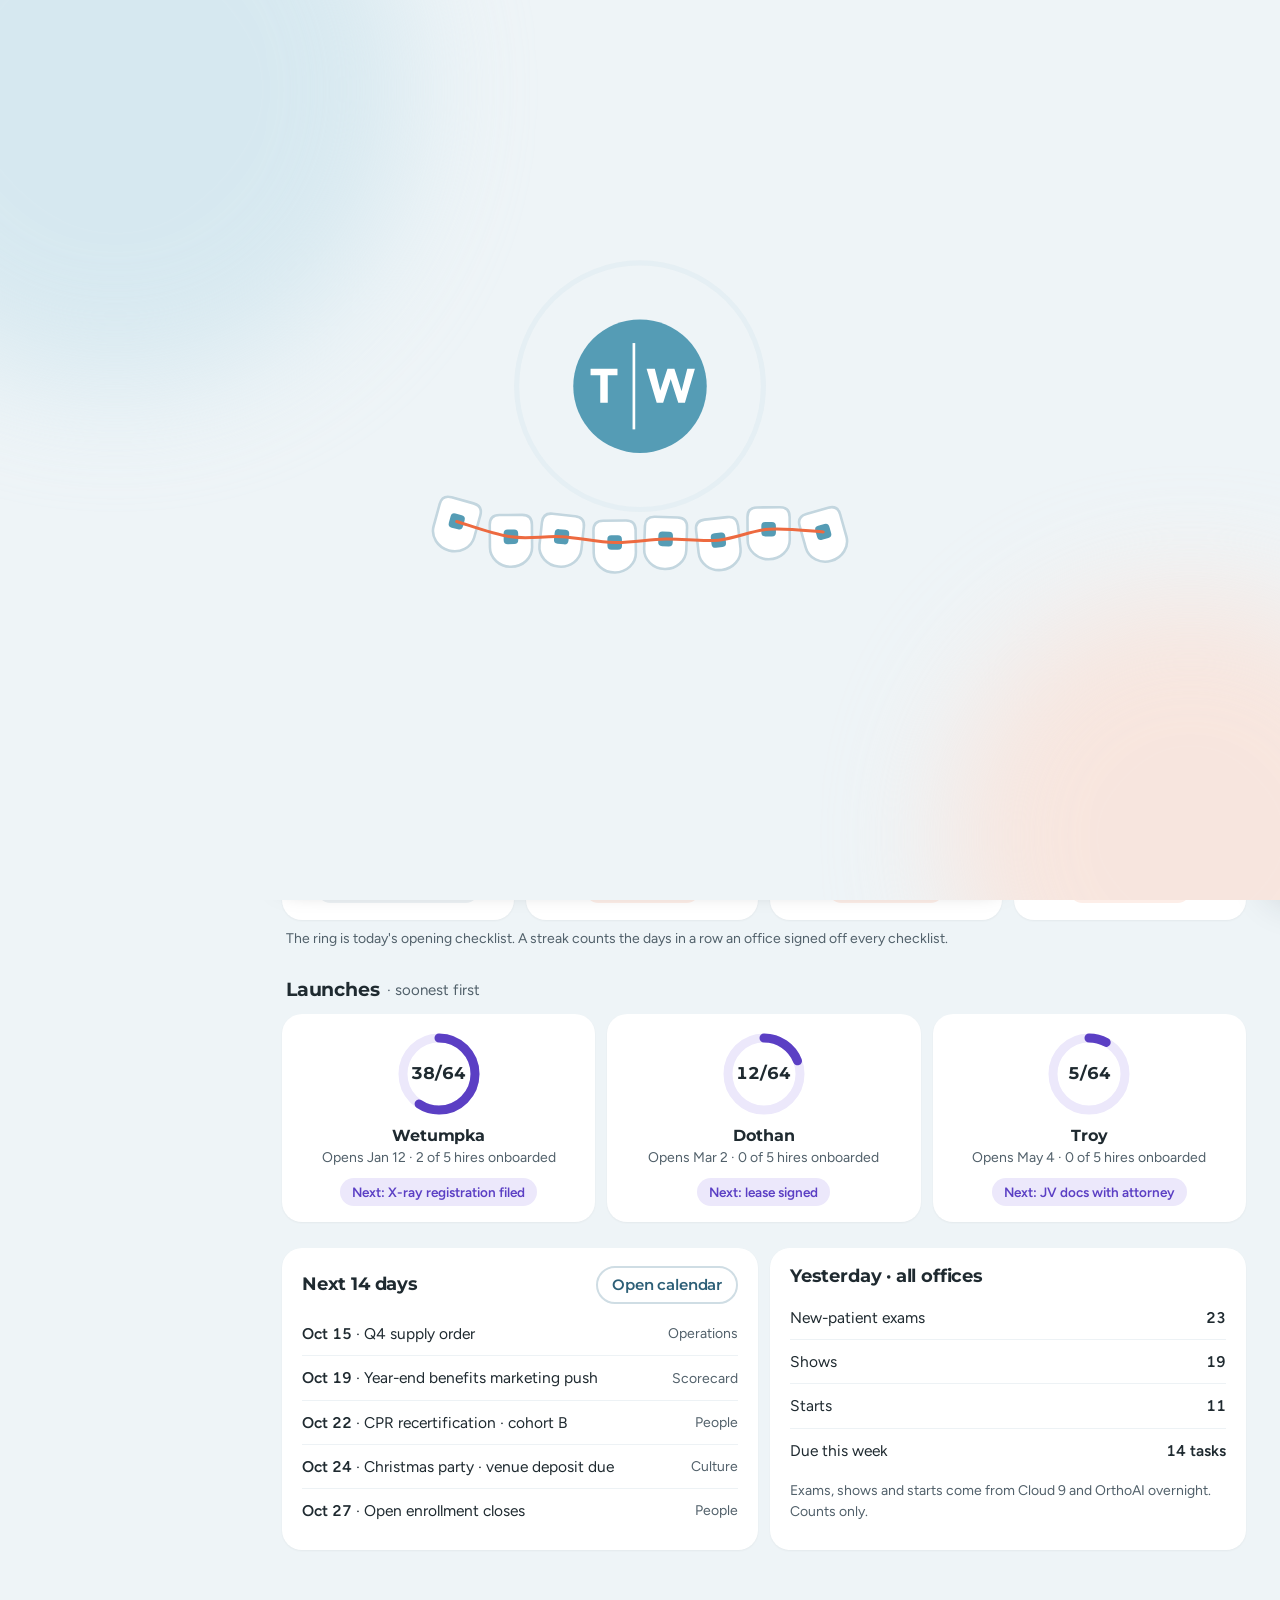
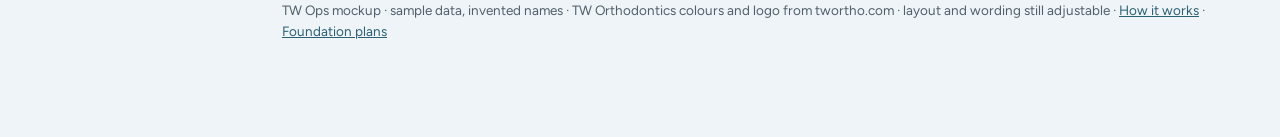
<file: index.html>
<!DOCTYPE html>
<html lang="en">
<head>
<title>TW Ops · Command Center (mockup)</title>
<meta charset="UTF-8">
<meta name="viewport" content="width=device-width, initial-scale=1">
<link href="https://fonts.googleapis.com/css2?family=Montserrat:wght@600;700&family=Figtree:wght@400;500;600&display=swap" rel="stylesheet">
<link rel="icon" type="image/svg+xml" href="assets/tw-mark.svg">
<link rel="stylesheet" href="assets/styles.css?v=18">
<script src="assets/splash.js?v=18"></script>
<script src="assets/theme.js?v=18"></script>
</head>
<body>
<script>
window.PAGE = { id: 'command', title: 'Command Center', hood: [
  { what: 'Needs you today', how: 'The same "Needs you today" section the 6:30 AM brief opens with, live on screen. It is built from rows already in the database: a missed closing checklist, an overdue task that has escalated, an approval waiting, a card about to expire. When an item is handled it leaves the list, so the screen and the email never disagree.', svc: ['job','db','mail'] },
  { what: 'Nudge', how: 'One click sends a Slack direct message (email if the person has no Slack) to the task owner. The message is generated from the task name and office only, so it can never contain patient information. The nudge is logged in the audit trail.', svc: ['mail','db'] },
  { what: 'Offices, the one that needs you first', how: 'One office record per location. Adding Wetumpka is one row; every hub, report and permission follows from it. The list is sorted so the office that needs help is always first. Each card is a query filtered by the signed-in role: Savannah sees every office, an office lead sees their own. Change "View as" in the mockup bar to see it.', svc: ['db','auth'] },
  { what: '41 of 56 checklists done', how: 'Every tick on an office screen writes one sign-off row (who, when, which station, which office) to the database, through the role check. This number is a live count of today\'s rows across the offices this account may see. Nothing is emailed around.', svc: ['db','auth'] },
  { what: '6 overdue tasks', how: 'A scheduled job runs every 15 minutes, compares due dates to the clock, marks items overdue and escalates them: office lead first, then Savannah, then the owners, after the delays you decide. The escalation itself is a row in the database and a message from the mailroom.', svc: ['job','db','mail'] },
  { what: '3 certifications expiring in 60 days', how: 'The People hub stores each card\'s expiry date. A nightly job pulls everyone expiring within 90 days, adds them to the Practice Calendar reminders and to the next morning brief.', svc: ['job','db','mail'] },
  { what: 'Exams, shows and starts', how: 'A nightly job loads yesterday\'s counts per office from Cloud 9 and OrthoAI: through the vendor\'s connection where one is offered, through a scheduled export where it is not. Counts only. No patient name ever enters TW Ops.', svc: ['job','ext','db'] },
  { what: 'Next 14 days', how: 'Practice Calendar events with reminders set at 60, 30 and 7 days. The same rows produce the "reminders firing" section of the 6:30 AM brief.', svc: ['db','job'] }
]};
</script>
<div class="wrap">
  <div class="pagehead hero">
    <div>
      <div class="lbl">Wednesday, October 14</div>
      <h1>Good morning, Savannah</h1>
      <p class="lede" id="lede" aria-live="polite"><b>4 things need you today.</b> Everything else is on track.</p>
    </div>
    <div class="chips">
      <div class="chip"><b>41/56</b><span>checklists done <button class="uth" data-h="3"></button></span></div>
      <div class="chip"><b>6</b><span>overdue tasks <button class="uth" data-h="4"></button></span></div>
      <div class="chip"><b>23</b><span>exams yesterday <button class="uth" data-h="6"></button></span></div>
    </div>
  </div>

  <h2 class="sec" data-for="owners ops lead">Needs you today <button class="uth" data-h="0"></button> <a class="btn sm" href="#" style="margin-left:auto">+ New task</a></h2>
  <ul class="todo" id="todo" data-for="owners ops lead">
    <li class="s-bad" data-for="owners ops"><span class="ic" aria-hidden="true"><svg viewBox="0 0 24 24"><circle cx="12" cy="12" r="9"/><path d="M12 7.5v5.5M12 16.4v.1"/></svg></span>
      <div class="t"><b>Enterprise missed last night's closing checklist</b><span>Behind: 4 overdue tasks, the oldest is 4 days old</span></div>
      <div class="act"><a class="more" href="huddle.html?office=Enterprise">Open office</a><button class="btn pri" type="button" data-nudge="Marcus Pell">Nudge Marcus</button><button class="uth" data-h="1"></button></div></li>
    <li class="s-warn" data-for="owners ops"><span class="ic" aria-hidden="true"><svg viewBox="0 0 24 24"><circle cx="12" cy="12" r="9"/><path d="M12 7v5l3 2"/></svg></span>
      <div class="t"><b>Montgomery's sterilizer spore test is 2 days late</b><span>Late: weekly compliance item, held by Devon Ashby</span></div>
      <div class="act"><a class="more" href="compliance.html">See compliance</a><button class="btn pri" type="button" data-nudge="Devon Ashby">Nudge Devon</button></div></li>
    <li class="s-you" data-for="lead"><span class="ic" aria-hidden="true"><svg viewBox="0 0 24 24"><path d="M4 13l3-8h10l3 8v6H4z"/><path d="M4 13h5l1 2h4l1-2h5"/></svg></span>
      <div class="t"><b>Chloe Dunn asked for PTO</b><span>Nov 5 to Nov 6 · waiting on your approval</span></div>
      <div class="act"><a class="btn" href="people.html">Review</a></div></li>
    <li class="s-soon" data-for="lead"><span class="ic" aria-hidden="true"><svg viewBox="0 0 24 24"><rect x="3" y="5" width="18" height="16" rx="2"/><path d="M3 10h18M8 3v4M16 3v4"/></svg></span>
      <div class="t"><b>Amber Nix's CPR card expires Dec 9</b><span>Selma · inside the 60-day window</span></div>
      <div class="act"><a class="btn" href="people.html">See file</a></div></li>
    <li class="s-you" data-for="owners ops"><span class="ic" aria-hidden="true"><svg viewBox="0 0 24 24"><path d="M4 13l3-8h10l3 8v6H4z"/><path d="M4 13h5l1 2h4l1-2h5"/></svg></span>
      <div class="t"><b>2 PTO requests are waiting on your approval</b><span>From the People hub</span></div>
      <div class="act"><a class="btn" href="people.html">Review</a></div></li>
    <li class="s-soon" data-for="owners ops"><span class="ic" aria-hidden="true"><svg viewBox="0 0 24 24"><rect x="3" y="5" width="18" height="16" rx="2"/><path d="M3 10h18M8 3v4M16 3v4"/></svg></span>
      <div class="t"><b>3 certifications expire in the next 60 days</b><span>First is Tyler Boone's CPR card, Dec 2, Andalusia <button class="uth" data-h="5"></button></span></div>
      <div class="act"><a class="btn" href="people.html">See who</a></div></li>
  </ul>
  <p class="clear" id="clear" hidden>You are caught up. Nothing else needs you today.</p>

  <h2 class="sec"><span data-for="owners ops">Your offices</span><span data-for="lead inv team">All offices today</span> <span class="hint" data-for="owners ops">· the one that needs you comes first · tap to open its day</span> <button class="uth" data-h="2"></button></h2>
  <div class="offs">
    <a class="off" href="huddle.html?office=Enterprise" data-oc="Enterprise"><div class="ring r-bad"><svg viewBox="0 0 84 84" aria-hidden="true"><circle class="trk" cx="42" cy="42" r="36"/><circle class="val" cx="42" cy="42" r="36" stroke-dasharray="113 227"/></svg><b>6/12</b></div><h3>Enterprise</h3><small>Marcus Pell · Office manager</small><span class="pill bad">Behind · 4 overdue</span><div class="sk"><span class="streak none">Streak ended yesterday</span></div></a>
    <a class="off" href="huddle.html?office=Montgomery" data-oc="Montgomery"><div class="ring r-warn"><svg viewBox="0 0 84 84" aria-hidden="true"><circle class="trk" cx="42" cy="42" r="36"/><circle class="val" cx="42" cy="42" r="36" stroke-dasharray="170 227"/></svg><b>9/12</b></div><h3>Montgomery</h3><small>Devon Ashby · Lead</small><span class="pill warn">Needs attention · 2 overdue</span><div class="sk"><span class="streak"><svg viewBox="0 0 24 24" aria-hidden="true"><path d="M12 3c1 3.500 5 5.500 5 10a5 5 0 0 1-10 0c0-1.800.800-3 1.800-4 .200 1.600 1 2.500 2 2.800C10 9 10.500 5.500 12 3z"/></svg><span>3-day streak</span></span></div></a>
    <a class="off" href="huddle.html?office=Andalusia" data-oc="Andalusia"><div class="ring"><svg viewBox="0 0 84 84" aria-hidden="true"><circle class="trk" cx="42" cy="42" r="36"/><circle class="val" cx="42" cy="42" r="36" stroke-dasharray="207 227"/></svg><b>11/12</b></div><h3>Andalusia</h3><small>Renee Calloway · Lead</small><span class="pill ok">On track</span><div class="sk"><span class="streak"><svg viewBox="0 0 24 24" aria-hidden="true"><path d="M12 3c1 3.500 5 5.500 5 10a5 5 0 0 1-10 0c0-1.800.800-3 1.800-4 .200 1.600 1 2.500 2 2.800C10 9 10.500 5.500 12 3z"/></svg><span>6-day streak</span></span></div></a>
    <a class="off" href="huddle.html?office=Selma" data-oc="Selma"><div class="ring"><svg viewBox="0 0 84 84" aria-hidden="true"><circle class="trk" cx="42" cy="42" r="36"/><circle class="val" id="selRing" cx="42" cy="42" r="36" stroke-dasharray="170 227"/></svg><b id="selNum">9/12</b></div><h3>Selma</h3><small>Kara Whitfield · Lead</small><span class="pill ok">On track</span><div class="sk"><span class="streak"><svg viewBox="0 0 24 24" aria-hidden="true"><path d="M12 3c1 3.500 5 5.500 5 10a5 5 0 0 1-10 0c0-1.800.800-3 1.800-4 .200 1.600 1 2.500 2 2.800C10 9 10.500 5.500 12 3z"/></svg><span id="selStreak">14-day streak</span></span></div></a>
  </div>
  <p class="small muted" style="margin:8px 4px 0">The ring is today's opening checklist. A streak counts the days in a row an office signed off every checklist.</p>

  <h2 class="sec" data-for="owners ops">Launches <span class="hint">· soonest first</span></h2>
  <div class="offs three" data-for="owners ops">
    <a class="off" href="owners.html"><div class="ring r-launch"><svg viewBox="0 0 84 84" aria-hidden="true"><circle class="trk" cx="42" cy="42" r="36"/><circle class="val" cx="42" cy="42" r="36" stroke-dasharray="134 227"/></svg><b>38/64</b></div><h3>Wetumpka</h3><small>Opens Jan 12 · 2 of 5 hires onboarded</small><span class="pill launch">Next: X-ray registration filed</span></a>
    <a class="off" href="owners.html"><div class="ring r-launch"><svg viewBox="0 0 84 84" aria-hidden="true"><circle class="trk" cx="42" cy="42" r="36"/><circle class="val" cx="42" cy="42" r="36" stroke-dasharray="43 227"/></svg><b>12/64</b></div><h3>Dothan</h3><small>Opens Mar 2 · 0 of 5 hires onboarded</small><span class="pill launch">Next: lease signed</span></a>
    <a class="off" href="owners.html"><div class="ring r-launch"><svg viewBox="0 0 84 84" aria-hidden="true"><circle class="trk" cx="42" cy="42" r="36"/><circle class="val" cx="42" cy="42" r="36" stroke-dasharray="18 227"/></svg><b>5/64</b></div><h3>Troy</h3><small>Opens May 4 · 0 of 5 hires onboarded</small><span class="pill launch">Next: JV docs with attorney</span></a>
  </div>

  <div class="grid g2" style="margin-top:26px">
    <div class="card"><h2>Next 14 days <button class="uth" data-h="7"></button> <a class="btn sm" href="calendar.html" style="margin-left:auto">Open calendar</a></h2>
      <div class="row"><span><b>Oct 15</b> · Q4 supply order</span><span class="muted small">Operations</span></div>
      <div class="row"><span><b>Oct 19</b> · Year-end benefits marketing push</span><span class="muted small">Scorecard</span></div>
      <div class="row"><span><b>Oct 22</b> · CPR recertification · cohort B</span><span class="muted small">People</span></div>
      <div class="row"><span><b>Oct 24</b> · Christmas party · venue deposit due</span><span class="muted small">Culture</span></div>
      <div class="row"><span><b>Oct 27</b> · Open enrollment closes</span><span class="muted small">People</span></div></div>
    <div class="card"><h2>Yesterday · all offices</h2>
      <div class="row"><span>New-patient exams</span><b>23</b></div>
      <div class="row"><span>Shows</span><b>19</b></div>
      <div class="row"><span>Starts</span><b>11</b></div>
      <div class="row"><span>Due this week</span><b>14 tasks</b></div>
      <p class="small muted">Exams, shows and starts come from Cloud 9 and OrthoAI overnight. Counts only.</p></div>
  </div>
</div>
<script src="assets/app.js?v=18"></script>
<script>
(function () {
  var list = document.getElementById('todo'), lede = document.getElementById('lede'), clear = document.getElementById('clear'), role = window.TW.role;
  // One database: what the Selma lead signs on Office day shows up here.
  // One database: what an office signs on Office day shows up here. Cards open that office's day,
  // or stay plain for a role that cannot open it (an office lead runs their own office only).
  var can = window.TW.officesFor(role).map(function (o) { return o.name; }), extra = 0;
  Array.prototype.forEach.call(document.querySelectorAll('[data-oc]'), function (card) {
    var name = card.getAttribute('data-oc'), o = window.TW.offices.filter(function (x) { return x.name === name; })[0], ck = window.TW.officeDone(name);
    extra += ck - o.done;
    card.querySelector('.val').setAttribute('stroke-dasharray', Math.round(226.2 * ck / 12) + ' 227'); card.querySelector('.ring b').textContent = ck + '/12';
    var sk = card.querySelector('.streak span'); if (sk && ck === 12 && o.streak) sk.textContent = (o.streak + 1) + '-day streak';
    if (can.indexOf(name) < 0) { card.removeAttribute('href'); card.classList.add('static'); }
  });
  var chip = document.querySelector('.chips .chip b'); if (chip) chip.textContent = (41 + extra) + '/56';
  var hi = document.querySelector('.pagehead.hero h1'), nm = window.TW.me.name;
  if (hi) hi.textContent = 'Good morning, ' + (nm.indexOf('Dr.') === 0 ? nm : nm.split(' ')[0]);
  function count() {
    if (!list) { lede.innerHTML = role === 'inv' ? '<b>Here is how every office is doing today.</b> Supply budgets are in Operations.' : '<b>Here is how every office is doing today.</b> Your own day is on Office day.'; return; }
    var n = list.querySelectorAll('li:not(.done)').length;
    lede.innerHTML = n ? '<b>' + n + (n === 1 ? ' thing needs' : ' things need') + ' you today.</b> Everything else is on track.' : '<b>You are caught up.</b> Every office is covered.';
    clear.hidden = n !== 0;
  }
  count();
  if (list) Array.prototype.forEach.call(list.querySelectorAll('[data-nudge]'), function (b) {
    b.addEventListener('click', function () {
      var li = b.closest('li'); if (li.classList.contains('done')) return;
      li.classList.add('done'); b.classList.remove('pri'); b.textContent = 'Nudged'; b.disabled = true; window.TW.celebrate(b);
      window.TW.say('Nudge sent to ' + b.getAttribute('data-nudge') + '. In the real build it goes out on Slack and is logged.');
      count();
    });
  });
})();
</script>
</body>
</html>
</file>
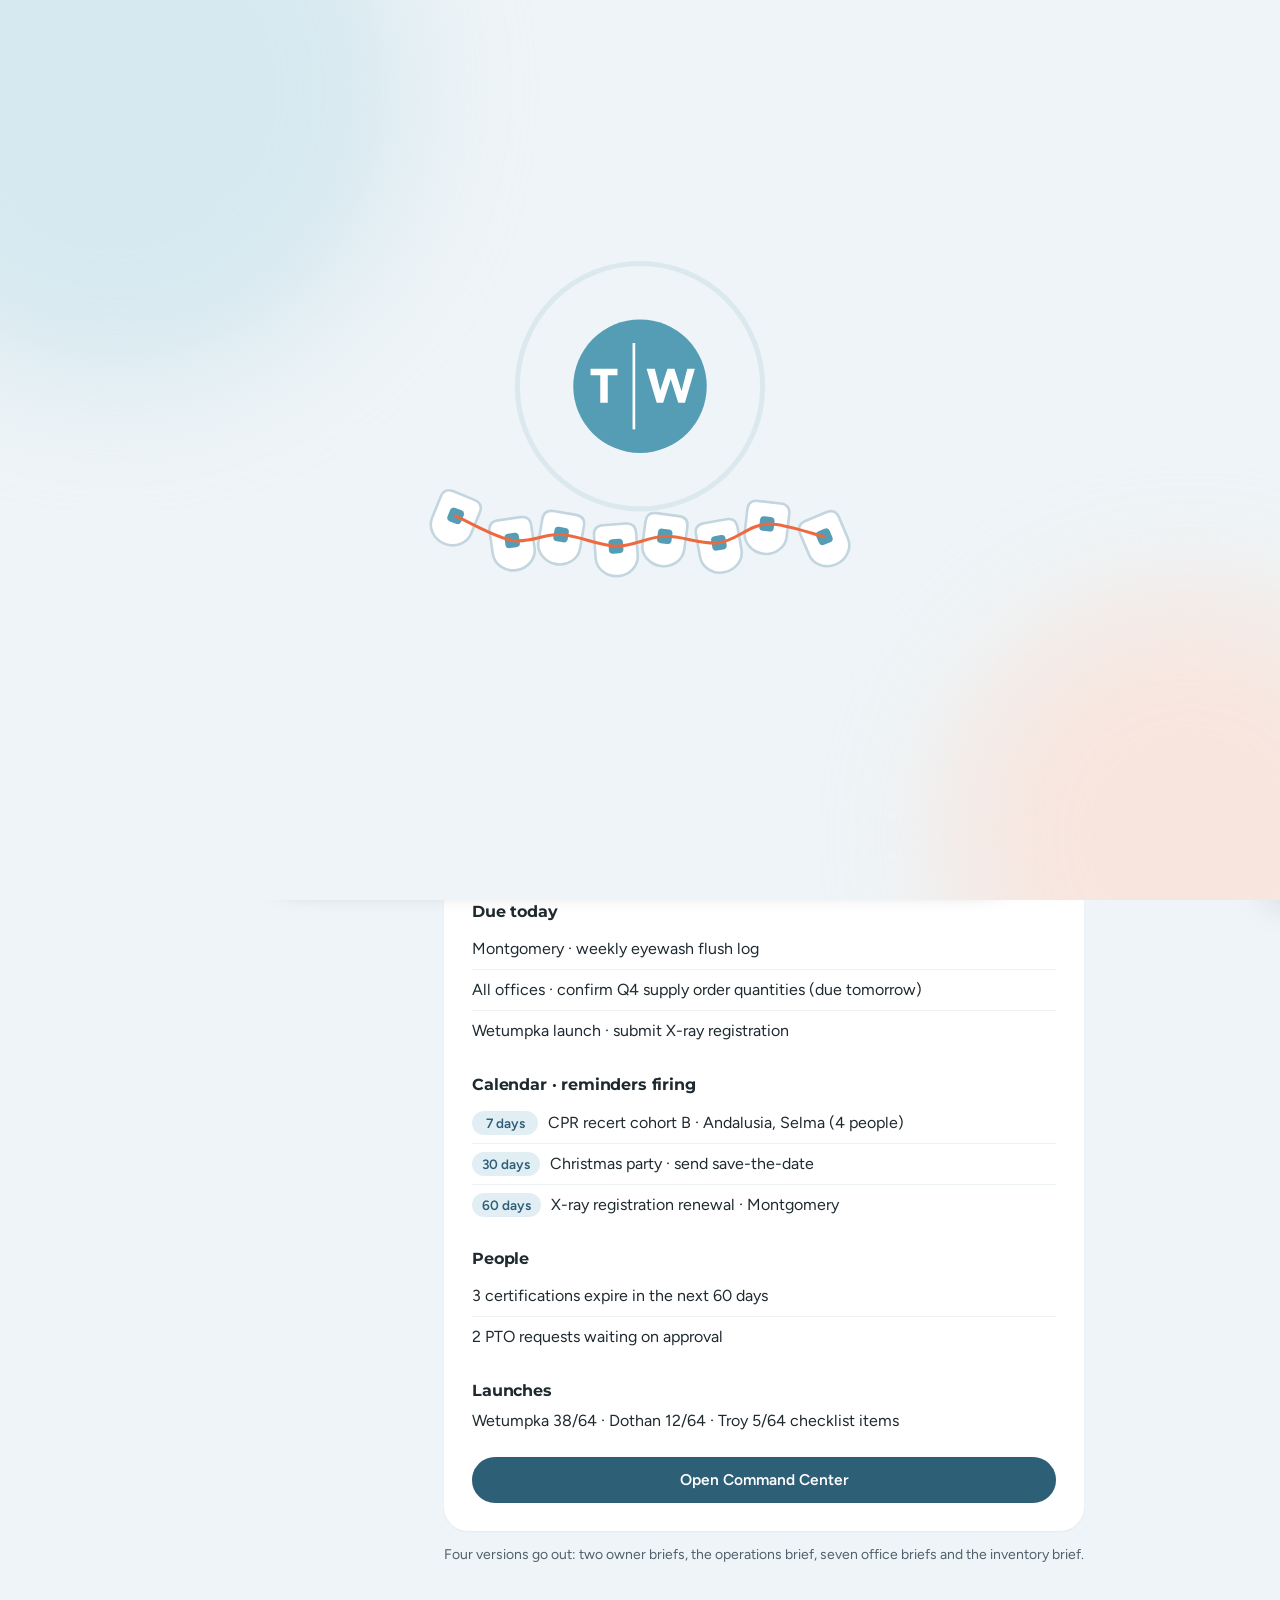
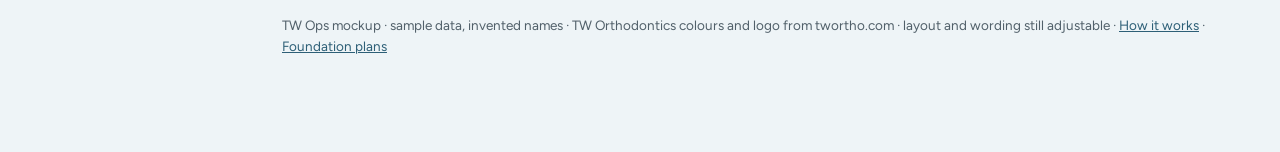
<file: brief.html>
<!DOCTYPE html>
<html lang="en">
<head>
<meta charset="UTF-8">
<meta name="viewport" content="width=device-width, initial-scale=1">
<title>TW Ops · 6:30 AM brief (mockup)</title>
<link href="https://fonts.googleapis.com/css2?family=Montserrat:wght@600;700&family=Figtree:wght@400;500;600&display=swap" rel="stylesheet">
<link rel="icon" type="image/svg+xml" href="assets/tw-mark.svg">
<link rel="stylesheet" href="assets/styles.css?v=18">
<script src="assets/splash.js?v=18"></script>
<script src="assets/theme.js?v=18"></script>
<style>
.inbox{display:grid;grid-template-columns:auto minmax(0,1fr) auto;align-items:center;gap:12px;background:#fff;border-radius:18px;box-shadow:var(--shadow);padding:12px 16px;max-width:640px;margin:0 auto 12px}
.inbox img{width:36px;height:36px;border-radius:50%}
.inbox b{display:block}
.inbox span.pv{display:block;color:var(--muted);font-size:14.5px;white-space:nowrap;overflow:hidden;text-overflow:ellipsis}
.inbox time{color:var(--muted);font-size:14px;white-space:nowrap}
.mail{max-width:640px;margin:0 auto;background:#fff;border-radius:24px;box-shadow:var(--shadow);padding:26px 28px 28px}
@media (max-width:560px){.mail{padding:20px 18px 22px}}
.mail .logo{height:36px;width:auto;display:block;margin-bottom:16px}
.mail h2{font-size:24px;margin:0 0 4px}
.mail .st{font-size:17px;margin:0 0 4px}
.mail h3{font-size:16px;margin:24px 0 8px;display:flex;align-items:center;gap:8px}
.mail .need{display:flex;flex-wrap:wrap;align-items:center;gap:8px 12px;border-radius:16px;padding:12px 14px;margin-top:8px}
.mail .need.r{background:var(--red-soft)} .mail .need.a{background:var(--amber-soft)}
.mail .need p{margin:0;flex:1 1 280px}
.mail .need a{font-weight:600;white-space:nowrap}
.mail .need.r a{color:var(--red)} .mail .need.a a{color:var(--amber)}
.mail table{font-size:15px}
.mail th,.mail td{padding:9px 8px}
.mail td.n,.mail th.n{text-align:right;font-variant-numeric:tabular-nums}
.mail{container-type:inline-size}
@container (max-width:520px){
  .ot,.ot tbody{display:block}
  .ot tr:first-child{display:none}
  .ot tr{display:grid;grid-template-columns:repeat(3,minmax(0,1fr));gap:2px 10px;padding:10px 0;border-bottom:1px solid var(--line2)}
  .ot tr:last-child{border-bottom:0}
  .ot td{display:block;border:0;padding:0}
  .ot td:nth-child(1){grid-column:1 / span 2}
  .ot td:nth-child(2){justify-self:end}
  .ot td.n{text-align:left;font-size:14.5px}
  .ot td.n::before{content:attr(data-l) " ";color:var(--muted)}
  .ot.lt td:nth-child(1){grid-column:1 / -1}
  .ot.lt td:nth-child(2){justify-self:start}
  .mail .streak{white-space:normal}
}
.mail ul{list-style:none;margin:0;padding:0}
.mail li{padding:8px 0;border-top:1px solid var(--line2);display:flex;gap:10px;align-items:baseline}
.mail li:first-child{border-top:0}
.mail li .d{flex:none;min-width:66px;font-size:13.5px;font-weight:600;color:var(--brand);background:var(--brand-soft);border-radius:999px;padding:2px 10px;text-align:center}
.mail .cta{margin-top:24px}
.mail .cta .btn{width:100%}
.versions{max-width:640px;margin:14px auto 0;text-align:center}
</style>
</head>
<body>
<script>
window.PAGE = { id: 'brief', title: '6:30 AM brief', hood: [
  { what: 'Sent at 6:30 AM, every day', how: 'A scheduled job runs at 6:30 AM Central. It reads yesterday\'s rows (checklists, overdue items, calendar reminders, People expirations, launch checklists) and builds one brief per recipient. Nobody writes this email.', svc: ['job','db'] },
  { what: 'Exams, shows, starts', how: 'Pulled from Cloud 9 and OrthoAI by the overnight job before the brief runs. Counts per office. No patient names, ever.', svc: ['job','ext'] },
  { what: 'From ops@twortho.com via Gmail', how: 'The mailroom sends through your Google Workspace Gmail, so it lands in the normal inbox, is covered by Google\'s agreement, and is searchable like any other email. Calendar reminders and escalation alerts also go out as they come due, rather than waiting for 6:30.', svc: ['mail','auth'] },
  { what: '"Needs you today" sentences', how: 'The AI desk turns the numbers into two plain sentences. It is a server-side call to the Claude API with only green data (counts, task names, office names). In Plan B it never sees patient information; in Plan A patient-level summaries are possible under Anthropic\'s agreement.', svc: ['ai'] },
  { what: 'Three versions of the brief', how: 'The same job builds the owner brief (adds P&amp;L and supply-budget flags), the ops brief, seven office briefs (one office plus today\'s huddle) and the inventory brief. Which version a person gets comes from their role in the directory. Change "View as" in the mockup bar to see each one.', svc: ['auth','db'] }
]};
</script>
<div class="wrap">
  <div class="pagehead"><div><div class="lbl">Morning email · 6:30 AM <button class="uth" data-h="0"></button></div><h1>Your morning brief</h1><div class="sub">This is the email each person gets. Change "View as" to see the other versions. <button class="uth" data-h="4"></button></div></div></div>

  <div class="inbox" aria-label="How it looks in the inbox"><img src="assets/tw-mark.svg" alt=""><span><b>TW Ops <button class="uth" data-h="2"></button></b>
    <span class="pv" data-for="ops">Ops brief · Wed Oct 14 · 1 office behind, 6 overdue</span>
    <span class="pv" data-for="owners">Owner brief · Wed Oct 14 · 1 office behind, 2 behind budget</span>
    <span class="pv" data-for="lead">Selma brief · Wed Oct 14 · on track, 1 thing due</span>
    <span class="pv" data-for="inv">Inventory brief · Wed Oct 14 · Q4 order due tomorrow</span></span><time>6:30 AM</time></div>

  <article class="mail">
    <img class="logo" src="assets/tw-logo.svg" alt="TW Orthodontics">

    <div data-for="ops owners">
      <h2 data-for="ops">Good morning, Savannah</h2><h2 data-for="owners">Good morning, Dr. Wood</h2>
      <p class="st"><b>2 things need you today.</b></p>
      <p class="muted" style="margin:0">3 offices on track · 1 needs attention · 1 behind · 3 launching</p>

      <h3>Needs you today <button class="uth" data-h="3"></button></h3>
      <div class="need r"><p><b>Enterprise is behind.</b> Yesterday's closing checklist was missed, and 4 tasks are overdue. The oldest is the equipment service follow-up, 4 days.</p><a href="huddle.html?office=Enterprise">Open Enterprise</a></div>
      <div class="need a"><p><b>Montgomery:</b> sterilizer spore test 2 days late.</p><a href="compliance.html">See compliance</a></div>

      <div data-for="owners"><h3>Owner flags</h3>
        <ul><li><span class="d">P&amp;L</span><span>September vs. budget: Enterprise −5%, Andalusia −2%. Selma and Montgomery are ahead.</span></li>
        <li><span class="d">Supplies</span><span>Enterprise has used 89% of its Q4 supply budget.</span></li></ul></div>

      <h3>Offices · yesterday <button class="uth" data-h="1"></button></h3>
      <div class="scroll"><table class="ot">
        <tr><th>Office</th><th>Status</th><th class="n">Checklists</th><th class="n">Exams</th><th class="n">Starts</th></tr>
        <tr><td><b>Enterprise</b></td><td><span class="cs late"><svg viewBox="0 0 24 24" aria-hidden="true"><circle cx="12" cy="12" r="9"/><path d="M12 7.5V13M12 16.4v.1"/></svg>Behind</span></td><td class="n" data-l="Checklists">6/12</td><td class="n" data-l="Exams">4</td><td class="n" data-l="Starts">1</td></tr>
        <tr><td><b>Montgomery</b></td><td><span class="cs due"><svg viewBox="0 0 24 24" aria-hidden="true"><circle cx="12" cy="12" r="9"/><path d="M12 7.5V12l3 2"/></svg>Attention</span></td><td class="n" data-l="Checklists">9/12</td><td class="n" data-l="Exams">5</td><td class="n" data-l="Starts">2</td></tr>
        <tr><td><b>Andalusia</b></td><td><span class="cs done"><svg viewBox="0 0 24 24" aria-hidden="true"><circle cx="12" cy="12" r="9"/><path d="M8.5 12.2l2.4 2.4 4.6-5"/></svg>On track</span></td><td class="n" data-l="Checklists">11/12</td><td class="n" data-l="Exams">6</td><td class="n" data-l="Starts">3</td></tr>
        <tr><td><b>Selma</b></td><td><span class="cs done"><svg viewBox="0 0 24 24" aria-hidden="true"><circle cx="12" cy="12" r="9"/><path d="M8.5 12.2l2.4 2.4 4.6-5"/></svg>On track</span></td><td class="n" data-l="Checklists">12/12</td><td class="n" data-l="Exams">7</td><td class="n" data-l="Starts">3</td></tr>
      </table></div>
      <p class="small muted" style="margin:6px 0 0">Exams and starts come from OrthoAI / Cloud 9 overnight.</p>

      <h3>Due today</h3>
      <ul><li><span>Montgomery · weekly eyewash flush log</span></li><li><span>All offices · confirm Q4 supply order quantities (due tomorrow)</span></li><li><span>Wetumpka launch · submit X-ray registration</span></li></ul>

      <h3>Calendar · reminders firing</h3>
      <ul><li><span class="d">7 days</span><span>CPR recert cohort B · Andalusia, Selma (4 people)</span></li><li><span class="d">30 days</span><span>Christmas party · send save-the-date</span></li><li><span class="d">60 days</span><span>X-ray registration renewal · Montgomery</span></li></ul>

      <h3>People</h3>
      <ul><li><span>3 certifications expire in the next 60 days</span></li><li><span>2 PTO requests waiting on approval</span></li></ul>

      <h3>Launches</h3>
      <p style="margin:0">Wetumpka 38/64 · Dothan 12/64 · Troy 5/64 checklist items</p>

      <div class="cta"><a class="btn pri" href="index.html" data-for="ops">Open Command Center</a><a class="btn pri" href="owners.html" data-for="owners">Open Owner's Desk</a></div>
    </div>

    <div data-for="lead">
      <h2>Good morning, Kara</h2>
      <p class="st"><b>Selma is on track.</b> One thing is due today.</p>
      <p style="margin:6px 0 0"><span class="streak"><svg viewBox="0 0 24 24" aria-hidden="true"><path d="M12 3c1 3.500 5 5.500 5 10a5 5 0 0 1-10 0c0-1.800.800-3 1.800-4 .200 1.600 1 2.500 2 2.800C10 9 10.500 5.500 12 3z"/></svg><span>14 days in a row of complete checklists</span></span></p>
      <h3>Today's huddle · 7:45 AM</h3>
      <ul><li><span class="d">Value</span><span>Own it</span></li><li><span class="d">PSA</span><span>Q4 supply counts due tomorrow</span></li><li><span class="d">Icebreaker</span><span>Best concert you have been to?</span></li><li><span class="d">Celebrate</span><span>Birthdays &amp; work anniversaries this week</span></li></ul>
      <h3>Selma · yesterday <button class="uth" data-h="1"></button></h3>
      <div class="scroll"><table class="ot lt"><tr><th>Status</th><th class="n">Checklists</th><th class="n">Exams</th><th class="n">Starts</th></tr><tr><td><span class="cs done"><svg viewBox="0 0 24 24" aria-hidden="true"><circle cx="12" cy="12" r="9"/><path d="M8.5 12.2l2.4 2.4 4.6-5"/></svg>On track</span></td><td class="n" data-l="Checklists">12/12</td><td class="n" data-l="Exams">7</td><td class="n" data-l="Starts">3</td></tr></table></div>
      <h3>Due today</h3>
      <ul><li><span>Confirm Q4 supply order quantities (due tomorrow)</span></li></ul>
      <h3>Calendar · reminders firing</h3>
      <ul><li><span class="d">7 days</span><span>CPR recert cohort B · Andalusia, Selma</span></li></ul>
      <div class="cta"><a class="btn pri" href="huddle.html">Open my office day</a></div>
    </div>

    <div data-for="inv">
      <h2>Good morning, Tasha</h2>
      <p class="st"><b>The Q4 supply order is due tomorrow.</b></p>
      <h3>Supply spend vs. budget · Q4</h3>
      <ul><li><span class="d">89%</span><span>Enterprise · $7,420 · close to budget</span></li><li><span class="d">74%</span><span>Montgomery · $5,960</span></li><li><span class="d">61%</span><span>Selma · $4,180</span></li><li><span class="d">58%</span><span>Andalusia · $3,870</span></li></ul>
      <p class="small muted" style="margin:6px 0 0">From Dentira overnight.</p>
      <h3>Due today</h3>
      <ul><li><span>All offices · confirm Q4 supply order quantities (due tomorrow)</span></li></ul>
      <div class="cta"><a class="btn pri" href="operations.html">Open Operations</a></div>
    </div>
  </article>
  <p class="small muted versions">Four versions go out: two owner briefs, the operations brief, seven office briefs and the inventory brief.</p>
</div>
<script src="assets/app.js?v=18"></script>
</body>
</html>
</file>
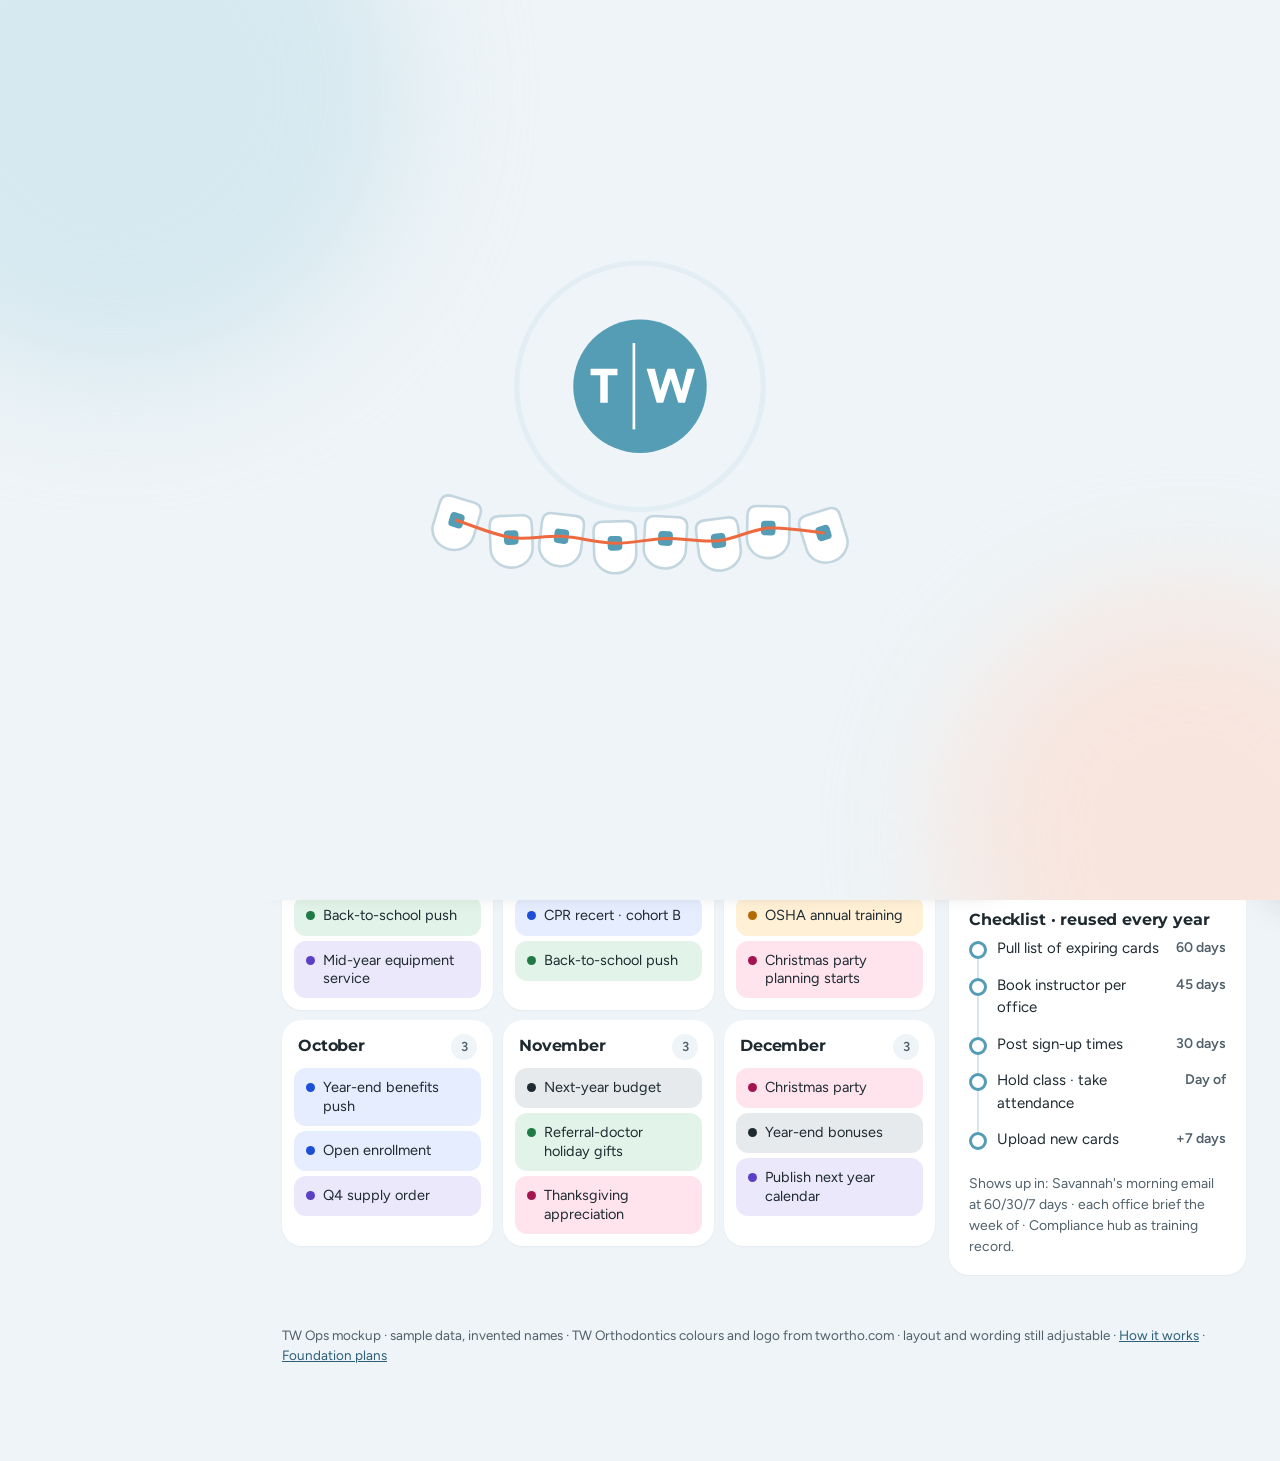
<file: calendar.html>
<!DOCTYPE html>
<html lang="en">
<head>
<meta charset="UTF-8">
<meta name="viewport" content="width=device-width, initial-scale=1">
<title>TW Ops · Practice Calendar (mockup)</title>
<link href="https://fonts.googleapis.com/css2?family=Montserrat:wght@600;700&family=Figtree:wght@400;500;600&display=swap" rel="stylesheet">
<link rel="icon" type="image/svg+xml" href="assets/tw-mark.svg">
<link rel="stylesheet" href="assets/styles.css?v=18">
<script src="assets/splash.js?v=18"></script>
<script src="assets/theme.js?v=18"></script>
<style>
.cu{display:grid;grid-template-columns:repeat(auto-fit,minmax(230px,1fr));gap:10px}
.cu-i{display:flex;align-items:center;gap:12px;background:#fff;border-radius:18px;padding:12px 14px;box-shadow:var(--shadow)}
.cu-d{flex:none;font-family:var(--title);font-weight:700;font-size:14.5px;color:var(--brand);background:var(--brand-soft);border-radius:14px;padding:10px 12px;min-width:74px;text-align:center}
.cu-i b{display:block}.cu-i small{color:var(--muted);font-size:14px}
.cal-bar{display:flex;flex-wrap:wrap;align-items:center;gap:10px 14px;margin:0 0 14px}
.seg{display:inline-flex;background:#fff;border-radius:999px;padding:4px;box-shadow:var(--shadow)}
.seg button{font:inherit;font-weight:600;font-size:15px;border:0;background:transparent;color:var(--muted);border-radius:999px;padding:0 18px;min-height:40px}
.seg button[aria-pressed="true"]{background:var(--brand);color:#fff}
.flt{display:flex;flex-wrap:wrap;align-items:center;gap:8px}
.flt .lab{font-size:14.5px;font-weight:600;color:var(--muted);margin-right:2px}
.fchip{font:inherit;font-size:14.5px;font-weight:600;display:inline-flex;align-items:center;gap:8px;border-radius:999px;min-height:38px;padding:0 14px 0 12px;border:2px solid transparent;background:#fff;color:var(--ink);box-shadow:var(--shadow)}
.fchip i{width:10px;height:10px;border-radius:50%;flex:none}
.fchip[aria-pressed="false"]{background:transparent;box-shadow:none;border-color:var(--line);color:var(--muted)}
.fchip[aria-pressed="false"] i{opacity:.35}
.cal{display:grid;grid-template-columns:minmax(0,2.2fr) minmax(290px,1fr);gap:14px;align-items:start}
@media (max-width:1080px){.cal{grid-template-columns:1fr}}
.months{display:grid;grid-template-columns:repeat(3,1fr);gap:10px}
.cal.wide{grid-template-columns:1fr}
@media (max-width:980px){.months{grid-template-columns:repeat(2,1fr)}}
@media (max-width:520px){.months{grid-template-columns:1fr}}
.mo{background:#fff;border-radius:20px;padding:14px 12px 12px;min-width:0;box-shadow:var(--shadow)}
.mo header{display:flex;align-items:baseline;justify-content:space-between;gap:8px;margin:0 4px 8px}
.mo header span{font-size:13px;font-weight:600;color:var(--muted);background:var(--bg);border-radius:999px;min-width:26px;height:26px;display:inline-grid;place-items:center;padding:0 8px;white-space:nowrap}
.mo.empty{box-shadow:none;background:transparent;outline:2px dashed var(--line);outline-offset:-2px}
.evt{font:inherit;font-size:14.5px;line-height:1.3;text-align:left;display:flex;align-items:flex-start;gap:8px;width:100%;border:2px solid transparent;border-radius:12px;padding:8px 10px;margin:5px 0 0;min-height:40px;color:var(--ink);cursor:pointer}
.evt i{width:9px;height:9px;border-radius:50%;flex:none;margin-top:5px}
.evt:hover{filter:brightness(.97)}
.evt[aria-pressed="true"]{border-color:var(--brand);box-shadow:0 0 0 3px var(--brand-soft)}
.c-p{background:#e6edff}.c-p i,.d-p{background:#1d4ed8}
.c-c{background:var(--amber-soft)}.c-c i,.d-c{background:#b46a00}
.c-mk{background:var(--green-soft)}.c-mk i,.d-mk{background:var(--green)}
.c-o{background:var(--violet-soft)}.c-o i,.d-o{background:var(--violet)}
.c-f{background:#e6eaed}.c-f i,.d-f{background:#1f2a30}
.c-k{background:#ffe4ee}.c-k i,.d-k{background:#a3154f}
/* month view */
.mgrid{background:#fff;border-radius:20px;box-shadow:var(--shadow);padding:14px;overflow-x:auto}
.mgrid h2{margin:2px 6px 12px}
.mtable{display:grid;grid-template-columns:repeat(7,minmax(0,1fr));gap:6px;min-width:720px}
.mtable .dow{font-size:13.5px;font-weight:600;color:var(--muted);padding:0 8px 2px}
.day{background:var(--bg);border-radius:14px;min-height:96px;padding:8px}
.day.out{background:transparent}
.day .n{font-weight:600;font-size:14.5px;display:inline-grid;place-items:center;min-width:28px;height:28px;border-radius:50%}
.day.today .n{background:var(--brand);color:#fff}
.day .evt{font-size:13.5px;padding:6px 8px;min-height:0;background-clip:padding-box}
/* list view */
.agenda{background:#fff;border-radius:20px;box-shadow:var(--shadow);padding:6px 18px 12px}
.agenda h3{margin:16px 0 4px;color:var(--brand)}
.agenda .evt{background:transparent;border-radius:12px;padding:10px 8px;margin:0;border-top:1px solid var(--line2);border-radius:0}
.agenda .evt:first-of-type{border-top:0}
.agenda .evt[aria-pressed="true"]{background:var(--brand-soft);border-radius:12px;box-shadow:none;border-color:transparent}
.agenda .evt span.cat{margin-left:auto;color:var(--muted);font-size:13.5px;white-space:nowrap}
/* detail */
.det{position:sticky;top:16px}
.det .cat{display:inline-flex;align-items:center;gap:8px;font-size:13.5px;font-weight:600;border-radius:999px;padding:4px 12px}
.det .cat i{width:9px;height:9px;border-radius:50%}
.det h2{font-size:20px;margin:10px 0 2px}
.rem{display:inline-flex;gap:6px}
.rem span{background:var(--brand-soft);color:var(--brand);font-weight:600;font-size:13.5px;border-radius:999px;padding:3px 10px}
.tl{list-style:none;margin:8px 0 0;padding:0}
.tl li{display:grid;grid-template-columns:18px 1fr auto;gap:10px;align-items:start;padding:0 0 14px;position:relative;font-size:15px}
.tl li::before{content:"";width:12px;height:12px;border-radius:50%;background:#fff;border:3px solid var(--brand-bright);margin-top:4px;z-index:1}
.tl li::after{content:"";position:absolute;left:8px;top:16px;bottom:-4px;width:2px;background:var(--line)}
.tl li:last-child::after{display:none}
.tl li b{font-weight:600;color:var(--muted);font-size:14px;white-space:nowrap}
.none{color:var(--muted);padding:18px 6px}
@media (max-width:1080px){.det{position:static}}
</style>
</head>
<body>
<script>
window.PAGE = { id: 'calendar', title: 'Practice Calendar', hood: [
  { what: 'Set once, repeats yearly', how: 'A yearly event is one row with a recurrence rule, an owner, the offices it applies to and a checklist template. The calendar you see is generated from those rows; nobody re-enters Christmas every year.', svc: ['db'] },
  { what: 'Reminders 60 · 30 · 7 days before', how: 'The night shift job checks every event each night and fires the reminders that are due: into the owner\'s morning brief, into each office brief the week of, and as a Slack nudge for the checklist step owner.', svc: ['job','mail'] },
  { what: 'Who\'s due, pulled from People', how: 'For CPR recertification the event does not hold names. It asks the People hub for anyone whose card expires within 90 days, so the list is always current and the event never goes stale.', svc: ['db','auth'] },
  { what: 'Proof of completion', how: 'Uploading the new CPR card saves the file to the person\'s employee file in the file vault (private storage, role-restricted), marks the step done and creates the training record in Compliance. One upload, three hubs updated.', svc: ['vault','db'] },
  { what: 'Who can edit', how: 'Owners and Savannah edit everything. An office lead edits their own office\'s events and sees all-office events. Team members see their own. The database enforces it.', svc: ['auth','db'] }
]};
</script>
<div class="wrap">
  <div class="pagehead"><div><div class="lbl" id="calLbl">Shared · 2027 plan</div><h1>Practice Calendar <button class="uth" data-h="0"></button></h1><div class="sub" data-for="owners ops lead">Every yearly event, set once. It repeats with reminders. Starter events shown: confirm dates.</div><div class="sub" data-for="inv team">The events that involve you.</div></div>
    <div data-for="owners ops lead"><a class="btn pri" href="#">+ Yearly event</a> <button class="uth" data-h="4"></button></div></div>

  <h2 class="sec">Coming up <span class="hint">· reminders going out now</span></h2>
  <div class="cu">
    <div class="cu-i"><span class="cu-d">7 days</span><span><b>CPR recert · cohort B</b><small>Andalusia, Selma · 4 people</small></span></div>
    <div class="cu-i"><span class="cu-d">30 days</span><span><b>Christmas party</b><small>Send the save-the-date</small></span></div>
    <div class="cu-i" data-for="owners ops"><span class="cu-d">60 days</span><span><b>X-ray registration renewal</b><small>Montgomery</small></span></div>
  </div>
  <h2 class="sec">The year</h2>

  <div class="cal-bar">
    <div class="seg" role="group" aria-label="Calendar view"><button type="button" data-view="year" aria-pressed="true">Year</button><button type="button" data-view="month" aria-pressed="false">Month</button><button type="button" data-view="list" aria-pressed="false">List</button></div>
    <div class="flt" role="group" aria-label="Show"><span class="lab">Show</span><span id="flt"></span></div>
  </div>

  <div class="cal">
    <div id="view" aria-live="polite"></div>
    <aside class="card det" id="det" aria-label="Event details"></aside>
  </div>
</div>
<script src="assets/app.js?v=18"></script>
<script>
(function () {
  var CATS = { p: 'People', c: 'Compliance', mk: 'Marketing', o: 'Operations', f: 'Owner / finance', k: 'Culture' };
  var MONTHS = ['January','February','March','April','May','June','July','August','September','October','November','December'];
  // The starter events from the Hub Map: [month, category, title]
  var EV = [
    [1,'f','Budget lock'],[1,'f','W-2 / 1099 filing'],[1,'k','Team kickoff & annual goals'],
    [2,'p','CPR recert · cohort A'],[2,'mk','Valentine referral-doctor touch'],
    [3,'c','HIPAA risk assessment · each office'],[3,'o','Spring break schedule plan'],
    [4,'p','Performance reviews'],[4,'p','Benefits renewal review'],
    [5,'o','AAO annual session'],[5,'p','Summer staffing plan'],
    [6,'f','Mid-year budget variance'],[6,'mk','Back-to-school campaign build'],
    [7,'mk','Back-to-school push'],[7,'o','Mid-year equipment service'],
    [8,'p','CPR recert · cohort B'],[8,'mk','Back-to-school push'],
    [9,'c','OSHA annual training'],[9,'k','Christmas party planning starts'],
    [10,'p','Year-end benefits push'],[10,'p','Open enrollment'],[10,'o','Q4 supply order'],
    [11,'f','Next-year budget'],[11,'mk','Referral-doctor holiday gifts'],[11,'k','Thanksgiving appreciation'],
    [12,'k','Christmas party'],[12,'f','Year-end bonuses'],[12,'o','Publish next year calendar']
  ].map(function (e, i) { return { id: 'y' + i, m: e[0], cat: e[1], t: e[2] }; });
  // "Own events" for team members and the inventory coordinator: the all-staff events, plus the supply and equipment ones for inventory
  var role = window.TW.role, selfRole = role === 'team' || role === 'inv';
  var ALLSTAFF = ['Team kickoff & annual goals', 'CPR recert · cohort A', 'CPR recert · cohort B', 'Performance reviews', 'OSHA annual training', 'Open enrollment', 'Thanksgiving appreciation', 'Christmas party'];
  var INV = ['Q4 supply order', 'Mid-year equipment service'];
  if (selfRole) EV = EV.filter(function (e) { return ALLSTAFF.indexOf(e.t) !== -1 || (role === 'inv' && INV.indexOf(e.t) !== -1); });
  // This month's dated items, the same five the Command Center lists under "Next 14 days"
  var OCT_ALL = [ { id: 'd15', d: 15, cat: 'o', t: 'Q4 supply order', where: 'Operations · All offices' }, { id: 'd19', d: 19, cat: 'mk', t: 'Year-end benefits marketing push', where: 'Scorecard · All offices' },
    { id: 'd22', d: 22, cat: 'p', t: 'CPR recertification · cohort B', where: 'People · Andalusia, Selma' }, { id: 'd24', d: 24, cat: 'k', t: 'Christmas party · venue deposit due', where: 'Culture · All offices' },
    { id: 'd27', d: 27, cat: 'p', t: 'Open enrollment closes', where: 'People · All offices' } ];
  var OCT = !selfRole ? OCT_ALL : OCT_ALL.filter(function (e) { return e.cat === 'p' || e.cat === 'k' || (role === 'inv' && e.cat === 'o'); });
  var view = 'year', sel = 'y3', firstDraw = true, on = { p: true, c: true, mk: true, o: true, f: true, k: true };
  var $view = document.getElementById('view'), $det = document.getElementById('det'), $flt = document.getElementById('flt'), $lbl = document.getElementById('calLbl');
  function esc(s) { return s.replace(/&/g, '&amp;'); }
  function btn(e, extra) { return '<button type="button" class="evt c-' + e.cat + '" data-id="' + e.id + '" aria-pressed="' + (e.id === sel) + '"><i></i><span>' + esc(e.t) + '</span>' + (extra || '') + '</button>'; }
  function drawFilters() {
    $flt.innerHTML = Object.keys(CATS).map(function (k) { return '<button type="button" class="fchip" data-cat="' + k + '" aria-pressed="' + on[k] + '"><i class="d-' + k + '"></i>' + CATS[k] + '</button>'; }).join(' ');
  }
  function drawYear() {
    $lbl.textContent = 'Shared · 2027 plan';
    $view.innerHTML = '<div class="months">' + MONTHS.map(function (name, i) {
      var list = EV.filter(function (e) { return e.m === i + 1 && on[e.cat]; });
      return '<section class="mo' + (list.length ? '' : ' empty') + '"><header><h3>' + name + '</h3><span title="' + list.length + (list.length === 1 ? ' event' : ' events') + ' shown">' + list.length + '</span></header>' + list.map(function (e) { return btn(e); }).join('') + '</section>';
    }).join('') + '</div>';
  }
  function drawMonth() {
    $lbl.textContent = 'Shared · this month';
    var first = 4, days = 31, cells = '', d;          // October 1, 2026 is a Thursday
    ['Sun','Mon','Tue','Wed','Thu','Fri','Sat'].forEach(function (x) { cells += '<div class="dow">' + x + '</div>'; });
    for (d = 0; d < first; d++) cells += '<div class="day out"></div>';
    for (d = 1; d <= days; d++) {
      var list = OCT.filter(function (e) { return e.d === d && on[e.cat]; });
      cells += '<div class="day' + (d === 14 ? ' today' : '') + '"><span class="n"' + (d === 14 ? ' title="Today"' : '') + '>' + d + '</span>' + list.map(function (e) { return btn(e); }).join('') + '</div>';
    }
    $view.innerHTML = '<div class="mgrid"><h2>October 2026</h2><div class="mtable">' + cells + '</div></div>';
  }
  function drawList() {
    $lbl.textContent = 'Shared · 2027 plan';
    var out = '';
    MONTHS.forEach(function (name, i) {
      var list = EV.filter(function (e) { return e.m === i + 1 && on[e.cat]; });
      if (list.length) out += '<h3>' + name + '</h3>' + list.map(function (e) { return btn(e, '<span class="cat">' + CATS[e.cat] + '</span>'); }).join('');
    });
    $view.innerHTML = '<div class="agenda">' + (out || '<p class="none">Nothing to show. Turn a group back on above.</p>') + '</div>';
  }
  function find(id) { var all = EV.concat(OCT), i; for (i = 0; i < all.length; i++) if (all[i].id === id) return all[i]; return null; }
  function drawDetail() {
    var e = find(sel), h;
    if (!e) { $det.innerHTML = '<p class="none">Pick an event to see its details.</p>'; return; }
    h = '<span class="cat c-' + e.cat + '"><i class="d-' + e.cat + '"></i>' + CATS[e.cat] + '</span>';
    if (e.id === 'y3') {
      h += '<h2>CPR recertification · cohort A</h2><div class="small muted">Every February · repeats yearly</div>' +
        '<div class="row" style="margin-top:10px"><span>Owner</span><b>Savannah</b></div>' +
        '<div class="row"><span>Offices</span><b>All 7 · each office lead books its own session</b></div>' +
        '<div class="row"><span>Reminders <button class="uth" data-h="1"></button></span><span class="rem"><span>60</span><span>30</span><span>7</span></span></div>' +
        '<div class="row"><span>Who\'s due <button class="uth" data-h="2"></button></span><b>Pulled from People: anyone whose card expires within 90 days</b></div>' +
        '<div class="row"><span>Proof <button class="uth" data-h="3"></button></span><b>Upload card, saved to employee file</b></div>' +
        '<h3 style="margin:16px 0 0">Checklist · reused every year</h3>' +
        '<ol class="tl"><li><span>Pull list of expiring cards</span><b>60 days</b></li><li><span>Book instructor per office</span><b>45 days</b></li><li><span>Post sign-up times</span><b>30 days</b></li><li><span>Hold class · take attendance</span><b>Day of</b></li><li><span>Upload new cards</span><b>+7 days</b></li></ol>' +
        '<p class="small muted" style="margin-bottom:0">Shows up in: Savannah\'s morning email at 60/30/7 days · each office brief the week of · Compliance hub as training record.</p>';
    } else if (e.d) {
      h += '<h2>' + esc(e.t) + '</h2><div class="small muted">October ' + e.d + '</div><div class="row" style="margin-top:10px"><span>Where</span><b>' + esc(e.where) + '</b></div>' +
        '<p class="small muted" style="margin-bottom:0">Also listed under "Next 14 days" on the Command Center.</p>';
    } else {
      h += '<h2>' + esc(e.t) + '</h2><div class="small muted">Every ' + MONTHS[e.m - 1] + ' · repeats yearly</div>' +
        '<p class="small muted" style="margin:12px 0 0">Starter event. Owner, offices, reminders, proof and checklist are set when you confirm it. Open CPR recert · cohort A in February to see a finished one.</p>';
    }
    $det.innerHTML = h;
    Array.prototype.forEach.call($det.querySelectorAll('.uth'), function (b) {
      var i = parseInt(b.getAttribute('data-h'), 10); b.textContent = String(i + 1); b.type = 'button'; b.title = 'How this works in the real build';
      b.addEventListener('click', function (ev) { ev.preventDefault(); window.TW.open(i); });
    });
  }
  function draw() { document.querySelector('.cal').classList.toggle('wide', view === 'month'); (view === 'year' ? drawYear : view === 'month' ? drawMonth : drawList)(); drawDetail(); }
  document.querySelector('.seg').addEventListener('click', function (ev) {
    var b = ev.target.closest('button'); if (!b) return;
    view = b.getAttribute('data-view');
    Array.prototype.forEach.call(this.querySelectorAll('button'), function (x) { x.setAttribute('aria-pressed', String(x === b)); });
    if (view === 'month' && !(find(sel) || {}).d) sel = (OCT[0] || {}).id;
    if (view !== 'month' && (!find(sel) || find(sel).d)) sel = find('y3') ? 'y3' : (EV[0] || {}).id;
    draw();
  });
  $flt.addEventListener('click', function (ev) {
    var b = ev.target.closest('.fchip'); if (!b) return;
    var k = b.getAttribute('data-cat'); on[k] = !on[k]; drawFilters(); draw();
    var again = $flt.querySelector('[data-cat="' + k + '"]'); if (again) again.focus();
  });
  $view.addEventListener('click', function (ev) {
    var b = ev.target.closest('.evt'); if (!b) return;
    sel = b.getAttribute('data-id'); draw();
    var again = $view.querySelector('[data-id="' + sel + '"]'); if (again) again.focus();
    if (window.matchMedia('(max-width:1080px)').matches) $det.scrollIntoView({ block: 'start', behavior: window.matchMedia('(prefers-reduced-motion:reduce)').matches ? 'auto' : 'smooth' });
  });
  drawFilters(); draw();
})();
</script>
</body>
</html>
</file>
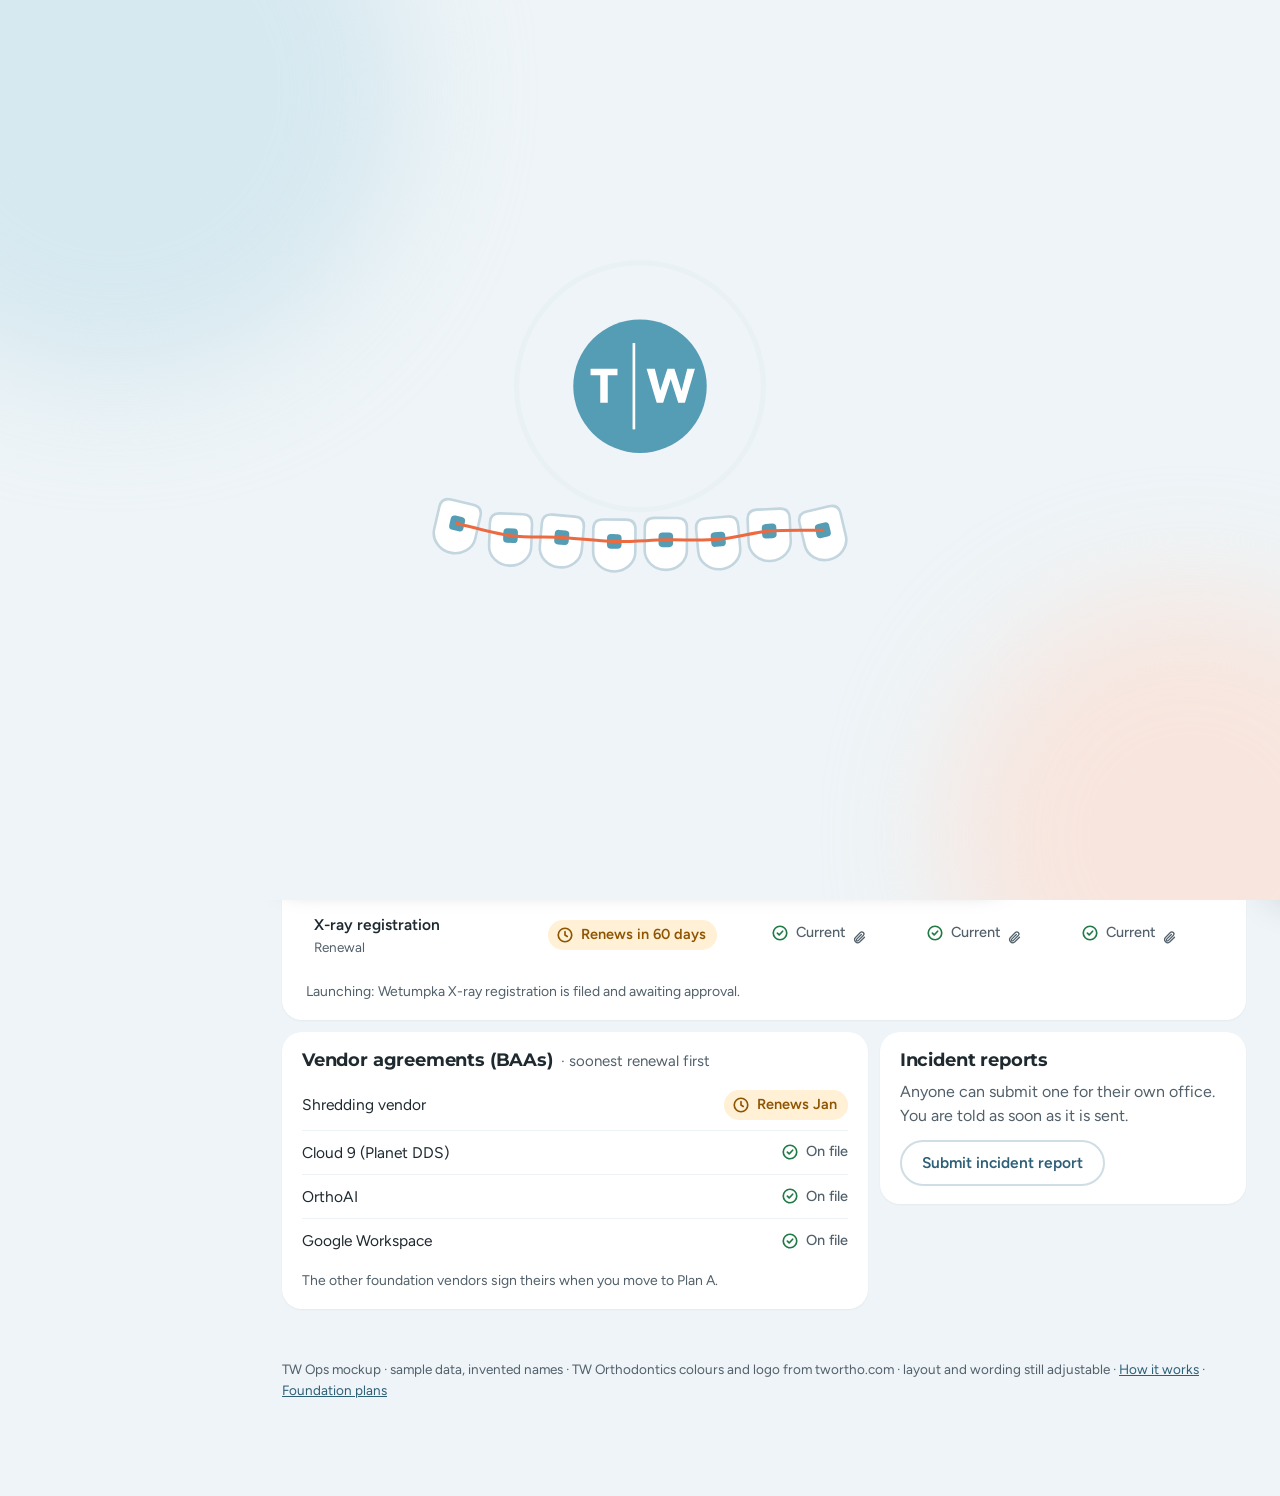
<file: compliance.html>
<!DOCTYPE html>
<html lang="en">
<head>
<meta charset="UTF-8">
<meta name="viewport" content="width=device-width, initial-scale=1">
<link href="https://fonts.googleapis.com/css2?family=Montserrat:wght@600;700&family=Figtree:wght@400;500;600&display=swap" rel="stylesheet">
<link rel="icon" type="image/svg+xml" href="assets/tw-mark.svg">
<link rel="stylesheet" href="assets/styles.css?v=18">
<script src="assets/splash.js?v=18"></script>
<script src="assets/theme.js?v=18"></script>
<title>TW Ops · Compliance (mockup)</title>
<style>
.stats{display:flex;flex-wrap:wrap;gap:8px}
.stat{background:#fff;border-radius:16px;padding:8px 14px;box-shadow:var(--shadow);font-size:14px;color:var(--muted)}
.stat b{font-family:var(--title);font-size:18px;color:var(--ink);margin-right:6px;font-variant-numeric:tabular-nums}
.stat.late b{color:var(--red)} .stat.soon b{color:var(--amber)}
.key{display:flex;flex-wrap:wrap;align-items:center;gap:6px 16px;font-size:14px;color:var(--muted);margin:0 4px 10px}
.key span{display:inline-flex;align-items:center;gap:6px}
.cm{width:100%;border-collapse:separate;border-spacing:0}
.cm th{font-size:14px;font-weight:600;color:var(--muted);text-align:left;padding:4px 12px 10px;border-bottom:1px solid var(--line2);vertical-align:bottom}
.cm th[scope="row"]{font-size:15.5px;color:var(--ink);padding:14px 12px;border-bottom:1px solid var(--line2);vertical-align:middle}
.cm th[scope="row"] small{display:block;font-weight:400;color:var(--muted);font-size:13.5px}
.cm td{padding:12px;border-bottom:1px solid var(--line2);vertical-align:middle}
.cm tr:last-child td,.cm tr:last-child th{border-bottom:0}
.cs{display:inline-flex;align-items:center;gap:7px;font-size:14.5px;font-weight:600;white-space:nowrap}
.cs svg{width:18px;height:18px;flex:none;fill:none;stroke:currentColor;stroke-width:2.200;stroke-linecap:round;stroke-linejoin:round}
.cs.done{color:var(--muted);font-weight:500} .cs.done svg{color:var(--green)}
.cs.due{color:var(--amber)} .cs.late{color:var(--red)}
.cs.late,.cs.due{border-radius:999px;padding:4px 11px 4px 8px}
.cs.late{background:var(--red-soft)} .cs.due{background:var(--amber-soft)}
.proof{display:inline-flex;vertical-align:middle;margin-left:6px;color:var(--muted)}
.proof svg{width:15px;height:15px;fill:none;stroke:currentColor;stroke-width:2;stroke-linecap:round;stroke-linejoin:round}
.cgrid{display:grid;grid-template-columns:minmax(0,1.6fr) minmax(0,1fr);gap:12px;align-items:start;margin-top:12px}
@media (max-width:980px){.cgrid{grid-template-columns:1fr}}
/* The grid follows the width of its card. Narrow card: one block per item, with the office named on each line. */
.cmc{container-type:inline-size}
@container (max-width:719px){
  .cm thead{position:absolute;left:-9999px}
  .cm,.cm tbody,.cm tr,.cm td,.cm th[scope="row"]{display:block;width:100%}
  .cm tr{border-bottom:1px solid var(--line2);padding:8px 0 10px}.cm tr:last-child{border-bottom:0}
  .cm td,.cm th[scope="row"]{border:0;padding:5px 6px}
  .cm td{display:flex;justify-content:space-between;align-items:center;gap:10px}
  .cm td[data-l]::before{content:attr(data-l);font-size:14.5px;color:var(--muted)}
}
</style>
</head>
<body>
<script>
window.PAGE = { id: 'compliance', title: 'Compliance', hood: [
  { what: 'Logs signed from the station', how: 'The sterilizer cycle log and spore test are checklist items on the Sterilization station. Whoever holds the station signs them on the office day screen; the row lands here with their name and the time. No separate logbook.', svc: ['db','auth'] },
  { what: 'Yearly items with proof', how: 'OSHA training, the HIPAA risk assessment per office, X-ray registrations and vendor agreement renewals are Practice Calendar events. Proof (a certificate, a signed form) is uploaded once to the file vault and linked here.', svc: ['vault','db','job'] },
  { what: 'Incident reports', how: 'Anyone can submit one for their own office. Savannah and owners see all. Savannah is notified as soon as one is submitted, not at 6:30.', svc: ['db','mail','auth'] },
  { what: 'Vendor BAAs and renewals', how: 'Every vendor that touches patient information is listed with its agreement date and renewal date, including the foundation vendors themselves. The calendar reminds 60 days out.', svc: ['db','job'] }
]};
</script>
<div class="wrap" id="cp"></div>
<script src="assets/app.js?v=18"></script>
<script>
(function () {
  var root = document.getElementById('cp');
  if (!root || root.querySelector('.locked-page')) return;
  var role = window.TW.role, me = window.TW.me, say = window.TW.say;
  var lead = role === 'lead', self = role === 'team' || role === 'inv';
  var ICON = { done: '<svg viewBox="0 0 24 24" aria-hidden="true"><circle cx="12" cy="12" r="9"/><path d="M8.500 12.200l2.400 2.400 4.600-5"/></svg>',
    due: '<svg viewBox="0 0 24 24" aria-hidden="true"><circle cx="12" cy="12" r="9"/><path d="M12 7.500V12l3 2"/></svg>',
    late: '<svg viewBox="0 0 24 24" aria-hidden="true"><circle cx="12" cy="12" r="9"/><path d="M12 7.500v5.500M12 16.400v.100"/></svg>',
    clip: '<svg viewBox="0 0 24 24" aria-hidden="true"><path d="M20 11.500l-7.800 7.800a5 5 0 0 1-7-7l8.200-8.200a3.300 3.300 0 0 1 4.700 4.700l-8.200 8.200a1.700 1.700 0 0 1-2.400-2.400l7.500-7.500"/></svg>' };
  // Offices in the order of who needs attention first. Sample data.
  var OFFICES = ['Montgomery', 'Selma', 'Andalusia', 'Enterprise'];
  var ROWS = [
    { t: 'Sterilizer spore test', f: 'Weekly · infection-control log', h: 0, c: { Montgomery: ['late', 'Late · 2 days'], Selma: ['due', 'Due Fri'], Andalusia: ['done', 'Done Tue'], Enterprise: ['done', 'Done Mon'] } },
    { t: 'OSHA annual training', f: 'Yearly', h: 1, c: { Montgomery: ['done', 'Done Sep'], Selma: ['done', 'Done Sep'], Andalusia: ['done', 'Done Sep'], Enterprise: ['done', 'Done Sep'] } },
    { t: 'HIPAA risk assessment', f: 'Yearly · per office', c: { Montgomery: ['done', 'Done Mar'], Selma: ['done', 'Done Mar'], Andalusia: ['done', 'Done Mar'], Enterprise: ['done', 'Done Mar'] } },
    { t: 'X-ray registration', f: 'Renewal', c: { Montgomery: ['due', 'Renews in 60 days'], Selma: ['done', 'Current'], Andalusia: ['done', 'Current'], Enterprise: ['done', 'Current'] } }
  ];
  function cell(c) { return '<span class="cs ' + c[0] + '">' + ICON[c[0]] + c[1] + '</span>' + (c[0] === 'done' ? '<span class="proof" title="Proof on file">' + ICON.clip + '</span>' : ''); }
  function wire(scope) {
    Array.prototype.forEach.call(scope.querySelectorAll('.uth'), function (b) {
      var i = parseInt(b.getAttribute('data-h'), 10); b.textContent = String(i + 1); b.type = 'button'; b.title = 'How this works in the real build';
      b.addEventListener('click', function (ev) { ev.preventDefault(); window.TW.open(i); });
    });
    Array.prototype.forEach.call(scope.querySelectorAll('a[href="#"]'), function (a) {
      a.addEventListener('click', function (e) { e.preventDefault(); say('Mockup: “' + a.textContent.trim() + '” works in the real build, not here.'); });
    });
  }
  var incident = '<a class="btn pri" href="#">Submit incident report</a> <button class="uth" data-h="2"></button>';

  // ---- Team members and the inventory coordinator ----
  if (self) {
    root.innerHTML = '<div class="pagehead"><div><div class="lbl">Compliance</div><h1>Compliance</h1><div class="sub">' + (role === 'team' ? 'Your assigned logs, and incident reports' : 'Incident reports') + '</div></div><div>' + incident + '</div></div>' +
      (role === 'team' ? '<div class="card"><h2>My assigned logs <button class="uth" data-h="0"></button></h2><p class="muted" style="margin:0">No logs are assigned to you this week. When you hold the Sterilization station, its cycle log and spore test show up here and on the office day screen.</p></div>' : '') +
      '<div class="card" style="margin-top:12px"><h2>Incident reports</h2><p class="muted" style="margin:0">Anyone can submit a report for their own office. It goes straight to Savannah.</p></div>';
    wire(root); return;
  }

  // ---- Owners, Savannah, office leads ----
  var offices = lead ? [me.office] : OFFICES;
  var late = [], soon = [], done = 0, total = 0;
  ROWS.forEach(function (r) { offices.forEach(function (o) { var c = r.c[o]; total++; if (c[0] === 'late') late.push([r, o, c]); else if (c[0] === 'due') soon.push([r, o, c]); else done++; }); });
  var needs = late.map(function (x) {
      return '<li class="s-bad"><span class="ic" aria-hidden="true">' + ICON.late + '</span><div class="t"><b>' + x[1] + '\'s ' + x[0].t.charAt(0).toLowerCase() + x[0].t.slice(1) + ' is 2 days late</b><span>' + x[0].f + ' · held by Devon Ashby this week</span></div><div class="act"><a class="btn pri" href="#">Nudge Devon</a></div></li>';
    }).join('') +
    soon.map(function (x) {
      return '<li class="s-warn"><span class="ic" aria-hidden="true">' + ICON.due + '</span><div class="t"><b>' + x[1] + ': ' + x[0].t + '</b><span>' + x[2][1] + ' · ' + x[0].f + '</span></div></li>';
    }).join('') +
    (lead ? '' : '<li class="s-warn"><span class="ic" aria-hidden="true">' + ICON.due + '</span><div class="t"><b>Shredding vendor agreement renews in January</b><span>Vendor BAA · the calendar reminds 60 days out</span></div></li>');
  root.innerHTML =
    '<div class="pagehead"><div><div class="lbl">Compliance · monthly / yearly</div><h1>Compliance</h1><div class="sub">' + (lead ? me.office + ' office' : 'Compliance lead · Savannah · all offices') + '</div></div>' +
    '<div><div class="stats"><span class="stat"><b>' + done + ' of ' + total + '</b>current</span>' + (late.length ? '<span class="stat late"><b>' + late.length + '</b>late</span>' : '') + '<span class="stat soon"><b>' + (soon.length + (lead ? 0 : 1)) + '</b>coming up</span></div> ' + incident + '</div></div>' +
    '<h2 class="sec">' + (late.length ? 'Needs you' : 'Coming up') + (late.length ? ' <span class="hint">· late first, then what is coming up</span>' : '') + '</h2>' +
    '<ul class="todo">' + needs + '</ul>' +
    '<h2 class="sec">' + (lead ? me.office + ', item by item' : 'Every office, item by item') + '</h2>' +
    '<div class="card cmc"><div class="key" aria-label="How to read this"><span class="cs done">' + ICON.done + 'Done or current</span><span class="cs due">' + ICON.due + 'Due or renewing</span><span class="cs late">' + ICON.late + 'Late</span><span><span class="proof" style="margin:0">' + ICON.clip + '</span>Proof on file</span></div>' +
    '<table class="cm"><thead><tr><th scope="col">Item</th>' + offices.map(function (o) { return '<th scope="col">' + o + '</th>'; }).join('') + '</tr></thead><tbody>' +
    ROWS.map(function (r) {
      return '<tr><th scope="row">' + r.t + (r.h !== undefined ? ' <button class="uth" data-h="' + r.h + '"></button>' : '') + '<small>' + r.f + '</small></th>' + offices.map(function (o) { return '<td data-l="' + o + '">' + cell(r.c[o]) + '</td>'; }).join('') + '</tr>';
    }).join('') + '</tbody></table>' +
    (lead ? '' : '<p class="small muted" style="margin:10px 4px 0">Launching: Wetumpka X-ray registration is filed and awaiting approval.</p>') + '</div>' +
    (lead ? '' : '<div class="cgrid"><div class="card"><h2>Vendor agreements (BAAs) <button class="uth" data-h="3"></button> <span class="hint">· soonest renewal first</span></h2>' +
      '<div class="row"><span>Shredding vendor</span><span class="cs due">' + ICON.due + 'Renews Jan</span></div>' +
      '<div class="row"><span>Cloud 9 (Planet DDS)</span><span class="cs done">' + ICON.done + 'On file</span></div>' +
      '<div class="row"><span>OrthoAI</span><span class="cs done">' + ICON.done + 'On file</span></div>' +
      '<div class="row"><span>Google Workspace</span><span class="cs done">' + ICON.done + 'On file</span></div>' +
      '<p class="small muted" style="margin-bottom:0">The other foundation vendors sign theirs when you move to Plan A.</p></div>' +
      '<div class="card"><h2>Incident reports</h2><p class="muted" style="margin:0 0 12px">Anyone can submit one for their own office. You are told as soon as it is sent.</p><a class="btn" href="#">Submit incident report</a></div></div>');
  wire(root);
})();
</script>
</body>
</html>
</file>
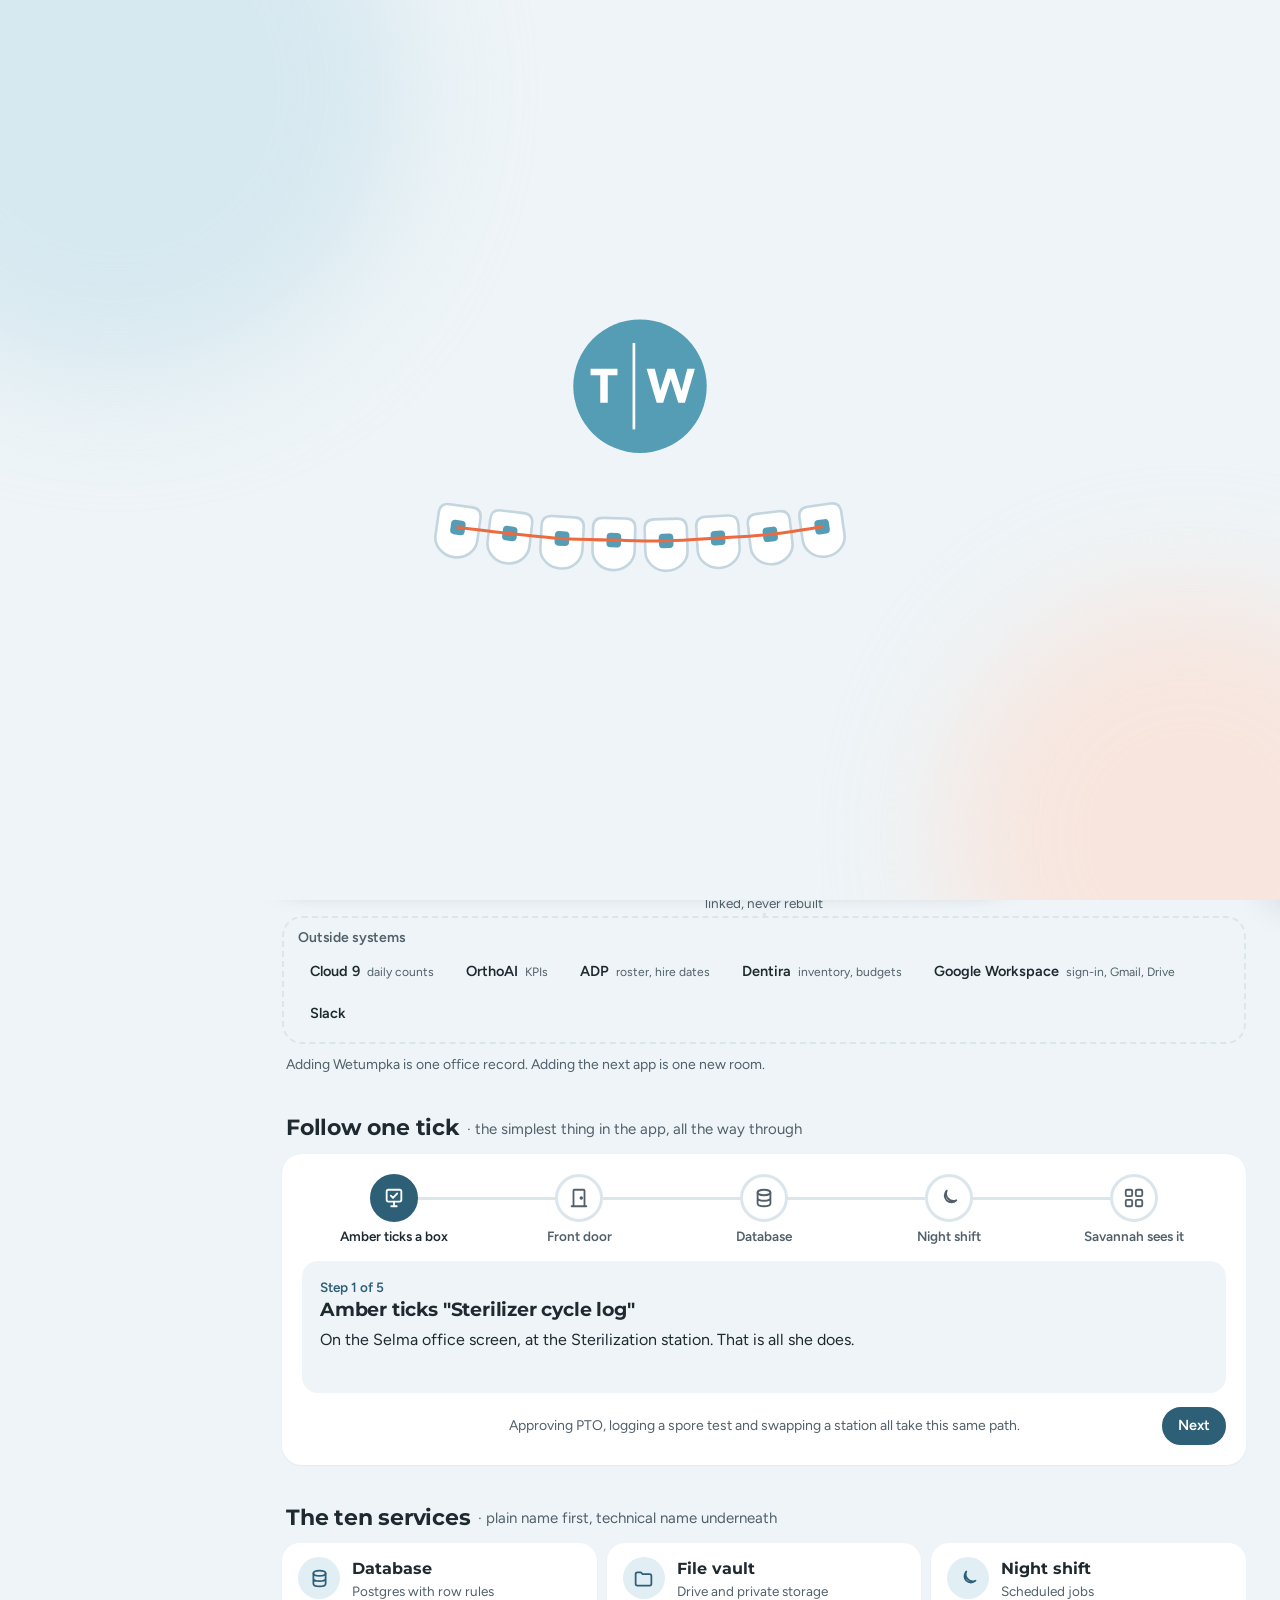
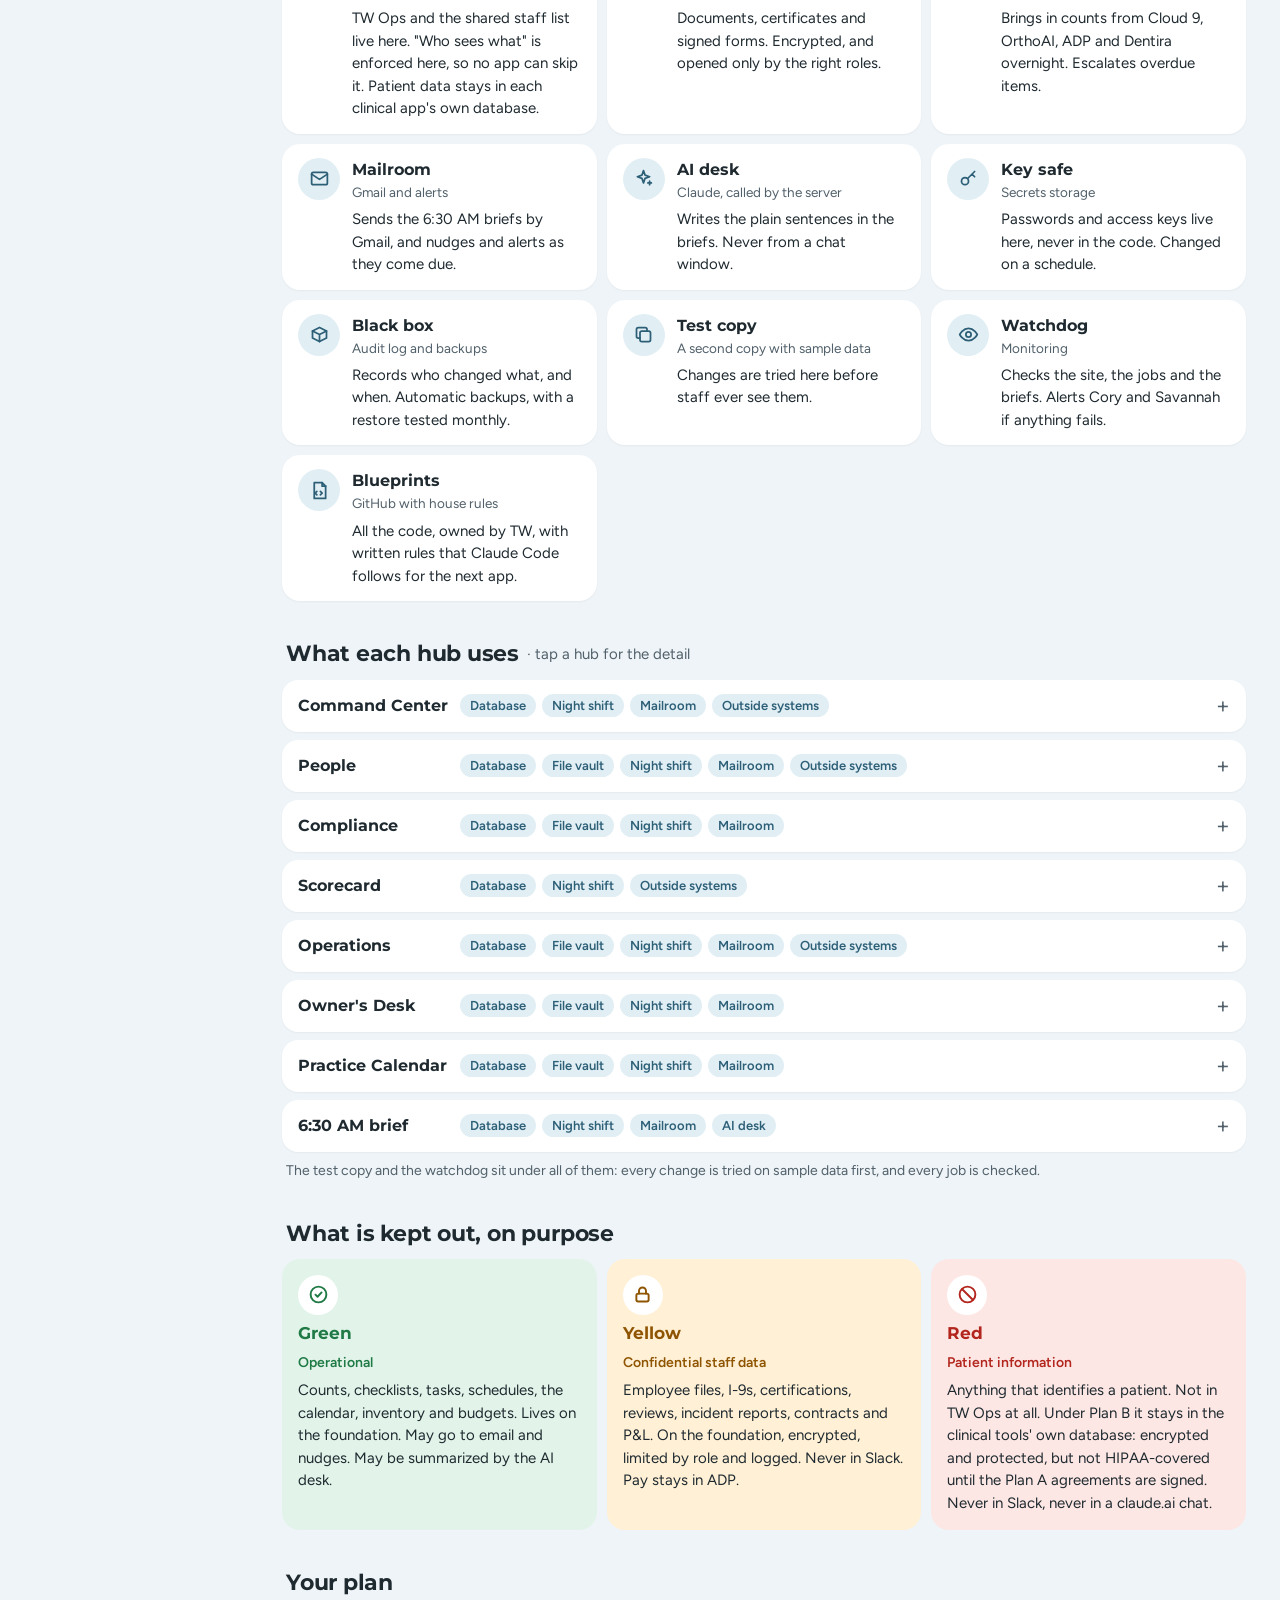
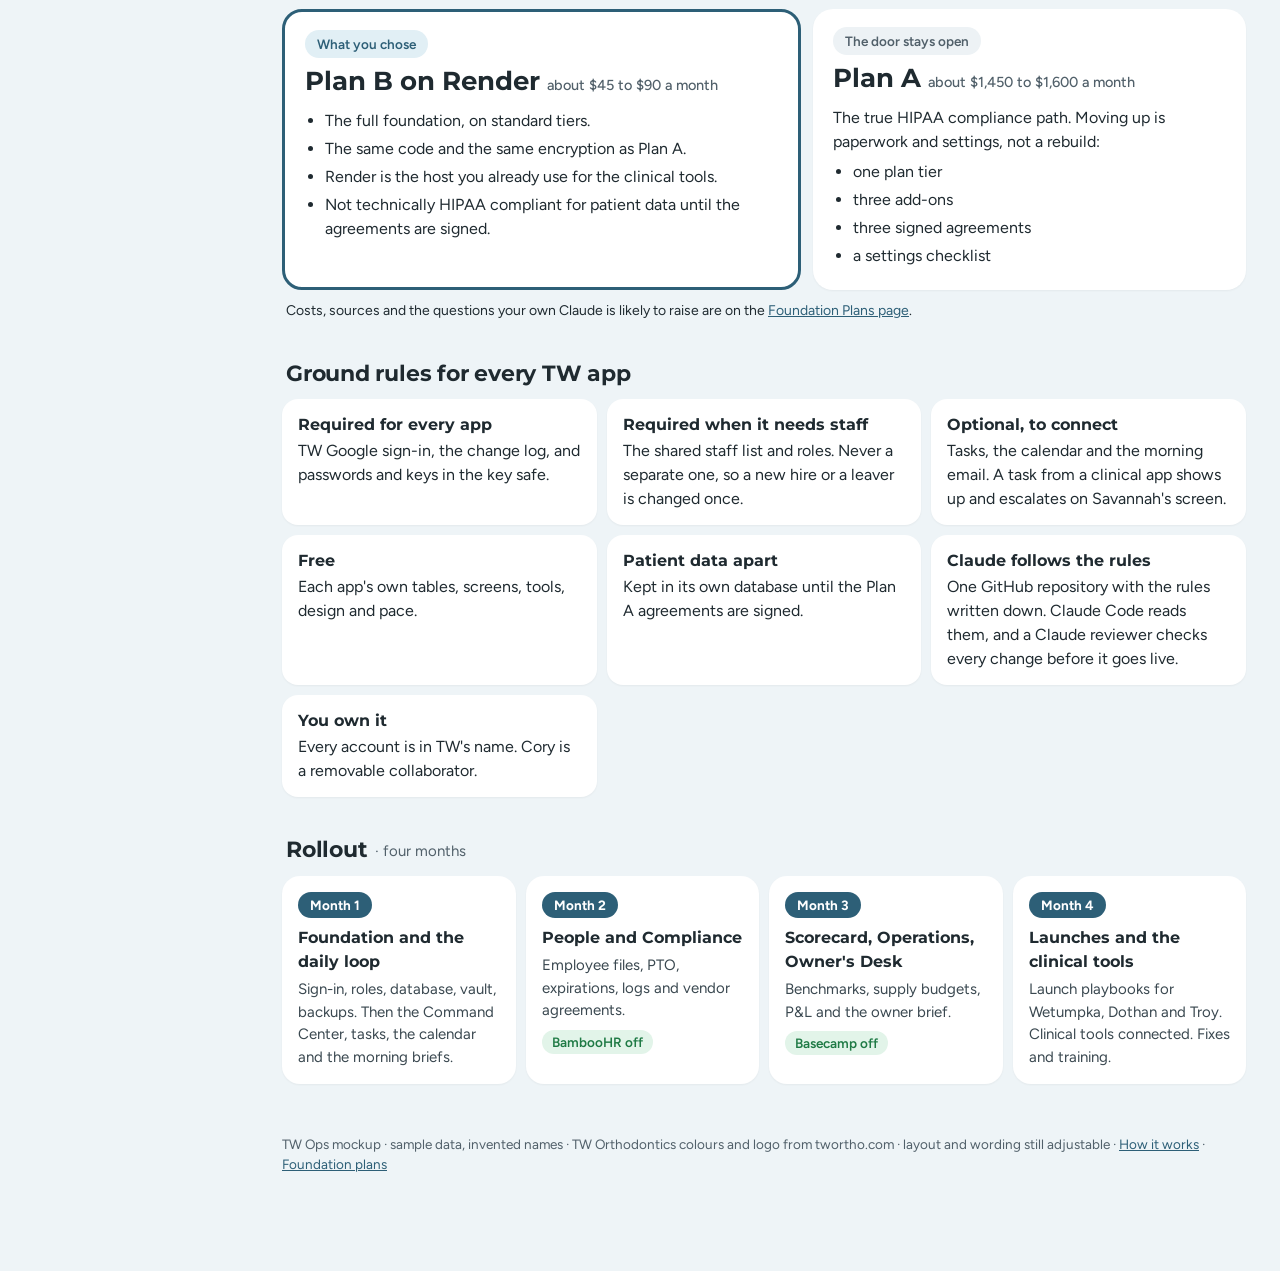
<file: how-it-works.html>
<!DOCTYPE html>
<html lang="en">
<head>
<meta charset="UTF-8">
<meta name="viewport" content="width=device-width, initial-scale=1">
<title>TW Ops · How it works underneath (mockup)</title>
<link href="https://fonts.googleapis.com/css2?family=Montserrat:wght@600;700&family=Figtree:wght@400;500;600&display=swap" rel="stylesheet">
<link rel="icon" type="image/svg+xml" href="assets/tw-mark.svg">
<link rel="stylesheet" href="assets/styles.css?v=18">
<script src="assets/splash.js?v=18"></script>
<script src="assets/theme.js?v=18"></script>
<style>
html{scroll-behavior:smooth}
@media (prefers-reduced-motion:reduce){html{scroll-behavior:auto}}
.hw h2.sec{margin-top:40px;font-size:22px;scroll-margin-top:16px}
.hw .intro{font-size:18px;max-width:62ch;margin:6px 0 0}
.jump{display:flex;flex-wrap:wrap;gap:8px;margin:16px 0 0}
.jump a{font-weight:600;font-size:14.5px;text-decoration:none;background:#fff;border-radius:999px;padding:0 14px;min-height:40px;display:inline-flex;align-items:center;box-shadow:var(--shadow);color:var(--brand)}
.jump a:hover{background:var(--brand-soft)}
.lay{display:grid;gap:0}
.band{background:#fff;border-radius:20px;padding:14px 16px;box-shadow:var(--shadow)}
.band h3{font-size:14px;font-family:var(--font);font-weight:600;color:var(--muted);margin:0 0 8px}
.band.found{border:3px solid var(--brand);box-shadow:none}
.band.found h3{color:var(--brand)}
.band.out{background:transparent;box-shadow:none;outline:2px dashed var(--line);outline-offset:-2px}
.join{height:26px;display:grid;place-items:center;color:var(--muted);font-size:13.5px;position:relative}
.join::before{content:"";position:absolute;left:50%;top:0;bottom:0;width:3px;margin-left:-1.5px;background:var(--line);z-index:0}
.join span{background:var(--bg);padding:0 10px;position:relative;z-index:1}
.lrow{display:flex;flex-wrap:wrap;gap:8px}
.lchip{display:inline-flex;align-items:center;gap:7px;background:var(--bg);border-radius:999px;padding:6px 12px;font-size:14.5px;font-weight:600}
.lchip small{font-weight:400;color:var(--muted)}
.lchip svg{width:16px;height:16px;fill:none;stroke:var(--brand);stroke-width:2;stroke-linecap:round;stroke-linejoin:round}
.apps{display:grid;grid-template-columns:repeat(3,1fr);gap:10px}
@media (max-width:760px){.apps{grid-template-columns:1fr}}
.app{background:var(--bg);border-radius:14px;padding:12px 14px}
.app b{display:block;font-family:var(--title)}.app small{color:var(--muted);font-size:14px}
.app.next{background:transparent;outline:2px dashed var(--line);outline-offset:-2px}
.walk{background:#fff;border-radius:20px;box-shadow:var(--shadow);padding:20px}
.wsteps{display:grid;grid-template-columns:repeat(5,1fr);position:relative;margin-bottom:16px}
.wsteps::before{content:"";position:absolute;left:10%;right:10%;top:23px;height:3px;background:var(--line)}
.wbtn{font:inherit;background:transparent;border:0;display:grid;justify-items:center;gap:6px;padding:0 2px;cursor:pointer;position:relative;color:var(--muted);font-size:13.5px;font-weight:600;text-align:center;line-height:1.25}
.wbtn .dot{width:48px;height:48px;border-radius:50%;background:#fff;border:3px solid var(--line);display:grid;place-items:center}
.wbtn svg{width:22px;height:22px;fill:none;stroke:currentColor;stroke-width:2;stroke-linecap:round;stroke-linejoin:round}
.wbtn.past .dot{border-color:var(--brand-bright);color:var(--brand)}
.wbtn[aria-current="step"]{color:var(--ink)}
.wbtn[aria-current="step"] .dot{background:var(--brand);border-color:var(--brand);color:#fff}
@media (max-width:640px){.wbtn span.t{display:none}.wbtn .dot{width:42px;height:42px}.wsteps::before{top:20px}}
.wpanel{background:var(--bg);border-radius:16px;padding:16px 18px;min-height:132px}
.wpanel .n{font-size:13.5px;font-weight:600;color:var(--brand)}
.wpanel h3{font-size:19px;margin:2px 0 6px}
.wpanel p{margin:0;max-width:64ch}
.wnav{display:flex;justify-content:space-between;align-items:center;gap:10px;margin-top:14px}
.svs{display:grid;grid-template-columns:repeat(auto-fill,minmax(min(280px,100%),1fr));gap:10px}
.svs>*,.why>*,.roll>*,.apps>*,.tl3>*,.plan2>*{min-width:0}
.sv{background:#fff;border-radius:18px;box-shadow:var(--shadow);padding:14px 16px;display:grid;grid-template-columns:auto 1fr;gap:12px;align-items:start}
.sv-ic{width:42px;height:42px;border-radius:50%;background:var(--brand-soft);color:var(--brand);display:grid;place-items:center}
.sv-ic svg{width:21px;height:21px;fill:none;stroke:currentColor;stroke-width:2;stroke-linecap:round;stroke-linejoin:round}
.sv b{display:block;font-family:var(--title);font-size:16px}
.sv small{display:block;color:var(--muted);font-size:13.5px}
.sv p{margin:6px 0 0;font-size:15px}
.hub{background:#fff;border-radius:16px;box-shadow:var(--shadow);margin-bottom:8px}
.hub summary{display:flex;flex-wrap:wrap;align-items:center;gap:8px 12px;padding:12px 16px;min-height:52px;cursor:pointer;list-style:none}
.hub summary::-webkit-details-marker{display:none}
.hub summary::after{content:"+";margin-left:auto;font-size:22px;color:var(--muted);line-height:1}
.hub[open] summary::after{content:"–"}
.hub summary b{font-family:var(--title);min-width:150px}
.hchips{display:flex;flex-wrap:wrap;gap:6px}
.hchips span{font-size:13px;font-weight:600;background:var(--brand-soft);color:var(--brand);border-radius:999px;padding:2px 10px}
.hub p{margin:0;padding:0 16px 14px;color:#3a4850}
.tl3{display:grid;grid-template-columns:repeat(3,1fr);gap:10px}
@media (max-width:820px){.tl3{grid-template-columns:1fr}}
.tl{border-radius:18px;padding:16px;display:grid;gap:6px;align-content:start}
.tl .hd-i{width:40px;height:40px;border-radius:50%;background:#fff;display:grid;place-items:center}
.tl svg{width:21px;height:21px;fill:none;stroke:currentColor;stroke-width:2.200;stroke-linecap:round;stroke-linejoin:round}
.tl b{font-family:var(--title);font-size:17px}
.tl small{font-weight:600;font-size:14px}
.tl p{margin:0;font-size:15px;color:var(--ink)}
.tl.g{background:var(--green-soft);color:var(--green)} .tl.y{background:var(--amber-soft);color:var(--amber)} .tl.r{background:var(--red-soft);color:var(--red)}
.plan2{display:grid;grid-template-columns:minmax(0,1.2fr) minmax(0,1fr);gap:12px}
@media (max-width:820px){.plan2{grid-template-columns:1fr}}
.pl{background:#fff;border-radius:20px;box-shadow:var(--shadow);padding:18px 20px}
.pl.mine{border:3px solid var(--brand);box-shadow:none}
.pl .price{font-family:var(--title);font-size:26px;font-weight:700;margin:4px 0 8px}
.pl .price small{font-family:var(--font);font-size:14.5px;font-weight:500;color:var(--muted)}
.pl ul{margin:0;padding-left:20px}.pl li{margin:4px 0}
.why{display:grid;grid-template-columns:repeat(auto-fill,minmax(min(300px,100%),1fr));gap:10px}
.why div{background:#fff;border-radius:16px;box-shadow:var(--shadow);padding:14px 16px}
.why b{display:block;font-family:var(--title);margin-bottom:2px}
.roll{display:grid;grid-template-columns:repeat(4,1fr);gap:10px;counter-reset:m}
@media (max-width:900px){.roll{grid-template-columns:1fr 1fr}}
@media (max-width:520px){.roll{grid-template-columns:1fr}}
.mo4{background:#fff;border-radius:18px;box-shadow:var(--shadow);padding:16px}
.mo4 .mn{display:inline-block;font-size:13.5px;font-weight:700;color:#fff;background:var(--brand);border-radius:999px;padding:3px 12px;margin-bottom:8px}
.mo4 b{display:block;font-family:var(--title);margin-bottom:4px}
.mo4 p{margin:0;font-size:15px;color:#3a4850}
.mo4 .gone{display:inline-block;margin-top:8px;font-size:13.5px;font-weight:600;color:var(--green);background:var(--green-soft);border-radius:999px;padding:2px 10px}
</style>
</head>
<body>
<script>
window.PAGE = { id: 'how', title: 'How it works', hood: [
  { what: 'This page', how: 'TW chose Plan B on Render. Everything on this page works the same way under Plan A; the plans differ only in vendor tiers, signed agreements and whether patient information is formally covered. The screens in this mockup show what the foundation will feed; their layout and wording are still adjustable.', svc: ['auth','db','vault','job','mail','ai'] }
]};
</script>
<div class="wrap hw">
  <div class="pagehead"><div><div class="lbl">How it works <button class="uth" data-h="0"></button></div><h1>One foundation under every TW app</h1>
    <p class="intro">TW Ops is the first app on it. Dr. Turner's apps come next. Every app follows a few ground rules: TW Google sign-in, the shared staff list when it needs staff, and the change log. Everything else is up to the app.</p>
    <nav class="jump" aria-label="On this page"><a href="#picture">The picture</a><a href="#tick">Follow one tick</a><a href="#services">The ten services</a><a href="#hubs">What each hub uses</a><a href="#out">What is kept out</a><a href="#plan">Your plan</a><a href="#rollout">Rollout</a></nav></div></div>
  <p class="small muted" style="margin:0 4px">The screens in this site are a mockup with sample data. What this page describes is the real plan underneath them.</p>

  <h2 class="sec" id="picture">The picture</h2>
  <div class="lay">
    <div class="band"><h3>People · 5 roles</h3><div class="lrow"><span class="lchip">Owners <small>Dr. Wood · Dr. Turner</small></span><span class="lchip">Director of Ops <small>Savannah</small></span><span class="lchip">Office leads <small>one per office</small></span><span class="lchip">Inventory coordinator</span><span class="lchip">Team members</span></div></div>
    <div class="join"><span>TW Google account · 2-step verification</span></div>
    <div class="band"><h3>Front door</h3><b>Sign in with Google Workspace.</b> TW accounts only. The home screen changes by role.</div>
    <div class="join"><span>the role check runs every time</span></div>
    <div class="band"><h3>Apps · rooms on the foundation</h3><div class="apps">
      <div class="app"><b>TW Ops · app 1</b><small>Six hubs, the calendar and the briefs. Counts only, no patient names. Replaces BambooHR and Basecamp.</small></div>
      <div class="app"><b>Clinical Tools · app 2</b><small>Dr. Turner's build, on Render today. Keeps patient information in its own database.</small></div>
      <div class="app next"><b>The next app</b><small>Whatever Dr. Turner builds next. Same front door, its own rooms.</small></div></div></div>
    <div class="join"><span>every app follows the ground rules</span></div>
    <div class="band found"><h3>The foundation · built once · each app uses what it needs</h3><div class="lrow"><span class="lchip"><svg viewBox="0 0 24 24" aria-hidden="true"><ellipse cx="12" cy="6" rx="7" ry="3"/><path d="M5 6v6c0 1.700 3.100 3 7 3s7-1.300 7-3V6M5 12v6c0 1.700 3.100 3 7 3s7-1.300 7-3v-6"/></svg>Database</span><span class="lchip"><svg viewBox="0 0 24 24" aria-hidden="true"><path d="M3 7a2 2 0 0 1 2-2h4l2 2h8a2 2 0 0 1 2 2v9a2 2 0 0 1-2 2H5a2 2 0 0 1-2-2z"/></svg>File vault</span><span class="lchip"><svg viewBox="0 0 24 24" aria-hidden="true"><path d="M20 14.500A8 8 0 0 1 9.500 4a7 7 0 1 0 10.500 10.500z"/></svg>Night shift</span><span class="lchip"><svg viewBox="0 0 24 24" aria-hidden="true"><rect x="3" y="5" width="18" height="14" rx="2"/><path d="M3 7l9 6 9-6"/></svg>Mailroom</span><span class="lchip"><svg viewBox="0 0 24 24" aria-hidden="true"><path d="M12 3l1.800 5.200L19 10l-5.200 1.800L12 17l-1.800-5.200L5 10l5.200-1.800z"/><path d="M19 15v4M17 17h4"/></svg>AI desk</span><span class="lchip"><svg viewBox="0 0 24 24" aria-hidden="true"><circle cx="8" cy="15" r="4"/><path d="M11 12l8-8M16 7l3 3"/></svg>Key safe</span><span class="lchip"><svg viewBox="0 0 24 24" aria-hidden="true"><path d="M4 8l8-4 8 4v8l-8 4-8-4z"/><path d="M4 8l8 4 8-4M12 12v8"/></svg>Black box</span><span class="lchip"><svg viewBox="0 0 24 24" aria-hidden="true"><rect x="8" y="8" width="12" height="12" rx="2"/><path d="M16 8V6a2 2 0 0 0-2-2H6a2 2 0 0 0-2 2v8a2 2 0 0 0 2 2h2"/></svg>Test copy</span><span class="lchip"><svg viewBox="0 0 24 24" aria-hidden="true"><path d="M2 12s3.600-7 10-7 10 7 10 7-3.600 7-10 7S2 12 2 12z"/><circle cx="12" cy="12" r="3"/></svg>Watchdog</span><span class="lchip"><svg viewBox="0 0 24 24" aria-hidden="true"><path d="M6 3h9l4 4v14H6z"/><path d="M15 3v4h4M9 13l-2 2 2 2M13 13l2 2-2 2"/></svg>Blueprints</span></div></div>
    <div class="join"><span>linked, never rebuilt</span></div>
    <div class="band out"><h3>Outside systems</h3><div class="lrow"><span class="lchip">Cloud 9 <small>daily counts</small></span><span class="lchip">OrthoAI <small>KPIs</small></span><span class="lchip">ADP <small>roster, hire dates</small></span><span class="lchip">Dentira <small>inventory, budgets</small></span><span class="lchip">Google Workspace <small>sign-in, Gmail, Drive</small></span><span class="lchip">Slack</span></div></div>
  </div>
  <p class="small muted" style="margin:10px 4px 0">Adding Wetumpka is one office record. Adding the next app is one new room.</p>

  <h2 class="sec" id="tick">Follow one tick <span class="hint">· the simplest thing in the app, all the way through</span></h2>
  <div class="walk">
    <div class="wsteps" id="wsteps" role="group" aria-label="Steps"></div>
    <div class="wpanel" id="wpanel" aria-live="polite"></div>
    <div class="wnav"><button class="btn sm" type="button" id="wprev">Back</button><span class="small muted">Approving PTO, logging a spore test and swapping a station all take this same path.</span><button class="btn sm pri" type="button" id="wnext">Next</button></div>
  </div>

  <h2 class="sec" id="services">The ten services <span class="hint">· plain name first, technical name underneath</span></h2>
  <div class="svs"><div class="sv"><span class="sv-ic"><svg viewBox="0 0 24 24" aria-hidden="true"><ellipse cx="12" cy="6" rx="7" ry="3"/><path d="M5 6v6c0 1.700 3.100 3 7 3s7-1.300 7-3V6M5 12v6c0 1.700 3.100 3 7 3s7-1.300 7-3v-6"/></svg></span><div><b>Database</b><small>Postgres with row rules</small><p>TW Ops and the shared staff list live here. "Who sees what" is enforced here, so no app can skip it. Patient data stays in each clinical app's own database.</p></div></div><div class="sv"><span class="sv-ic"><svg viewBox="0 0 24 24" aria-hidden="true"><path d="M3 7a2 2 0 0 1 2-2h4l2 2h8a2 2 0 0 1 2 2v9a2 2 0 0 1-2 2H5a2 2 0 0 1-2-2z"/></svg></span><div><b>File vault</b><small>Drive and private storage</small><p>Documents, certificates and signed forms. Encrypted, and opened only by the right roles.</p></div></div><div class="sv"><span class="sv-ic"><svg viewBox="0 0 24 24" aria-hidden="true"><path d="M20 14.500A8 8 0 0 1 9.500 4a7 7 0 1 0 10.500 10.500z"/></svg></span><div><b>Night shift</b><small>Scheduled jobs</small><p>Brings in counts from Cloud 9, OrthoAI, ADP and Dentira overnight. Escalates overdue items.</p></div></div><div class="sv"><span class="sv-ic"><svg viewBox="0 0 24 24" aria-hidden="true"><rect x="3" y="5" width="18" height="14" rx="2"/><path d="M3 7l9 6 9-6"/></svg></span><div><b>Mailroom</b><small>Gmail and alerts</small><p>Sends the 6:30 AM briefs by Gmail, and nudges and alerts as they come due.</p></div></div><div class="sv"><span class="sv-ic"><svg viewBox="0 0 24 24" aria-hidden="true"><path d="M12 3l1.800 5.200L19 10l-5.200 1.800L12 17l-1.800-5.200L5 10l5.200-1.800z"/><path d="M19 15v4M17 17h4"/></svg></span><div><b>AI desk</b><small>Claude, called by the server</small><p>Writes the plain sentences in the briefs. Never from a chat window.</p></div></div><div class="sv"><span class="sv-ic"><svg viewBox="0 0 24 24" aria-hidden="true"><circle cx="8" cy="15" r="4"/><path d="M11 12l8-8M16 7l3 3"/></svg></span><div><b>Key safe</b><small>Secrets storage</small><p>Passwords and access keys live here, never in the code. Changed on a schedule.</p></div></div><div class="sv"><span class="sv-ic"><svg viewBox="0 0 24 24" aria-hidden="true"><path d="M4 8l8-4 8 4v8l-8 4-8-4z"/><path d="M4 8l8 4 8-4M12 12v8"/></svg></span><div><b>Black box</b><small>Audit log and backups</small><p>Records who changed what, and when. Automatic backups, with a restore tested monthly.</p></div></div><div class="sv"><span class="sv-ic"><svg viewBox="0 0 24 24" aria-hidden="true"><rect x="8" y="8" width="12" height="12" rx="2"/><path d="M16 8V6a2 2 0 0 0-2-2H6a2 2 0 0 0-2 2v8a2 2 0 0 0 2 2h2"/></svg></span><div><b>Test copy</b><small>A second copy with sample data</small><p>Changes are tried here before staff ever see them.</p></div></div><div class="sv"><span class="sv-ic"><svg viewBox="0 0 24 24" aria-hidden="true"><path d="M2 12s3.600-7 10-7 10 7 10 7-3.600 7-10 7S2 12 2 12z"/><circle cx="12" cy="12" r="3"/></svg></span><div><b>Watchdog</b><small>Monitoring</small><p>Checks the site, the jobs and the briefs. Alerts Cory and Savannah if anything fails.</p></div></div><div class="sv"><span class="sv-ic"><svg viewBox="0 0 24 24" aria-hidden="true"><path d="M6 3h9l4 4v14H6z"/><path d="M15 3v4h4M9 13l-2 2 2 2M13 13l2 2-2 2"/></svg></span><div><b>Blueprints</b><small>GitHub with house rules</small><p>All the code, owned by TW, with written rules that Claude Code follows for the next app.</p></div></div></div>

  <h2 class="sec" id="hubs">What each hub uses <span class="hint">· tap a hub for the detail</span></h2>
  <details class="hub"><summary><b>Command Center</b><span class="hchips"><span>Database</span><span>Night shift</span><span>Mailroom</span><span>Outside systems</span></span></summary><p>Checklists, tasks and offices in the database. Overdue checks and escalation every 15 minutes. Nudges. Counts from Cloud 9 and OrthoAI.</p></details><details class="hub"><summary><b>People</b><span class="hchips"><span>Database</span><span>File vault</span><span>Night shift</span><span>Mailroom</span><span>Outside systems</span></span></summary><p>Records, PTO and training. Employee documents in the vault. Roster from ADP and card expirations. Approvals. Pay stays in ADP.</p></details><details class="hub"><summary><b>Compliance</b><span class="hchips"><span>Database</span><span>File vault</span><span>Night shift</span><span>Mailroom</span></span></summary><p>Logs, incidents and vendor agreements. Certificates and proof in the vault. Renewal reminders. An alert when an incident is reported.</p></details><details class="hub"><summary><b>Scorecard</b><span class="hchips"><span>Database</span><span>Night shift</span><span>Outside systems</span></span></summary><p>Daily counts per office, brought in overnight from Cloud 9 and OrthoAI.</p></details><details class="hub"><summary><b>Operations</b><span class="hchips"><span>Database</span><span>File vault</span><span>Night shift</span><span>Mailroom</span><span>Outside systems</span></span></summary><p>Equipment, vendors and issues. Service records. Spend and budgets from Dentira. Issue alerts.</p></details><details class="hub"><summary><b>Owner's Desk</b><span class="hchips"><span>Database</span><span>File vault</span><span>Night shift</span><span>Mailroom</span></span></summary><p>P&amp;L, contracts and launches. Leases and contracts in the vault. Launch task dates. The owner brief.</p></details><details class="hub"><summary><b>Practice Calendar</b><span class="hchips"><span>Database</span><span>File vault</span><span>Night shift</span><span>Mailroom</span></span></summary><p>Events and checklists. Proof uploads. Reminders at 60, 30 and 7 days.</p></details><details class="hub"><summary><b>6:30 AM brief</b><span class="hchips"><span>Database</span><span>Night shift</span><span>Mailroom</span><span>AI desk</span></span></summary><p>Reads everything above, runs at 6:30, goes out by Gmail. The AI desk writes the "Needs you today" sentences.</p></details>
  <p class="small muted" style="margin:8px 4px 0">The test copy and the watchdog sit under all of them: every change is tried on sample data first, and every job is checked.</p>

  <h2 class="sec" id="out">What is kept out, on purpose</h2>
  <div class="tl3">
    <div class="tl g"><span class="hd-i"><svg viewBox="0 0 24 24" aria-hidden="true"><circle cx="12" cy="12" r="9"/><path d="M8.500 12.200l2.400 2.400 4.600-5"/></svg></span><b>Green</b><small>Operational</small><p>Counts, checklists, tasks, schedules, the calendar, inventory and budgets. Lives on the foundation. May go to email and nudges. May be summarized by the AI desk.</p></div>
    <div class="tl y"><span class="hd-i"><svg viewBox="0 0 24 24" aria-hidden="true"><rect x="5" y="11" width="14" height="9" rx="2"/><path d="M8 11V8a4 4 0 0 1 8 0v3"/></svg></span><b>Yellow</b><small>Confidential staff data</small><p>Employee files, I-9s, certifications, reviews, incident reports, contracts and P&amp;L. On the foundation, encrypted, limited by role and logged. Never in Slack. Pay stays in ADP.</p></div>
    <div class="tl r"><span class="hd-i"><svg viewBox="0 0 24 24" aria-hidden="true"><circle cx="12" cy="12" r="9"/><path d="M6 6l12 12"/></svg></span><b>Red</b><small>Patient information</small><p>Anything that identifies a patient. Not in TW Ops at all. Under Plan B it stays in the clinical tools' own database: encrypted and protected, but not HIPAA-covered until the Plan A agreements are signed. Never in Slack, never in a claude.ai chat.</p></div>
  </div>

  <h2 class="sec" id="plan">Your plan</h2>
  <div class="plan2">
    <div class="pl mine"><span class="pill info">What you chose</span><div class="price">Plan B on Render <small>about $45 to $90 a month</small></div>
      <ul><li>The full foundation, on standard tiers.</li><li>The same code and the same encryption as Plan A.</li><li>Render is the host you already use for the clinical tools.</li><li>Not technically HIPAA compliant for patient data until the agreements are signed.</li></ul></div>
    <div class="pl"><span class="pill gray">The door stays open</span><div class="price">Plan A <small>about $1,450 to $1,600 a month</small></div>
      <p style="margin:0 0 6px">The true HIPAA compliance path. Moving up is paperwork and settings, not a rebuild:</p>
      <ul><li>one plan tier</li><li>three add-ons</li><li>three signed agreements</li><li>a settings checklist</li></ul></div>
  </div>
  <p class="small" style="margin:10px 4px 0">Costs, sources and the questions your own Claude is likely to raise are on the <a href="https://claude.ai/artifact/VLj8XUKVRok4G7auMnYBA9" target="_blank" rel="noopener">Foundation Plans page</a>.</p>

  <h2 class="sec">Ground rules for every TW app</h2>
  <div class="why">
    <div><b>Required for every app</b>TW Google sign-in, the change log, and passwords and keys in the key safe.</div>
    <div><b>Required when it needs staff</b>The shared staff list and roles. Never a separate one, so a new hire or a leaver is changed once.</div>
    <div><b>Optional, to connect</b>Tasks, the calendar and the morning email. A task from a clinical app shows up and escalates on Savannah's screen.</div>
    <div><b>Free</b>Each app's own tables, screens, tools, design and pace.</div>
    <div><b>Patient data apart</b>Kept in its own database until the Plan A agreements are signed.</div>
    <div><b>Claude follows the rules</b>One GitHub repository with the rules written down. Claude Code reads them, and a Claude reviewer checks every change before it goes live.</div>
    <div><b>You own it</b>Every account is in TW's name. Cory is a removable collaborator.</div>
  </div>

  <h2 class="sec" id="rollout">Rollout <span class="hint">· four months</span></h2>
  <div class="roll">
    <div class="mo4"><span class="mn">Month 1</span><b>Foundation and the daily loop</b><p>Sign-in, roles, database, vault, backups. Then the Command Center, tasks, the calendar and the morning briefs.</p></div>
    <div class="mo4"><span class="mn">Month 2</span><b>People and Compliance</b><p>Employee files, PTO, expirations, logs and vendor agreements.</p><span class="gone">BambooHR off</span></div>
    <div class="mo4"><span class="mn">Month 3</span><b>Scorecard, Operations, Owner's Desk</b><p>Benchmarks, supply budgets, P&amp;L and the owner brief.</p><span class="gone">Basecamp off</span></div>
    <div class="mo4"><span class="mn">Month 4</span><b>Launches and the clinical tools</b><p>Launch playbooks for Wetumpka, Dothan and Troy. Clinical tools connected. Fixes and training.</p></div>
  </div>
</div>
<script src="assets/app.js?v=18"></script>
<script>
(function () {
  var I = {"screen": "<svg viewBox=\"0 0 24 24\" aria-hidden=\"true\"><rect x=\"4\" y=\"3\" width=\"16\" height=\"13\" rx=\"2\"/><path d=\"M9 21h6M12 16v5M8.500 9.500l2.400 2.400 4.600-4.800\"/></svg>", "door": "<svg viewBox=\"0 0 24 24\" aria-hidden=\"true\"><path d=\"M6 21V4a1 1 0 0 1 1-1h10a1 1 0 0 1 1 1v17M4 21h16\"/><circle cx=\"14.500\" cy=\"12\" r=\".9\"/></svg>", "db": "<svg viewBox=\"0 0 24 24\" aria-hidden=\"true\"><ellipse cx=\"12\" cy=\"6\" rx=\"7\" ry=\"3\"/><path d=\"M5 6v6c0 1.700 3.100 3 7 3s7-1.300 7-3V6M5 12v6c0 1.700 3.100 3 7 3s7-1.300 7-3v-6\"/></svg>", "night": "<svg viewBox=\"0 0 24 24\" aria-hidden=\"true\"><path d=\"M20 14.500A8 8 0 0 1 9.500 4a7 7 0 1 0 10.500 10.500z\"/></svg>", "grid": "<svg viewBox=\"0 0 24 24\" aria-hidden=\"true\"><rect x=\"3\" y=\"3\" width=\"7\" height=\"7\" rx=\"1.500\"/><rect x=\"14\" y=\"3\" width=\"7\" height=\"7\" rx=\"1.500\"/><rect x=\"3\" y=\"14\" width=\"7\" height=\"7\" rx=\"1.500\"/><rect x=\"14\" y=\"14\" width=\"7\" height=\"7\" rx=\"1.500\"/></svg>"};
  var S = [
    { i: 'screen', t: 'Amber ticks a box', h: 'Amber ticks "Sterilizer cycle log"', p: 'On the Selma office screen, at the Sterilization station. That is all she does.' },
    { i: 'door', t: 'Front door', h: 'The front door checks who she is', p: 'Is this a TW Google account? What is her role? Hers is the Selma office, on the Sterilization station.' },
    { i: 'db', t: 'Database', h: 'The database decides, then saves', p: 'Its rule says a Selma account may sign Selma items only. It saves the sign-off and an audit entry. An Enterprise account trying the same thing gets nothing back: the database refuses it, not the screen.' },
    { i: 'night', t: 'Night shift', h: 'The night shift reads it', p: 'Every 15 minutes, and again at 6:30 AM, a scheduled job reads what was signed and what was missed.' },
    { i: 'grid', t: 'Savannah sees it', h: 'Savannah sees the result', p: 'The Command Center shows Selma at 12 of 12, on track. If the item had been missed, she would get an escalation and it would lead her morning brief.' }
  ];
  var steps = document.getElementById('wsteps'), panel = document.getElementById('wpanel'), prev = document.getElementById('wprev'), next = document.getElementById('wnext'), cur = 0;
  function draw(focus) {
    steps.innerHTML = S.map(function (s, k) { return '<button type="button" class="wbtn' + (k < cur ? ' past' : '') + '" data-k="' + k + '"' + (k === cur ? ' aria-current="step"' : '') + ' aria-label="Step ' + (k + 1) + ': ' + s.t + '"><span class="dot">' + I[s.i] + '</span><span class="t">' + s.t + '</span></button>'; }).join('');
    panel.innerHTML = '<div class="n">Step ' + (cur + 1) + ' of ' + S.length + '</div><h3>' + S[cur].h + '</h3><p>' + S[cur].p + '</p>' + (cur === S.length - 1 ? '<p class="small muted" style="margin-top:8px">Encrypted on every hop and while stored.</p>' : '');
    prev.disabled = cur === 0; prev.style.visibility = cur === 0 ? 'hidden' : 'visible';
    next.textContent = cur === S.length - 1 ? 'Start again' : 'Next';
    if (focus) { var b = steps.querySelector('[data-k="' + cur + '"]'); if (b) b.focus(); }
  }
  steps.addEventListener('click', function (e) { var b = e.target.closest('.wbtn'); if (!b) return; cur = +b.getAttribute('data-k'); draw(true); });
  prev.addEventListener('click', function () { if (cur > 0) { cur--; draw(); } });
  next.addEventListener('click', function () { cur = cur === S.length - 1 ? 0 : cur + 1; draw(); });
  draw();
})();
</script>
</body>
</html>
</file>
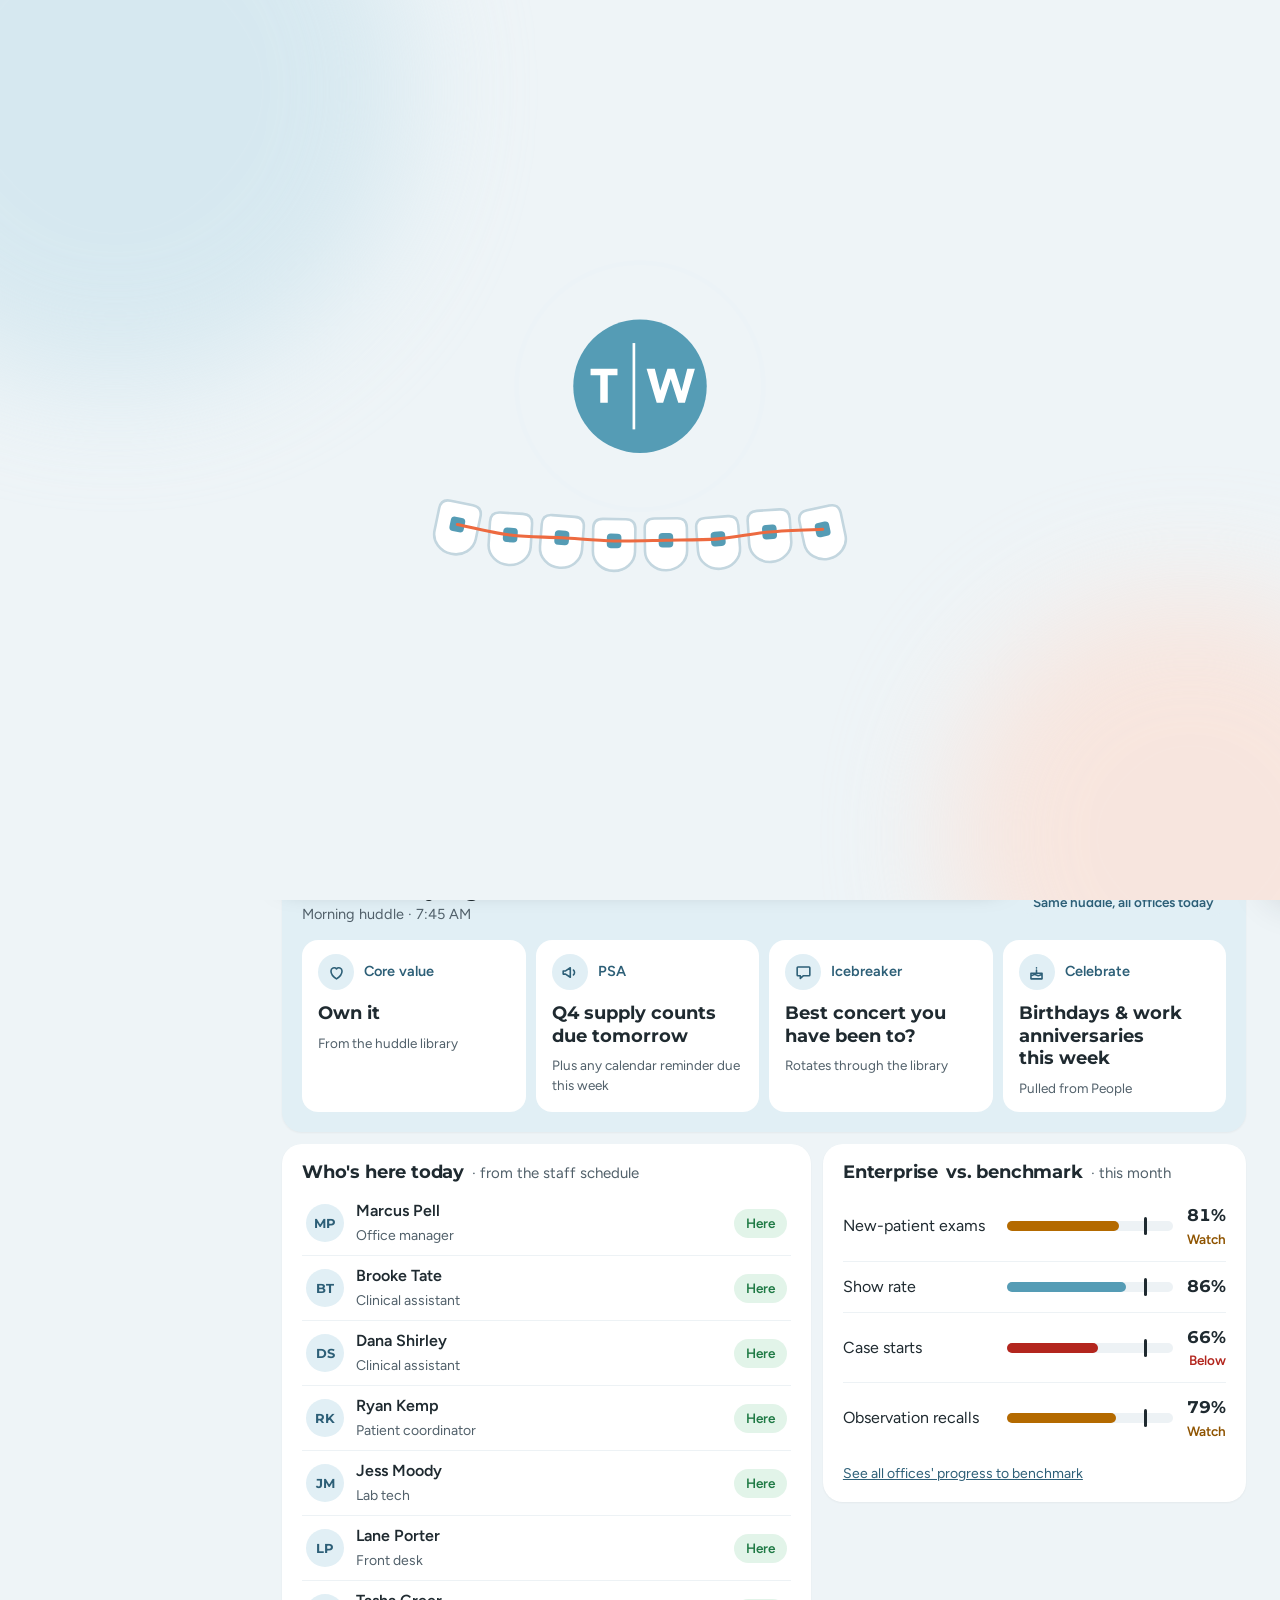
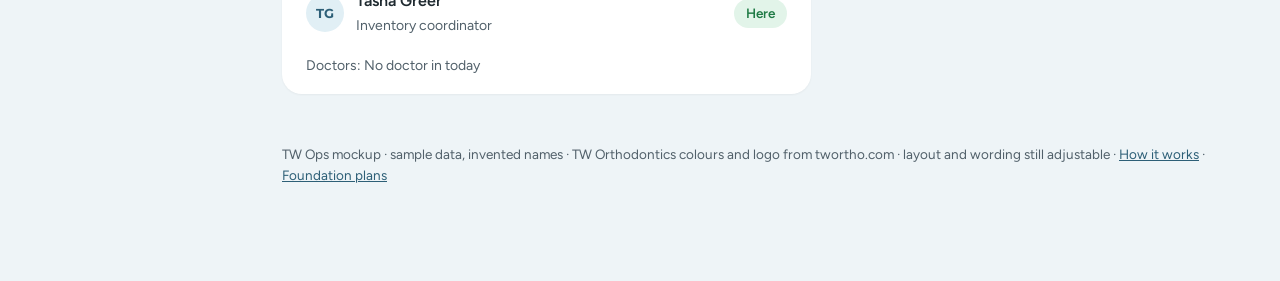
<file: huddle.html>
<!DOCTYPE html>
<html lang="en">
<head>
<meta charset="UTF-8">
<meta name="viewport" content="width=device-width, initial-scale=1">
<title>TW Ops · Office day (mockup)</title>
<link href="https://fonts.googleapis.com/css2?family=Montserrat:wght@600;700&family=Figtree:wght@400;500;600&display=swap" rel="stylesheet">
<link rel="icon" type="image/svg+xml" href="assets/tw-mark.svg">
<link rel="stylesheet" href="assets/styles.css?v=18">
<script src="assets/splash.js?v=18"></script>
<script src="assets/theme.js?v=18"></script>
<style>
.hero .ringbox{display:flex;align-items:center;gap:14px}
.hero .ring{width:92px;height:92px;margin:0;flex:none}
.hero .ring svg{width:92px;height:92px}
.hero .ring .trk{stroke:rgba(255,255,255,.22)} .hero .ring .val{stroke:#fff;transition:stroke-dasharray .35s ease}
.hero .ring b{color:#fff;font-size:20px}
.hero .ringbox span{font-size:14.5px;line-height:1.35}
.hero .acts{display:flex;flex-direction:column;gap:8px}
.od{display:grid;grid-template-columns:minmax(0,1.25fr) minmax(0,1fr);gap:12px;align-items:start}
@media (max-width:980px){.od{grid-template-columns:1fr}}
.ck{list-style:none;margin:0;padding:0}
.ck li{border-top:1px solid var(--line2)}
.ck li:first-child{border-top:0}
.ck label{display:grid;grid-template-columns:auto minmax(0,1fr) auto;align-items:center;gap:14px;padding:10px 6px;min-height:60px;cursor:pointer;border-radius:14px}
.ck label:hover{background:var(--bg)}
.ck input{position:absolute;opacity:0;width:1px;height:1px}
.ck .box{width:30px;height:30px;border-radius:50%;border:2.5px solid #b9c7cf;display:grid;place-items:center;flex:none;background:#fff}
.ck .box svg{width:16px;height:16px;fill:none;stroke:#fff;stroke-width:3;stroke-linecap:round;stroke-linejoin:round;opacity:0}
.ck input:checked+.box{background:var(--green);border-color:var(--green)}
.ck input:checked+.box svg{opacity:1}
.ck input:focus-visible+.box{outline:3px solid var(--orange);outline-offset:2px}
.ck input:disabled+.box{opacity:.55}
.ck .tx b{display:block;font-weight:600}
.ck .tx small{color:var(--muted);font-size:14px}
.ck input:checked~.tx b{font-weight:500;color:var(--muted)}
.ck .ckw{font-size:13.5px;font-weight:600;color:var(--brand);background:var(--brand-soft);border-radius:999px;padding:3px 10px;white-space:nowrap}
.stn{display:grid;grid-template-columns:auto minmax(0,1fr) auto;align-items:center;gap:12px;padding:10px 4px;border-top:1px solid var(--line2);min-height:62px}
.stn:first-of-type{border-top:0}
.stn .av{width:42px;height:42px;border-radius:50%;background:var(--brand-soft);color:var(--brand);display:grid;place-items:center;font-family:var(--title);font-weight:700;font-size:14px}
.stn b{display:block}.stn small{color:var(--muted);font-size:14px}
.stn.open{background:var(--amber-soft);border-radius:16px;border-top:0;padding:10px 12px;margin-top:6px}
.stn.open .av{background:#fff;color:var(--amber)}
.ppl{display:grid;grid-template-columns:auto minmax(0,1fr) auto;align-items:center;gap:12px;padding:8px 4px;border-top:1px solid var(--line2);min-height:56px}
.ppl:first-of-type{border-top:0}
.ppl .av{width:38px;height:38px;border-radius:50%;background:var(--brand-soft);color:var(--brand);display:grid;place-items:center;font-family:var(--title);font-weight:700;font-size:13px}
.ppl b{display:block;font-weight:600}.ppl small{color:var(--muted);font-size:14px}
.ppl.out{opacity:.6}
.hd{padding:20px}
.hd-top{display:flex;flex-wrap:wrap;align-items:center;justify-content:space-between;gap:8px 14px;margin-bottom:14px}
.hd-top h2{font-size:20px;margin:0}
.hd-when{font-size:14.5px;color:var(--muted);margin-top:2px}
.hd-grid{display:grid;grid-template-columns:repeat(4,1fr);gap:10px}
@media (max-width:1100px){.hd-grid{grid-template-columns:1fr 1fr}}
@media (max-width:560px){.hd-grid{grid-template-columns:1fr}}
.hd-tile{background:#fff;border-radius:16px;padding:14px 16px;display:grid;grid-template-columns:auto 1fr;column-gap:10px;align-items:center;align-content:start}
.hd-ic{width:36px;height:36px;border-radius:50%;background:var(--brand-soft);color:var(--brand);display:grid;place-items:center}
.hd-ic svg{width:19px;height:19px;fill:none;stroke:currentColor;stroke-width:2;stroke-linecap:round;stroke-linejoin:round}
.hd-l{font-size:14.5px;font-weight:600;color:var(--brand)}
.hd-m{grid-column:1/-1;font-family:var(--title);font-weight:700;font-size:18px;line-height:1.25;margin:12px 0 0;text-wrap:balance}
.hd-s{grid-column:1/-1;font-size:13.5px;color:var(--muted);margin-top:8px}
.pres{position:fixed;inset:0;z-index:100;background:linear-gradient(135deg,var(--brand-deep,#244e63) 0%,var(--brand) 50%,var(--brand-mid) 100%);color:#fff;display:none;flex-direction:column;padding:clamp(16px,3vw,36px)}
.pres.open{display:flex}
.pres-top{display:flex;align-items:center;justify-content:space-between;gap:12px;font-size:clamp(14px,1.6vw,20px);font-weight:600}
.pres-top img{height:clamp(34px,5vw,56px);width:auto;background:#fff;border-radius:999px;padding:4px 14px 4px 4px}
.pres-x{font:inherit;font-weight:600;font-size:16px;background:rgba(255,255,255,.16);color:#fff;border:0;border-radius:999px;min-height:48px;padding:0 20px}
.pres-main{flex:1;display:grid;place-items:center;text-align:center;min-height:0;overflow:auto;padding:12px 0}
.pres-slide{max-width:min(1100px,100%)}
.pres-ic{width:clamp(64px,9vw,112px);height:clamp(64px,9vw,112px);border-radius:50%;background:rgba(255,255,255,.16);display:grid;place-items:center;margin:0 auto clamp(12px,2vw,24px)}
.pres-ic svg{width:52%;height:52%;fill:none;stroke:#fff;stroke-width:2;stroke-linecap:round;stroke-linejoin:round}
.pres-l{font-size:clamp(18px,2.4vw,30px);font-weight:600;opacity:.92}
.pres-m{font-family:var(--title);font-weight:700;font-size:clamp(34px,7vw,92px);line-height:1.08;letter-spacing:-.02em;margin:8px 0 0;text-wrap:balance}
.pres-s{font-size:clamp(16px,2vw,26px);margin-top:clamp(10px,2vw,22px);opacity:.92}
.pres-cols{display:grid;grid-template-columns:1fr 1fr;gap:clamp(12px,2.5vw,32px);text-align:left;margin-top:clamp(12px,2vw,24px)}
@media (max-width:760px){.pres-cols{grid-template-columns:1fr}}
.pres-cols h3{font-size:clamp(16px,2vw,24px);margin:0 0 8px;opacity:.92}
.pres-cols ul{list-style:none;margin:0;padding:0;display:grid;gap:8px}
.pres-cols li{background:rgba(255,255,255,.14);border-radius:14px;padding:10px 14px;font-size:clamp(15px,1.9vw,24px);display:flex;justify-content:space-between;gap:12px}
.pres-cols li span{opacity:.9}
.pres-nav{display:flex;align-items:center;justify-content:space-between;gap:12px}
.pres-nav button{font:inherit;font-weight:700;font-size:clamp(16px,1.8vw,22px);border:0;border-radius:999px;min-height:clamp(52px,6vw,68px);padding:0 clamp(20px,3vw,36px);background:rgba(255,255,255,.16);color:#fff}
.pres-nav button.go{background:#fff;color:var(--brand)}
.pres-nav button:disabled{opacity:.35}
.pres-dots{display:flex;gap:8px}
.pres-dots i{width:10px;height:10px;border-radius:50%;background:rgba(255,255,255,.35)}
.pres-dots i.on{background:#fff}
.pres .streak{background:rgba(255,255,255,.18);color:#fff;font-size:clamp(15px,1.8vw,22px);padding:6px 16px 6px 12px}
.pres .streak svg{width:1.1em;height:1.1em}
.bm .vrow{grid-template-columns:150px minmax(0,1fr) auto}
.bm .vbar{position:relative;overflow:visible}
.bm .vbar em{position:absolute;left:83.33%;top:-4px;bottom:-4px;width:3px;margin-left:-1.5px;border-radius:2px;background:var(--ink)}
.bm .vbar i{position:absolute;left:0;top:0;bottom:0}
.bm .vbar.b i{background:var(--red)}
.bm .num span.b{color:var(--red);font-weight:600}
.hero .ring svg.okmark{position:absolute;inset:0;margin:auto;width:38px;height:38px;transform:none;fill:none;stroke:#fff;stroke-width:3;stroke-linecap:round;stroke-linejoin:round;opacity:0;transition:opacity .2s}
.hero .ring.done svg.okmark{opacity:1}
.hero .ring.done b{opacity:0}
.odnav{display:flex;flex-wrap:wrap;align-items:center;justify-content:space-between;gap:8px 12px;margin:0 0 12px}
.odnav[hidden]{display:none}
.odback{display:inline-flex;align-items:center;gap:2px;color:var(--brand);font-weight:600;font-size:15px;text-decoration:none;min-height:44px;padding:0 12px 0 4px;border-radius:999px}
.odback:hover{background:var(--brand-soft)}
.odnav svg{width:18px;height:18px;fill:none;stroke:currentColor;stroke-width:2.2;stroke-linecap:round;stroke-linejoin:round;flex:none}
.odsel{display:inline-flex;align-items:center;gap:8px;max-width:100%;margin-left:auto}
.odl{font-size:14.5px;font-weight:600;color:var(--muted)}
.odw{position:relative;display:inline-flex;align-items:center;min-width:0}
.odsel select{appearance:none;-webkit-appearance:none;font:inherit;font-weight:600;font-size:15px;color:var(--ink);background:#fff;border:2px solid var(--btn-line,#cfdde4);border-radius:999px;min-height:46px;padding:0 42px 0 16px;cursor:pointer;max-width:100%}
.odsel select:hover{border-color:var(--brand-bright)}
.odsel select:focus-visible{outline:3px solid var(--orange);outline-offset:2px}
.odw svg{position:absolute;right:14px;pointer-events:none;color:var(--brand)}
.sr{position:absolute;width:1px;height:1px;overflow:hidden;clip:rect(0 0 0 0);white-space:nowrap}
</style>
<body>
<script>
window.PAGE = { id: 'huddle', title: 'Office day', hood: [
  { what: 'Morning huddle content', how: 'Core value, PSA, icebreaker and celebrations come from a huddle content library table (moved in from Netlify) plus two live lookups: calendar reminders due this week and birthdays or anniversaries pulled from People. Same huddle on every office screen at 7:45.', svc: ['db','vault'] },
  { what: 'Who\'s here today', how: 'The staff schedule is one table: person, office, date, AM/PM. "Visiting from Montgomery" and "PTO" are rows in that table, which is why the Command Center, this screen and the brief agree.', svc: ['db'] },
  { what: 'Station rotation', how: 'Stations rotate weekly from a rule: only people cross-trained for a station are offered. A "Swap" writes a new assignment row and the audit log keeps the old one. Each station opens its own checklist; the sterilization log feeds Compliance automatically, signed by whoever held the station.', svc: ['db','auth'] },
  { what: 'Opening checklist', how: 'Try ticking one. In the real build each tick is a database row with the signed-in person\'s name and the time, written through the role check (a Selma account cannot sign an Enterprise item). If the closing checklist is not complete by the cut-off, the night shift job escalates it.', svc: ['db','auth','job'] },
  { what: 'Office vs. benchmark', how: 'Exams, show rate, starts and recalls are counts from Cloud 9 and OrthoAI, pulled nightly, scaled to office size and compared to each office\'s own yearly average. An office lead sees their own office in detail and every office\'s progress to benchmark; owners and Savannah see all.', svc: ['job','ext','db','auth'] },
  { what: 'Present full screen', how: 'The same page in a kiosk layout for the office touch screen. Signed in once with an office account that can only sign checklists and view the huddle.', svc: ['auth'] },
  { what: 'Streaks', how: 'A streak counts the days in a row on which an office signed off every opening and closing checklist. The night shift job works it out from the sign-off rows, so nobody keeps score by hand.', svc: ['job','db'] },
  { what: 'Switching offices', how: 'The office list comes from the offices table, worst first, and the role check decides who sees it: owners, Savannah and the inventory coordinator can open any office; an office lead and the team see their own. Opening Wetumpka adds one row, and it appears here and on the Command Center with no other change. The address keeps the office (?office=Enterprise), so a link from the brief or a nudge opens the right day.', svc: ['db','auth'] }
]};
</script>
<div class="wrap">
  <div class="odnav" id="odNav" hidden>
    <a class="odback" href="index.html"><svg viewBox="0 0 24 24" aria-hidden="true"><path d="M15 6l-6 6 6 6"/></svg>Command Center</a>
    <label class="odsel"><span class="odl">Office</span><span class="odw"><select id="odSel"></select><svg viewBox="0 0 24 24" aria-hidden="true"><path d="M6 9l6 6 6-6"/></svg></span></label>
    <button class="uth" data-h="7"></button>
  </div>
  <div class="pagehead hero">
    <div>
      <div class="lbl" id="odLbl">Selma office · Wednesday, October 14</div>
      <h1 id="odH1">Selma office day</h1>
      <p class="lede" id="odLede" aria-live="polite"></p>
      <p style="margin:10px 0 0"><span class="streak" id="odStreak"><svg viewBox="0 0 24 24" aria-hidden="true"><path d="M12 3c1 3.500 5 5.500 5 10a5 5 0 0 1-10 0c0-1.800.800-3 1.800-4 .200 1.600 1 2.500 2 2.800C10 9 10.500 5.500 12 3z"/></svg><span></span></span> <button class="uth" data-h="6"></button></p></div>
    <div class="ringbox"><div class="ring" id="odRingBox"><svg viewBox="0 0 84 84" aria-hidden="true"><circle class="trk" cx="42" cy="42" r="36"/><circle class="val" id="odRing" cx="42" cy="42" r="36" stroke-dasharray="0 227"/></svg><b id="odNum">0/12</b><svg class="okmark" viewBox="0 0 24 24" aria-hidden="true"><path d="M6 12.300l4 4L18 8.300"/></svg></div>
      <div class="acts"><button class="btn sm" type="button" id="presentBtn">Present full screen</button> <a class="btn sm" href="calendar.html">Calendar</a></div> <button class="uth" data-h="5"></button></div>
  </div>

  <div class="od">
    <div class="card">
      <h2>Opening checklist <span class="hint">· what is left comes first</span> <button class="uth" data-h="3"></button></h2>
      <ul class="ck" id="ck"></ul>
      <p class="small muted" style="margin:10px 4px 0" id="ckNote"></p>
    </div>
    <div class="card">
      <h2>Today's stations <span class="hint">· rotates weekly</span> <button class="uth" data-h="2"></button></h2>
      <div id="stns"></div>
      <p class="small muted" style="margin:10px 4px 0">Only cross-trained people are offered. Each station opens its own checklist, and Sterilization's logs feed Compliance automatically.</p>
    </div>
  </div>

  <section class="card accent hd" aria-labelledby="hdh" style="margin-top:12px">
    <div class="hd-top">
      <div><h2 id="hdh">Start the day together <button class="uth" data-h="0"></button></h2><div class="hd-when">Morning huddle · 7:45 AM</div></div>
      <span class="pill info">Same huddle, all offices today</span>
    </div>
    <div class="hd-grid">
      <div class="hd-tile"><span class="hd-ic" aria-hidden="true"><svg viewBox="0 0 24 24"><path d="M12 20s-7-4.400-7-10a4 4 0 0 1 7-2.600A4 4 0 0 1 19 10c0 5.600-7 10-7 10z"/></svg></span><div class="hd-l">Core value</div><p class="hd-m">Own it</p><div class="hd-s">From the huddle library</div></div>
      <div class="hd-tile"><span class="hd-ic" aria-hidden="true"><svg viewBox="0 0 24 24"><path d="M4 10v4h3l6 4V6l-6 4H4z"/><path d="M17 9a4 4 0 0 1 0 6"/></svg></span><div class="hd-l">PSA</div><p class="hd-m">Q4 supply counts due tomorrow</p><div class="hd-s">Plus any calendar reminder due this week</div></div>
      <div class="hd-tile"><span class="hd-ic" aria-hidden="true"><svg viewBox="0 0 24 24"><path d="M5 5h14a1 1 0 0 1 1 1v9a1 1 0 0 1-1 1h-7l-4 3.500V16H5a1 1 0 0 1-1-1V6a1 1 0 0 1 1-1z"/></svg></span><div class="hd-l">Icebreaker</div><p class="hd-m">Best concert you have been to?</p><div class="hd-s">Rotates through the library</div></div>
      <div class="hd-tile"><span class="hd-ic" aria-hidden="true"><svg viewBox="0 0 24 24"><path d="M5 20h14v-7H5zM5 16c2.300 0 2.300-1.500 4.700-1.500S12 16 14.300 16s2.300-1.500 4.700-1.500M12 13V9M12 6.200v.100"/></svg></span><div class="hd-l">Celebrate</div><p class="hd-m">Birthdays &amp; work anniversaries this week</p><div class="hd-s">Pulled from People</div></div>
    </div>
  </section>

  <div class="od" style="margin-top:12px">
    <div class="card">
      <h2>Who's here today <span class="hint">· from the staff schedule</span> <button class="uth" data-h="1"></button></h2>
      <div id="ppl"></div>
      <p class="small muted" style="margin:10px 4px 0" id="docs"></p>
    </div>
    <div class="card bm" data-for="owners ops lead">
      <h2><span id="bmH">Selma</span> vs. benchmark <span class="hint">· this month</span> <button class="uth" data-h="4"></button></h2>
      <div id="bm"></div>
      <p class="small" style="margin:10px 0 0"><a href="scorecard.html">See all offices' progress to benchmark</a></p>
    </div>
  </div>
</div>
<script src="assets/app.js?v=18"></script>
<script>
(function () {
  var TW = window.TW, role = TW.role;
  // ---- sample data per office (invented names; counts only, no patients) ----
  var ITEMS = [['Unlock, lights, alarm off', 'Lead'], ['Sterilizer cycle log', 'Sterilization'], ['Operatory setup, all chairs', 'Lead'],
               ['Confirm Q4 supply order quantities', 'Lead'], ['Fire extinguisher monthly check', 'Lead'], ['Eyewash station weekly flush', 'Sterilization']];
  var D = {
    Selma: { signed: [['Amber Nix', '7:31'], ['Chloe Dunn', '7:40'], ['Grace Holt', '7:44']], note: 'One station has nobody on it.',
      stns: [['Open station', '', 'PTO coverage needed', 1], ['Sterilization', 'Amber Nix', 'Week of Oct 12 · spore test due Fri'], ['Records', 'Chloe Dunn', 'Week of Oct 12'], ['Phones', 'Erin Vance', 'Week of Oct 12'], ['Lab', 'Isaac Marsh', 'AM only · covering from Andalusia PM'], ['Front desk', 'Grace Holt', 'Fixed role · no rotation', 2]],
      ppl: [['Amber Nix', 'Clinical assistant', 'ok', 'Here'], ['Chloe Dunn', 'Clinical assistant', 'ok', 'Here'], ['Grace Holt', 'Front desk', 'ok', 'Here'], ['Erin Vance', 'Treatment coordinator', 'info', 'Visiting from Montgomery'], ['Isaac Marsh', 'Lab tech · floats', 'info', 'Here AM · Andalusia PM'], ['Savannah', 'Director of Operations', 'info', 'Here 10–2'], ['Kelsey Ray', 'Clinical assistant', 'gray', 'PTO']],
      docs: 'Dr. Wood (AM) · Dr. Turner at Montgomery today', bm: [92, 88, 71, 64] },
    Montgomery: { signed: [['Paige Lorne', '7:28'], ['Hannah Pruitt', '7:35'], ['Leah Cobb', '7:41']], note: 'The sterilizer spore test is 2 days late.',
      stns: [['Sterilization', 'Hannah Pruitt', 'Week of Oct 12 · spore test 2 days late'], ['Records', 'Leah Cobb', 'Week of Oct 12'], ['Phones', 'Sam Ortiz', 'Week of Oct 12'], ['Lab', 'Paige Lorne', 'Week of Oct 12'], ['Front desk', 'Nora Pike', 'Fixed role · no rotation', 2]],
      ppl: [['Devon Ashby', 'Office lead', 'ok', 'Here'], ['Hannah Pruitt', 'Clinical assistant', 'ok', 'Here'], ['Leah Cobb', 'Clinical assistant', 'ok', 'Here'], ['Paige Lorne', 'Clinical assistant', 'ok', 'Here'], ['Sam Ortiz', 'Patient coordinator', 'ok', 'Here'], ['Nora Pike', 'Front desk', 'ok', 'Here'], ['Erin Vance', 'Treatment coordinator', 'info', 'At Selma today']],
      docs: 'Dr. Turner here today', bm: [104, 91, 97, 88] },
    Andalusia: { signed: [['Renee Calloway', '7:25'], ['Tyler Boone', '7:33'], ['Mia Faulk', '7:38'], ['Renee Calloway', '7:46'], ['Cole Harmon', '7:50']], note: '',
      stns: [['Sterilization', 'Tyler Boone', 'Week of Oct 12 · spore test due Fri'], ['Records', 'Mia Faulk', 'Week of Oct 12'], ['Phones', 'Cole Harmon', 'Week of Oct 12'], ['Lab', 'Isaac Marsh', 'PM only · at Selma AM'], ['Front desk', 'June Avery', 'Fixed role · no rotation', 2]],
      ppl: [['Renee Calloway', 'Office lead', 'ok', 'Here'], ['Tyler Boone', 'Clinical assistant', 'ok', 'Here'], ['Mia Faulk', 'Clinical assistant', 'ok', 'Here'], ['Cole Harmon', 'Patient coordinator', 'ok', 'Here'], ['June Avery', 'Front desk', 'ok', 'Here'], ['Isaac Marsh', 'Lab tech · floats', 'info', 'Here PM · Selma AM']],
      docs: 'Dr. Wood (PM)', bm: [98, 95, 102, 90] },
    Enterprise: { signed: [], note: 'Yesterday\'s closing checklist was missed, and 4 tasks are overdue.',
      stns: [['Sterilization', 'Brooke Tate', 'Week of Oct 12 · spore test due Fri'], ['Records', 'Dana Shirley', 'Week of Oct 12'], ['Phones', 'Ryan Kemp', 'Week of Oct 12'], ['Lab', 'Jess Moody', 'Week of Oct 12'], ['Front desk', 'Lane Porter', 'Fixed role · no rotation', 2]],
      ppl: [['Marcus Pell', 'Office manager', 'ok', 'Here'], ['Brooke Tate', 'Clinical assistant', 'ok', 'Here'], ['Dana Shirley', 'Clinical assistant', 'ok', 'Here'], ['Ryan Kemp', 'Patient coordinator', 'ok', 'Here'], ['Jess Moody', 'Lab tech', 'ok', 'Here'], ['Lane Porter', 'Front desk', 'ok', 'Here'], ['Tasha Greer', 'Inventory coordinator', 'ok', 'Here']],
      docs: 'No doctor in today', bm: [81, 86, 66, 79] }
  };
  var BMN = ['New-patient exams', 'Show rate', 'Case starts', 'Observation recalls'];
  var TICK = '<svg viewBox="0 0 24 24" aria-hidden="true"><path d="M5 12.500l4.500 4.500L19 7.500"/></svg>';
  function ini(n) { return n.split(' ').map(function (w) { return w[0]; }).join('').slice(0, 2).toUpperCase(); }
  function esc(s) { return String(s).replace(/[&<>"]/g, function (c) { return { '&': '&amp;', '<': '&lt;', '>': '&gt;', '"': '&quot;' }[c]; }); }

  // ---- which office: the address, then the last one opened, then the one that needs you most ----
  var allowed = TW.officesFor(role), names = allowed.map(function (o) { return o.name; });
  var q = new URLSearchParams(location.search).get('office'), last = null;
  try { last = sessionStorage.getItem('tw_office'); } catch (e) {}
  var cur = names.indexOf(q) > -1 ? q : names.indexOf(last) > -1 ? last : names[0];
  var asked = q && q !== cur ? q : null;   // asked for an office this role cannot open

  var nav = document.getElementById('odNav'), sel = document.getElementById('odSel');
  var many = allowed.length > 1;
  if (many) {
    nav.hidden = false;
    sel.innerHTML = allowed.map(function (o) { return '<option value="' + esc(o.name) + '">' + esc(o.name) + ' · ' + esc(o.label) + '</option>'; }).join('');
    sel.addEventListener('change', function () { show(sel.value, true); });
  } else if (role === 'inv' || role === 'team' || role === 'lead') { nav.hidden = true; }
  if (asked) TW.say('You can open your own office\'s day. Showing ' + cur + '.');

  var list = document.getElementById('ck'), ring = document.getElementById('odRing'), ringBox = document.getElementById('odRingBox'), num = document.getElementById('odNum');
  var lede = document.getElementById('odLede'), streakEl = document.getElementById('odStreak'), streak = streakEl.querySelector('span');
  var O = null, d = null, wasDone = false, canSign = false;

  function officeOf(n) { return allowed.filter(function (o) { return o.name === n; })[0]; }
  function count() { var n = 6; Array.prototype.forEach.call(list.querySelectorAll('input'), function (b) { if (b.checked) n++; }); return n; }   // 6 earlier items are already signed
  function streakText(all) {
    var n = O.streak + (all ? 1 : 0);
    if (n === 0) return 'Streak ended yesterday';
    return n + (n === 1 ? ' day' : ' days') + ' in a row';
  }
  function draw() {
    var done = count(), left = 12 - done, all = left === 0;
    ring.setAttribute('stroke-dasharray', Math.round(226.2 * done / 12) + ' 227'); num.textContent = done + '/12';
    ringBox.classList.toggle('done', all);
    lede.innerHTML = all ? '<b>All 12 signed. ' + esc(O.name) + ' is ready to open.</b> ' + (O.streak ? 'That makes ' + (O.streak + 1) + ' days in a row.' : 'A fresh streak starts today.')
      : '<b>' + left + ' checklist ' + (left === 1 ? 'item' : 'items') + ' left before opening.</b> ' + esc(d.note);
    streak.textContent = streakText(all); streakEl.classList.toggle('none', O.streak === 0 && !all);
    try { sessionStorage.setItem('tw_ck_' + O.name, String(done)); } catch (e) {}
    if (all && !wasDone) TW.celebrate(ringBox);
    wasDone = all;
  }
  function show(name, user) {
    O = officeOf(name); d = D[name]; cur = name;
    canSign = role === 'owners' || role === 'ops' || (role === 'lead' && TW.me.office === name);
    try { sessionStorage.setItem('tw_office', name); } catch (e) {}
    if (many) sel.value = name;
    history.replaceState(null, '', TW.officeHref(name));   // the address always names the office on screen
    document.title = 'TW Ops · ' + name + ' office day (mockup)';
    var own = (role === 'lead' || role === 'team') && TW.me.office === name;
    document.getElementById('odLbl').textContent = (own ? name + ' office · ' : '') + 'Wednesday, October 14';
    document.getElementById('odH1').textContent = own ? 'Good morning, ' + TW.me.name.split(' ')[0] : name + ' office day';
    var bmH = document.getElementById('bmH'); if (bmH) bmH.textContent = name;   // the benchmark card is hidden for team and inventory

    // checklist: what is left first, then what is signed
    var saved = NaN; try { saved = parseInt(sessionStorage.getItem('tw_ck_' + name), 10); } catch (e) {}
    var visDone = (isNaN(saved) ? O.done : saved) - 6, rows = ITEMS.map(function (it, i) { return { t: it[0], w: it[1], s: i < visDone ? (d.signed[i] || ['Signed earlier today']) : null }; });
    rows.sort(function (a, b) { return (a.s ? 1 : 0) - (b.s ? 1 : 0); });
    list.innerHTML = rows.map(function (r, i) {
      var id = 'c' + i, by = r.s ? (r.s.length > 1 ? 'Signed · ' + esc(r.s[0]) + ' · ' + r.s[1] : r.s[0]) : 'Not done';
      return '<li><label for="' + id + '"><input type="checkbox" id="' + id + '"' + (r.s ? ' checked' : '') + (canSign ? '' : ' disabled') + '><span class="box">' + TICK + '</span><span class="tx"><b>' + esc(r.t) + '</b><small class="by">' + by + '</small></span><span class="ckw">' + esc(r.w) + '</span></label></li>';
    }).join('');
    document.getElementById('ckNote').textContent = '6 more were signed earlier. ' + (canSign ? 'Tap an item to sign it off. Anything unsigned at closing time escalates to Savannah the next morning.' : 'The office lead and the station holders sign these off.');

    var canSwap = role === 'ops' || (role === 'lead' && TW.me.office === name);
    document.getElementById('stns').innerHTML = d.stns.map(function (s) {
      var open = s[3] === 1, fixed = s[3] === 2;
      var act = open ? (canSwap ? '<a class="btn sm pri" href="#">Assign</a>' : '<span></span>') : fixed || !canSwap ? '<span></span>' : '<a class="btn sm" href="#">Swap</a>';
      return '<div class="stn' + (open ? ' open' : '') + '"><span class="av" aria-hidden="true">' + (open ? '?' : ini(s[1])) + '</span><span><b>' + esc(s[0]) + (open ? ' · unassigned' : ' · ' + esc(s[1])) + '</b><small>' + esc(s[2]) + '</small></span>' + act + '</div>';
    }).join('');
    document.getElementById('ppl').innerHTML = d.ppl.map(function (p) {
      return '<div class="ppl' + (p[2] === 'gray' ? ' out' : '') + '"><span class="av" aria-hidden="true">' + ini(p[0]) + '</span><span><b>' + esc(p[0]) + '</b><small>' + esc(p[1]) + '</small></span><span class="pill ' + p[2] + '">' + esc(p[3]) + '</span></div>';
    }).join('');
    document.getElementById('docs').textContent = 'Doctors: ' + d.docs;
    var bmEl = document.getElementById('bm'); if (bmEl) bmEl.innerHTML = d.bm.map(function (v, i) {
      var k = v < 70 ? 'b' : v < 85 ? 'w' : '', word = k === 'b' ? 'Below' : k === 'w' ? 'Watch' : '';
      return '<div class="vrow"><span>' + BMN[i] + '</span><div class="vbar ' + k + '" role="img" aria-label="' + v + ' percent of benchmark' + (word ? ', ' + word.toLowerCase() : '') + '"><i style="width:' + Math.min(100, v / 1.2).toFixed(1) + '%"></i><em></em></div><div class="num"><b>' + v + '%</b>' + (word ? '<span class="' + k + '">' + word + '</span>' : '') + '</div></div>';
    }).join('');

    wasDone = count() === 12; draw();
  }
  list.addEventListener('change', function (e) {
    if (!e.target.matches('input')) return;
    var by = e.target.closest('li').querySelector('.by'); if (by) by.textContent = e.target.checked ? 'Signed · ' + TW.me.name + ' · just now' : 'Not done';
    draw();
  });
  show(cur, false);

  // ---- Present full screen: the 7:45 huddle on the office screen ----
  var IC = { sun: '<svg viewBox="0 0 24 24"><circle cx="12" cy="12" r="4"/><path d="M12 2v2M12 20v2M2 12h2M20 12h2M4.900 4.900l1.400 1.400M17.700 17.700l1.400 1.400M4.900 19.100l1.400-1.400M17.700 6.300l1.400-1.400"/></svg>',
    heart: '<svg viewBox="0 0 24 24"><path d="M12 20s-7-4.400-7-10a4 4 0 0 1 7-2.600A4 4 0 0 1 19 10c0 5.600-7 10-7 10z"/></svg>',
    horn: '<svg viewBox="0 0 24 24"><path d="M4 10v4h3l6 4V6l-6 4H4z"/><path d="M17 9a4 4 0 0 1 0 6"/></svg>',
    chat: '<svg viewBox="0 0 24 24"><path d="M5 5h14a1 1 0 0 1 1 1v9a1 1 0 0 1-1 1h-7l-4 3.500V16H5a1 1 0 0 1-1-1V6a1 1 0 0 1 1-1z"/></svg>',
    cake: '<svg viewBox="0 0 24 24"><path d="M5 20h14v-7H5zM5 16c2.300 0 2.300-1.500 4.700-1.500S12 16 14.300 16s2.300-1.500 4.700-1.500M12 13V9M12 6.200v.100"/></svg>' };
  function slide(ic, label, main, sub) { return '<div class="pres-slide"><div class="pres-ic" aria-hidden="true">' + IC[ic] + '</div><div class="pres-l">' + label + '</div><p class="pres-m">' + main + '</p>' + (sub ? '<div class="pres-s">' + sub + '</div>' : '') + '</div>'; }
  var FL = '<svg viewBox="0 0 24 24" aria-hidden="true" fill="none" stroke="currentColor" stroke-width="2" stroke-linecap="round" stroke-linejoin="round"><path d="M12 3c1 3.500 5 5.500 5 10a5 5 0 0 1-10 0c0-1.800.800-3 1.800-4 .200 1.600 1 2.500 2 2.800C10 9 10.500 5.500 12 3z"/></svg>';
  function slides() {
    var st = d.stns.map(function (s) { return '<li>' + esc(s[0]) + ' <span>' + (s[3] === 1 ? 'needs cover' : esc(s[1])) + '</span></li>'; }).join('');
    var pp = d.ppl.filter(function (p) { return p[2] !== 'ok'; }).map(function (p) { return '<li>' + esc(p[0]) + ' <span>' + esc(p[3]) + '</span></li>'; }).join('') || '<li>Everyone <span>here today</span></li>';
    return [
      slide('sun', esc(cur) + ' · Wednesday, October 14 · 7:45 AM', 'Good morning, ' + esc(cur), '<span class="streak">' + FL + '<span>' + streak.textContent + '</span></span>'),
      slide('heart', 'Core value', 'Own it'),
      slide('horn', 'PSA', 'Q4 supply counts due tomorrow'),
      slide('chat', 'Icebreaker', 'Best concert you have been to?'),
      slide('cake', 'Celebrate', 'Birthdays & work anniversaries this week'),
      '<div class="pres-slide"><div class="pres-l">Today at ' + esc(cur) + ' · opening checklist ' + count() + ' of 12</div><div class="pres-cols"><div><h3>Stations</h3><ul>' + st + '</ul></div><div><h3>Who is here</h3><ul>' + pp + '<li>Doctors <span>' + esc(d.docs) + '</span></li></ul></div></div></div>'
    ];
  }
  var pres = document.createElement('div'); pres.className = 'pres'; pres.setAttribute('role', 'dialog'); pres.setAttribute('aria-modal', 'true'); pres.setAttribute('aria-label', 'Morning huddle, full screen');
  pres.innerHTML = '<div class="pres-top"><img src="assets/tw-logo.svg" alt="TW Orthodontics"><button type="button" class="pres-x" id="presClose">Close</button></div>' +
    '<div class="pres-main" id="presMain" aria-live="polite"></div>' +
    '<div class="pres-nav"><button type="button" id="presBack">Back</button><div class="pres-dots" id="presDots" aria-hidden="true"></div><button type="button" class="go" id="presNext">Next</button></div>';
  document.body.appendChild(pres);
  var pi = 0, S = [], btn = document.getElementById('presentBtn'), touchX = null;
  function pdraw() {
    document.getElementById('presMain').innerHTML = S[pi];
    document.getElementById('presDots').innerHTML = S.map(function (_, k) { return '<i class="' + (k === pi ? 'on' : '') + '"></i>'; }).join('');
    document.getElementById('presBack').disabled = pi === 0;
    document.getElementById('presNext').textContent = pi === S.length - 1 ? 'Done' : 'Next';
  }
  function popen() {
    S = slides(); pi = 0; pres.classList.add('open'); document.body.style.overflow = 'hidden'; pdraw();
    if (pres.requestFullscreen) { try { var p = pres.requestFullscreen(); if (p && p.catch) p.catch(function () {}); } catch (e) {} }
    document.getElementById('presNext').focus();
  }
  function pclose() {
    pres.classList.remove('open'); document.body.style.overflow = '';
    if (document.fullscreenElement && document.exitFullscreen) { try { document.exitFullscreen(); } catch (e) {} }
    btn.focus();
  }
  function step(dlt) { if (dlt > 0 && pi === S.length - 1) return pclose(); pi = Math.max(0, Math.min(S.length - 1, pi + dlt)); pdraw(); }
  btn.addEventListener('click', popen);
  document.getElementById('presClose').addEventListener('click', pclose);
  document.getElementById('presNext').addEventListener('click', function () { step(1); });
  document.getElementById('presBack').addEventListener('click', function () { step(-1); });
  document.addEventListener('keydown', function (e) {
    if (!pres.classList.contains('open')) return;
    if (e.key === 'Escape') pclose(); else if (e.key === 'ArrowRight' || e.key === ' ') { e.preventDefault(); step(1); } else if (e.key === 'ArrowLeft') step(-1);
  });
  document.addEventListener('fullscreenchange', function () { if (!document.fullscreenElement && pres.classList.contains('open')) { pres.classList.remove('open'); document.body.style.overflow = ''; } });
  pres.addEventListener('touchstart', function (e) { touchX = e.touches[0].clientX; }, { passive: true });
  pres.addEventListener('touchend', function (e) { if (touchX === null) return; var dx = e.changedTouches[0].clientX - touchX; touchX = null; if (Math.abs(dx) > 60) step(dx < 0 ? 1 : -1); }, { passive: true });
})();
</script>
</body>
</html>
</file>
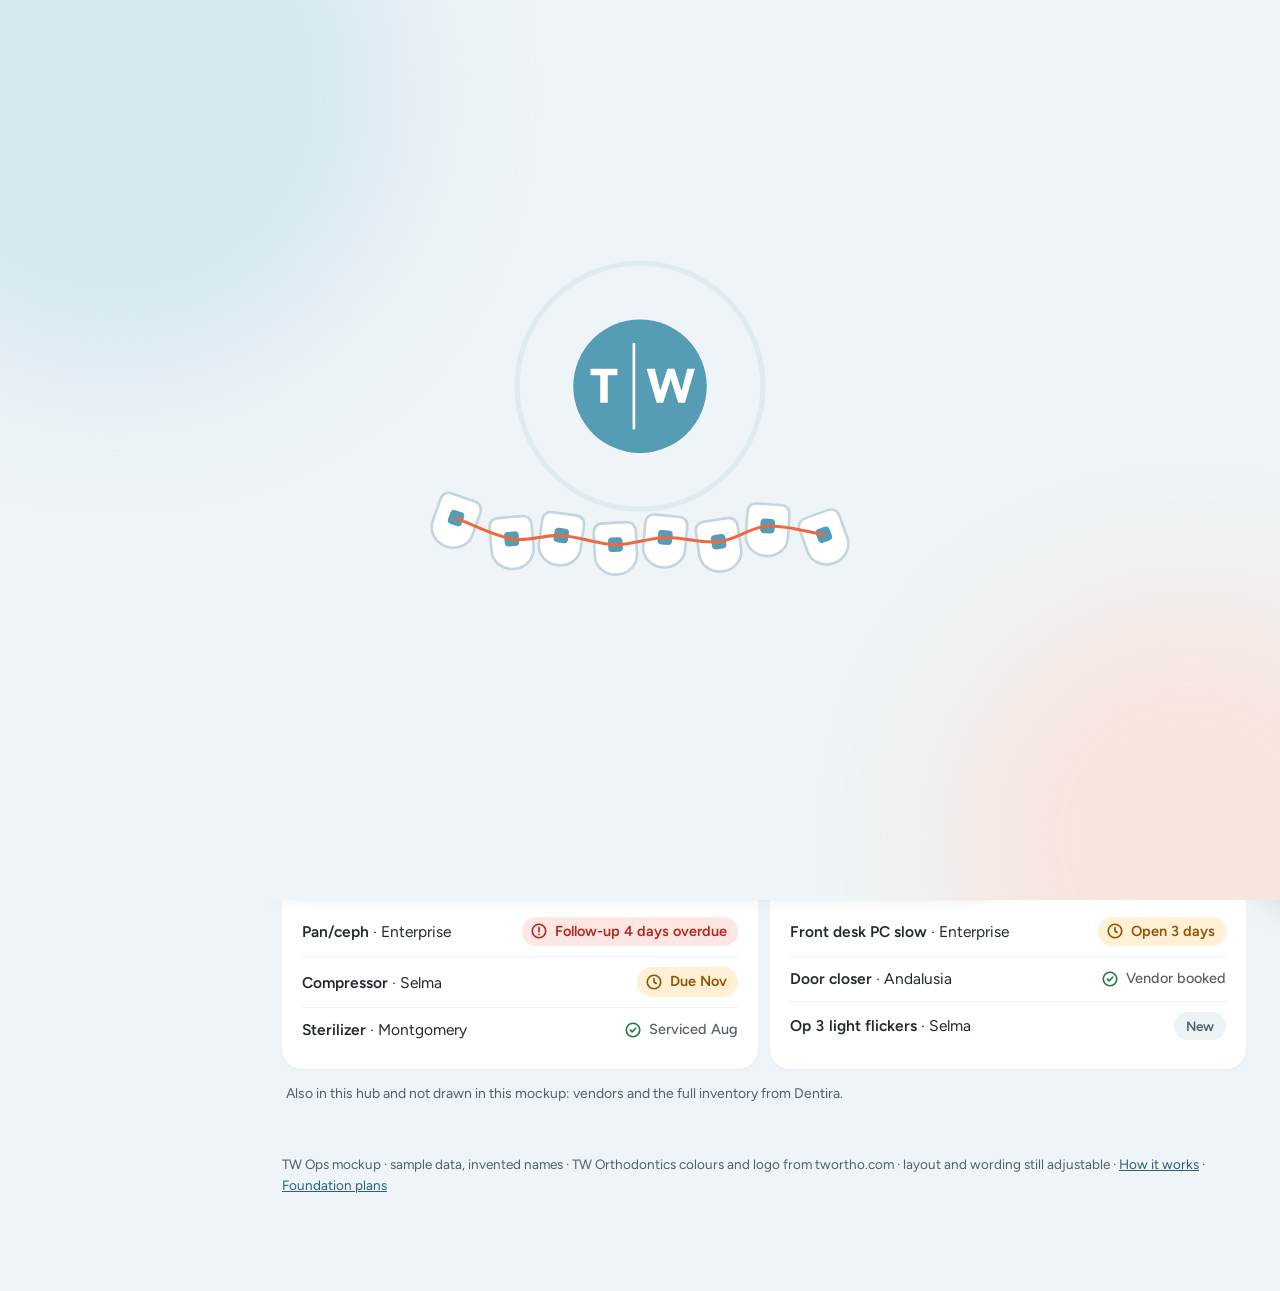
<file: operations.html>
<!DOCTYPE html>
<html lang="en">
<head>
<meta charset="UTF-8">
<meta name="viewport" content="width=device-width, initial-scale=1">
<link href="https://fonts.googleapis.com/css2?family=Montserrat:wght@600;700&family=Figtree:wght@400;500;600&display=swap" rel="stylesheet">
<link rel="icon" type="image/svg+xml" href="assets/tw-mark.svg">
<link rel="stylesheet" href="assets/styles.css?v=18">
<script src="assets/splash.js?v=18"></script>
<script src="assets/theme.js?v=18"></script>
<title>TW Ops · Operations (mockup)</title>
</head>
<body>
<script>
window.PAGE = { id: 'operations', title: 'Operations', hood: [
  { what: 'Inventory and budgets from Dentira', how: 'Spend and budget per office are pulled from Dentira nightly. The inventory coordinator has full access, leads see their own office, owners and Savannah see the dashboard.', svc: ['job','ext','auth'] },
  { what: 'Equipment service log', how: 'One row per machine per office with service dates. A service call creates a task with an owner and a due date, so follow-ups cannot be forgotten; the Command Center shows them when overdue.', svc: ['db','job'] },
  { what: 'Report an issue', how: 'Any team member can report an IT, device or facility issue for their office. It becomes a task assigned to the office lead and shows in Savannah\'s brief if still open after the delay you set.', svc: ['db','mail','auth'] }
]};
</script>
<div class="wrap">
  <div class="pagehead"><div><div class="lbl">Operations · weekly</div><h1>Operations</h1>
      <div class="sub" data-for="owners ops inv">Inventory coordinator · leads · Savannah · all offices</div><div class="sub" data-for="lead">Selma office</div><div class="sub" data-for="team">Report an IT, device or facility issue</div></div>
    <div><div class="stats" data-for="owners ops inv"><span class="stat late"><b>1</b>overdue</span><span class="stat"><b>3</b>open issues</span></div> <a class="btn pri" href="#">Report an issue</a> <button class="uth" data-h="2"></button></div></div>

  <div data-for="team"><div class="card"><h2>Report an issue</h2><p class="muted" style="margin:0">Tell your office lead about a computer, a device or something in the building that needs fixing. It becomes a task with an owner, so it cannot get lost.</p></div></div>

  <div data-for="owners ops lead inv">
  <h2 class="sec">Needs you</h2>
  <ul class="todo">
    <li class="s-bad" data-office="Enterprise"><span class="ic" aria-hidden="true"><svg viewBox="0 0 24 24" aria-hidden="true"><circle cx="12" cy="12" r="9"/><path d="M12 7.5V13M12 16.4v.1"/></svg></span><div class="t"><b>Enterprise: pan/ceph service follow-up is 4 days overdue</b><span>Equipment service · Marcus Pell is the office manager</span></div><div class="act"><a class="btn pri" href="#">Nudge Marcus</a></div></li>
    <li class="s-warn" data-office="Enterprise"><span class="ic" aria-hidden="true"><svg viewBox="0 0 24 24" aria-hidden="true"><circle cx="12" cy="12" r="9"/><path d="M12 7.5V12l3 2"/></svg></span><div class="t"><b>Enterprise has used 89% of its Q4 supply budget</b><span>$7,420 spent · from Dentira</span></div></li>
    <li class="s-soon"><span class="ic" aria-hidden="true"><svg viewBox="0 0 24 24" aria-hidden="true"><rect x="3" y="5" width="18" height="16" rx="2"/><path d="M3 10h18M8 3v4M16 3v4"/></svg></span><div class="t"><b>Q4 supply order is due tomorrow, Oct 15</b><span>All offices · from the Practice Calendar</span></div></li>
  </ul>

  <h2 class="sec">Supply spend vs. budget · Q4 <span class="hint" data-for="owners ops inv">· closest to budget first</span> <button class="uth" data-h="0"></button></h2>
  <div class="card">
    <div class="vrow" data-office="Enterprise"><b>Enterprise</b><div class="vbar w" role="img" aria-label="89 percent of budget, watch"><i style="width:89%"></i></div><div class="num"><b>89%</b><span class="w">Watch · $7,420</span></div></div>
    <div class="vrow" data-office="Montgomery"><b>Montgomery</b><div class="vbar" role="img" aria-label="74 percent of budget"><i style="width:74%"></i></div><div class="num"><b>74%</b><span>$5,960</span></div></div>
    <div class="vrow" data-office="Selma"><b>Selma</b><div class="vbar" role="img" aria-label="61 percent of budget"><i style="width:61%"></i></div><div class="num"><b>61%</b><span>$4,180</span></div></div>
    <div class="vrow" data-office="Andalusia"><b>Andalusia</b><div class="vbar" role="img" aria-label="58 percent of budget"><i style="width:58%"></i></div><div class="num"><b>58%</b><span>$3,870</span></div></div>
    <p class="small muted" style="margin:10px 0 0">A full bar is the whole Q4 budget. From Dentira nightly. Sample cut-off for Watch; you set the real one.</p>
  </div>

  <div class="grid g2" style="margin-top:12px">
    <div class="card"><h2>Equipment service log <button class="uth" data-h="1"></button></h2>
      <div class="row" data-office="Enterprise"><span><b>Pan/ceph</b> · Enterprise</span><span class="cs late"><svg viewBox="0 0 24 24" aria-hidden="true"><circle cx="12" cy="12" r="9"/><path d="M12 7.5V13M12 16.4v.1"/></svg>Follow-up 4 days overdue</span></div>
      <div class="row" data-office="Selma"><span><b>Compressor</b> · Selma</span><span class="cs due"><svg viewBox="0 0 24 24" aria-hidden="true"><circle cx="12" cy="12" r="9"/><path d="M12 7.5V12l3 2"/></svg>Due Nov</span></div>
      <div class="row" data-office="Montgomery"><span><b>Sterilizer</b> · Montgomery</span><span class="cs done"><svg viewBox="0 0 24 24" aria-hidden="true"><circle cx="12" cy="12" r="9"/><path d="M8.5 12.2l2.4 2.4 4.6-5"/></svg>Serviced Aug</span></div></div>
    <div class="card"><h2>Open issues <span class="hint" data-for="owners ops inv">· oldest first</span></h2>
      <div class="row" data-office="Enterprise"><span><b>Front desk PC slow</b> · Enterprise</span><span class="cs due"><svg viewBox="0 0 24 24" aria-hidden="true"><circle cx="12" cy="12" r="9"/><path d="M12 7.5V12l3 2"/></svg>Open 3 days</span></div>
      <div class="row" data-office="Andalusia"><span><b>Door closer</b> · Andalusia</span><span class="cs done"><svg viewBox="0 0 24 24" aria-hidden="true"><circle cx="12" cy="12" r="9"/><path d="M8.5 12.2l2.4 2.4 4.6-5"/></svg>Vendor booked</span></div>
      <div class="row" data-office="Selma"><span><b>Op 3 light flickers</b> · Selma</span><span class="pill gray">New</span></div></div>
  </div>
  <p class="small muted" style="margin:14px 4px 0">Also in this hub and not drawn in this mockup: vendors and the full inventory from Dentira.</p>
  </div>
</div>
<script src="assets/app.js?v=18"></script>
</body>
</html>
</file>
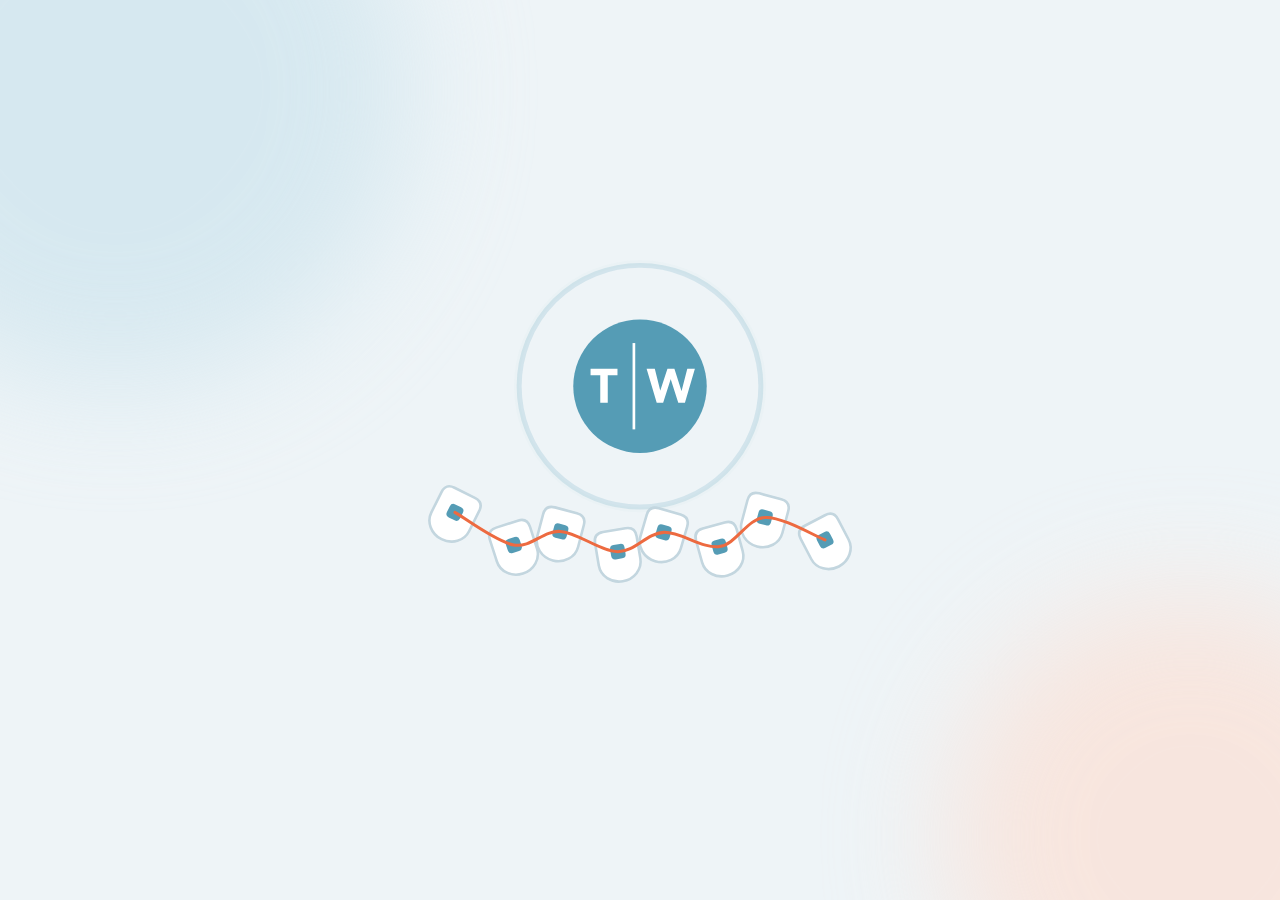
<file: owners.html>
<!DOCTYPE html>
<html lang="en">
<head>
<meta charset="UTF-8">
<meta name="viewport" content="width=device-width, initial-scale=1">
<link href="https://fonts.googleapis.com/css2?family=Montserrat:wght@600;700&family=Figtree:wght@400;500;600&display=swap" rel="stylesheet">
<link rel="icon" type="image/svg+xml" href="assets/tw-mark.svg">
<link rel="stylesheet" href="assets/styles.css?v=18">
<script src="assets/splash.js?v=18"></script>
<script src="assets/theme.js?v=18"></script>
<title>TW Ops · Owner's Desk (mockup)</title>
<style>
.dv{display:grid;grid-template-columns:1fr 1fr;align-items:center;height:14px;position:relative}
.dv::before{content:"";position:absolute;left:50%;top:-5px;bottom:-5px;width:3px;margin-left:-1.5px;border-radius:2px;background:var(--ink)}
.dv span{height:12px;display:flex}
.dv .neg{justify-content:flex-end;background:var(--line2);border-radius:999px 0 0 999px}
.dv .pos{background:var(--line2);border-radius:0 999px 999px 0}
.dv i{display:block;height:100%}
.dv .neg i{background:#b46a00;border-radius:999px 0 0 999px}
.dv .pos i{background:var(--brand-bright);border-radius:0 999px 999px 0}
.dvkey{display:flex;justify-content:space-between;font-size:13.5px;color:var(--muted);margin:0 0 4px;padding:0 0 0 144px}
.dvkey span:nth-child(2){color:var(--ink);font-weight:600}
@media (max-width:560px){.dvkey{padding-left:0}}
</style>
</head>
<body>
<script>
window.PAGE = { id: 'owners', title: "Owner's Desk", hood: [
  { what: 'Owners only', how: 'This hub is hidden for every other role. Switch "View as" to Savannah and the menu item disappears. In the real build that is a database rule: a non-owner account asking for these rows gets nothing back, even if someone typed the address.', svc: ['auth','db'] },
  { what: 'P&amp;L vs. budget', how: 'Figures entered monthly or pulled from your accounting system by a nightly job (to be decided with your accountant). Supply spend comes from Dentira. Only the owner brief includes these flags.', svc: ['job','ext','db'] },
  { what: 'New-office launch playbook', how: 'The 64-item launch checklist is a template. Launching Troy creates 64 tasks with owners and due dates from the target open date. Savannah runs launches; office leads and the inventory coordinator see only the tasks assigned to them.', svc: ['db','job','auth'] }
]};
</script>
<div class="wrap">
  <div class="pagehead hero">
    <div><div class="lbl">Owner's Desk · monthly · owners only <button class="uth" data-h="0"></button></div><h1>Good morning, Dr. Wood</h1>
      <p class="lede"><b>Nothing needs a decision from you this week.</b> Two offices are behind budget for September.</p></div>
    <div class="chips"><div class="chip"><b>2 of 4</b><span>offices on track today</span></div><div class="chip"><b>3</b><span>launches under way</span></div></div>
  </div>

  <h2 class="sec">P&amp;L vs. budget · September <span class="hint">· furthest behind first</span> <button class="uth" data-h="1"></button></h2>
  <div class="card">
    <div class="dvkey"><span>Behind budget</span><span>Budget</span><span>Ahead</span></div>
    <div class="vrow"><b>Enterprise</b><div class="dv" role="img" aria-label="5 percent behind budget"><span class="neg"><i style="width:62.5%"></i></span><span class="pos"></span></div><div class="num"><b>−5%</b><span class="w">Behind</span></div></div>
    <div class="vrow"><b>Andalusia</b><div class="dv" role="img" aria-label="2 percent behind budget"><span class="neg"><i style="width:25%"></i></span><span class="pos"></span></div><div class="num"><b>−2%</b><span class="w">Behind</span></div></div>
    <div class="vrow"><b>Selma</b><div class="dv" role="img" aria-label="4 percent ahead of budget"><span class="neg"></span><span class="pos"><i style="width:50%"></i></span></div><div class="num"><b>+4%</b><span>Ahead</span></div></div>
    <div class="vrow"><b>Montgomery</b><div class="dv" role="img" aria-label="6 percent ahead of budget"><span class="neg"></span><span class="pos"><i style="width:75%"></i></span></div><div class="num"><b>+6%</b><span>Ahead</span></div></div>
  </div>

  <div class="grid g2" style="margin-top:12px">
    <div class="card"><h2>All offices today <a class="btn sm" href="index.html" style="margin-left:auto">Open Command Center</a></h2>
      <div class="row"><span><b>Enterprise</b></span><span class="cs late"><svg viewBox="0 0 24 24" aria-hidden="true"><circle cx="12" cy="12" r="9"/><path d="M12 7.5V13M12 16.4v.1"/></svg>Behind · 4 overdue</span></div>
      <div class="row"><span><b>Montgomery</b></span><span class="cs due"><svg viewBox="0 0 24 24" aria-hidden="true"><circle cx="12" cy="12" r="9"/><path d="M12 7.5V12l3 2"/></svg>Needs attention · 2 overdue</span></div>
      <div class="row"><span><b>Andalusia</b></span><span class="cs done"><svg viewBox="0 0 24 24" aria-hidden="true"><circle cx="12" cy="12" r="9"/><path d="M8.5 12.2l2.4 2.4 4.6-5"/></svg>On track</span></div>
      <div class="row"><span><b>Selma</b></span><span class="cs done"><svg viewBox="0 0 24 24" aria-hidden="true"><circle cx="12" cy="12" r="9"/><path d="M8.5 12.2l2.4 2.4 4.6-5"/></svg>On track</span></div></div>
    <div class="card"><h2>Associate tracking</h2>
      <div class="row"><span>Dr. Priya Nair · starts this month</span><b>14</b></div>
      <div class="row"><span>Chair time vs. plan</span><b class="muted">After clinical tools join the foundation</b></div>
      <h2 style="margin-top:16px">Contracts &amp; leases</h2>
      <div class="row"><span>Renewals coming</span><b>3 in 2027</b></div></div>
  </div>

  <h2 class="sec">New-office launch playbook <span class="hint">· soonest first</span> <button class="uth" data-h="2"></button></h2>
  <div class="offs three">
    <div class="off"><div class="ring r-launch"><svg viewBox="0 0 84 84" aria-hidden="true"><circle class="trk" cx="42" cy="42" r="36"/><circle class="val" cx="42" cy="42" r="36" stroke-dasharray="134 227"/></svg><b>38/64</b></div><h3>Wetumpka</h3><small>Opens Jan 12 · 2 of 5 hires onboarded</small><span class="pill launch">Next: X-ray registration filed</span></div>
    <div class="off"><div class="ring r-launch"><svg viewBox="0 0 84 84" aria-hidden="true"><circle class="trk" cx="42" cy="42" r="36"/><circle class="val" cx="42" cy="42" r="36" stroke-dasharray="43 227"/></svg><b>12/64</b></div><h3>Dothan</h3><small>Opens Mar 2 · 0 of 5 hires onboarded</small><span class="pill launch">Next: lease signed</span></div>
    <div class="off"><div class="ring r-launch"><svg viewBox="0 0 84 84" aria-hidden="true"><circle class="trk" cx="42" cy="42" r="36"/><circle class="val" cx="42" cy="42" r="36" stroke-dasharray="18 227"/></svg><b>5/64</b></div><h3>Troy</h3><small>Opens May 4 · 0 of 5 hires onboarded</small><span class="pill launch">Next: JV docs with attorney</span></div>
  </div>
  <p class="small muted" style="margin:8px 4px 0">One template, 64 tasks per launch, dated from the target open.</p>
</div>
<script src="assets/app.js?v=18"></script>
</body>
</html>
</file>
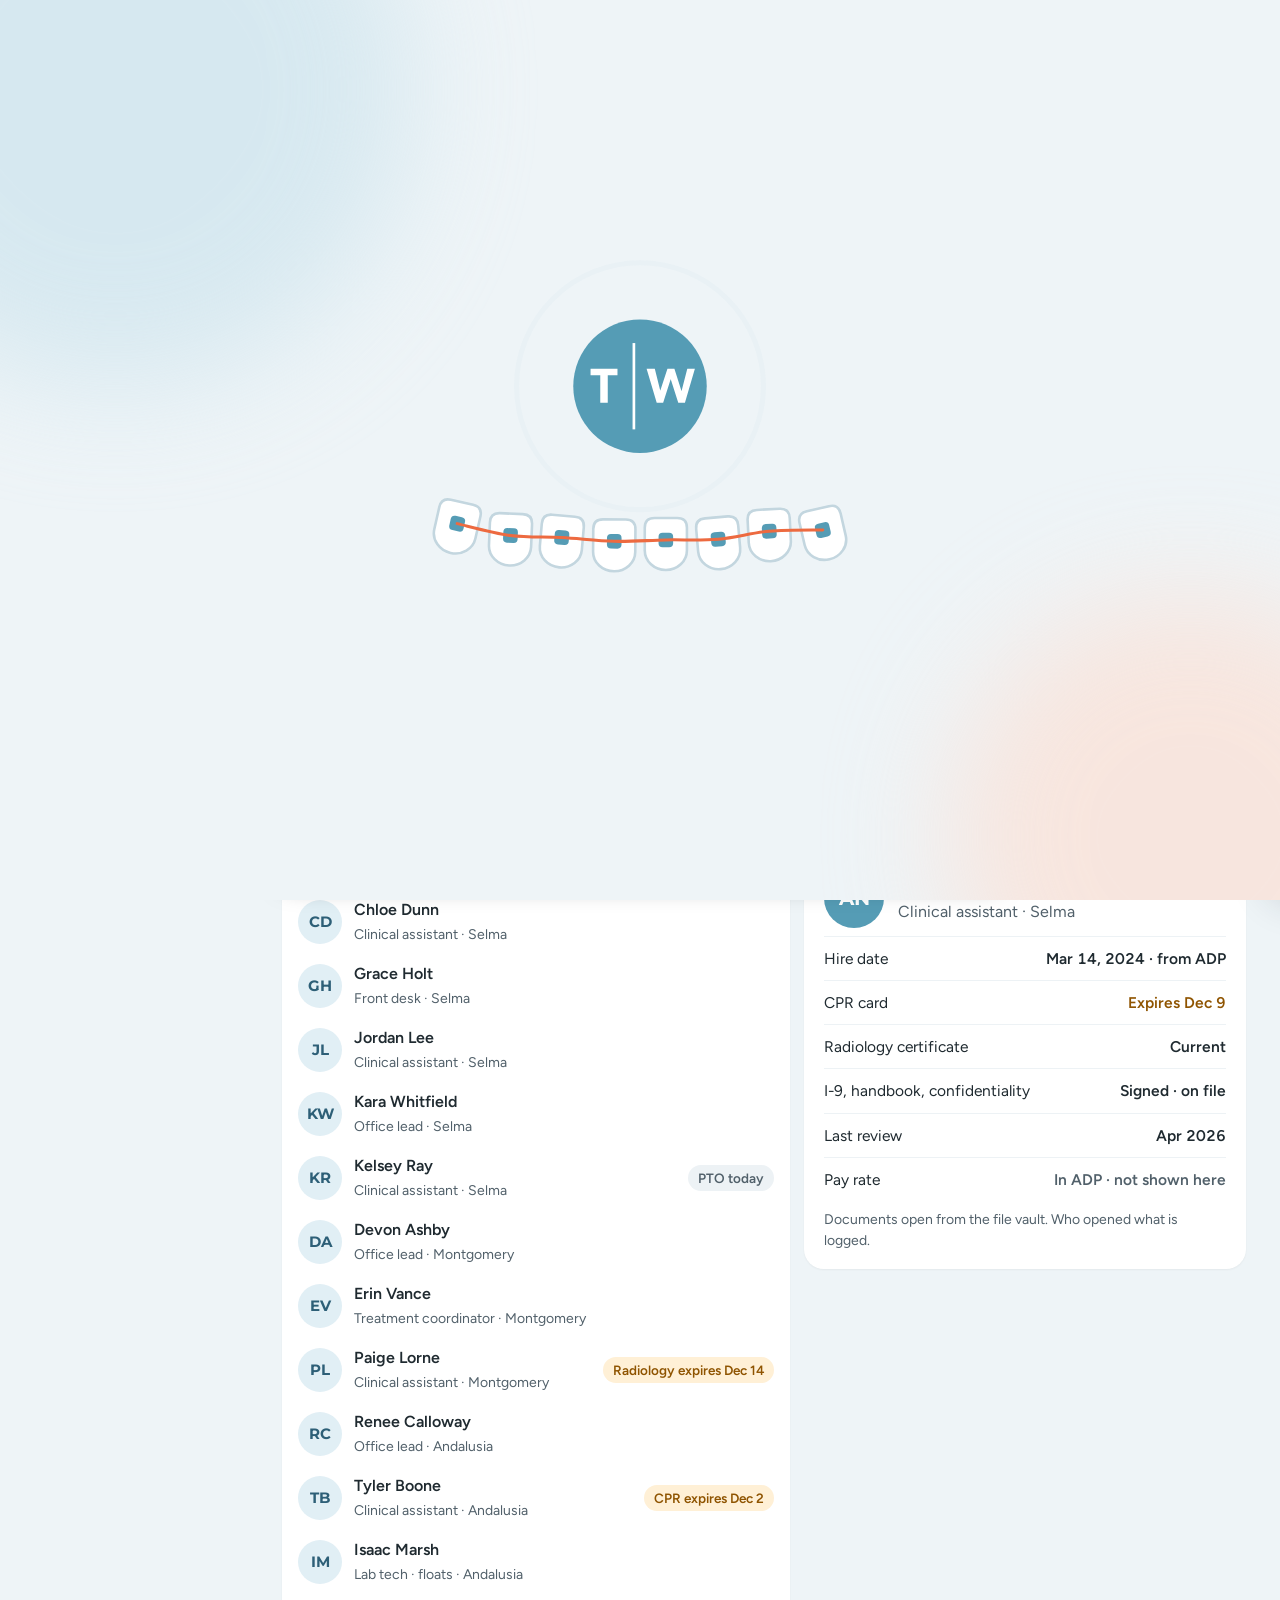
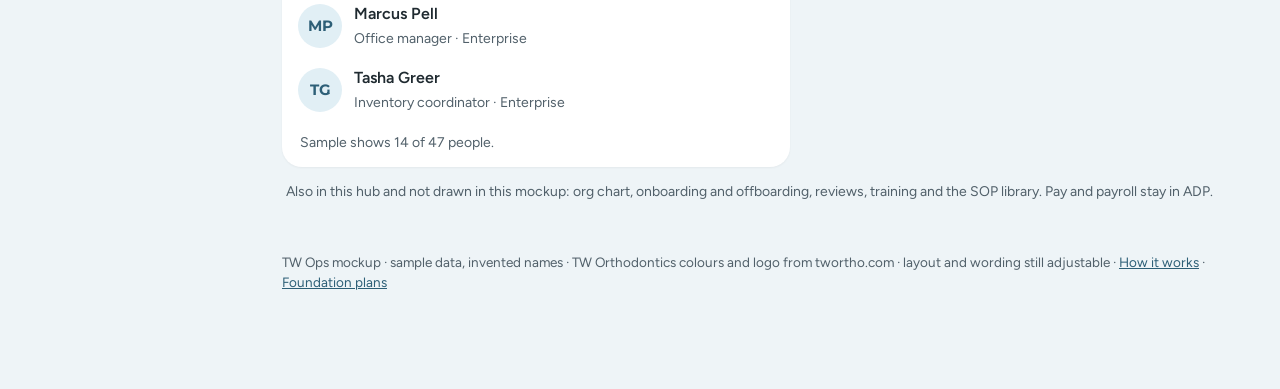
<file: people.html>
<!DOCTYPE html>
<html lang="en">
<head>
<meta charset="UTF-8">
<meta name="viewport" content="width=device-width, initial-scale=1">
<link href="https://fonts.googleapis.com/css2?family=Montserrat:wght@600;700&family=Figtree:wght@400;500;600&display=swap" rel="stylesheet">
<link rel="icon" type="image/svg+xml" href="assets/tw-mark.svg">
<link rel="stylesheet" href="assets/styles.css?v=18">
<script src="assets/splash.js?v=18"></script>
<script src="assets/theme.js?v=18"></script>
<title>TW Ops · People (mockup)</title>
<style>
.stats{display:flex;flex-wrap:wrap;gap:8px}
.stat{background:#fff;border-radius:16px;padding:8px 14px;box-shadow:var(--shadow);font-size:14px;color:var(--muted)}
.stat b{font-family:var(--title);font-size:18px;color:var(--ink);margin-right:6px;font-variant-numeric:tabular-nums}
.pp-av{width:44px;height:44px;border-radius:50%;background:var(--brand-soft);color:var(--brand);display:grid;place-items:center;font-family:var(--title);font-weight:700;font-size:15px;flex:none}
.exp{display:grid;grid-template-columns:auto minmax(0,1fr) auto;align-items:center;gap:12px;width:100%;font:inherit;text-align:left;background:transparent;border:0;border-top:1px solid var(--line2);padding:10px 4px;min-height:60px;color:var(--ink);cursor:pointer;border-radius:0}
.exp:first-of-type{border-top:0}
.exp:hover{background:var(--bg);border-radius:14px}
.exp small{display:block;color:var(--muted);font-size:14px}
.exp .when{font-weight:600;color:var(--amber);white-space:nowrap;text-align:right}
.exp .when small{font-weight:400}
.fl{display:flex;flex-wrap:wrap;gap:8px;margin:0 4px 12px}
.fchip{font:inherit;font-size:14.5px;font-weight:600;border-radius:999px;min-height:40px;padding:0 16px;border:2px solid var(--line);background:transparent;color:var(--muted);cursor:pointer}
.fchip[aria-pressed="true"]{background:var(--brand);border-color:var(--brand);color:#fff}
.find{display:flex;align-items:center;gap:10px;background:#fff;border:2px solid var(--line);border-radius:999px;padding:0 16px;min-height:48px;margin:0 0 10px;max-width:420px}
.find:focus-within{border-color:var(--brand)}
.find svg{width:18px;height:18px;flex:none;fill:none;stroke:var(--muted);stroke-width:2;stroke-linecap:round}
.find input{font:inherit;border:0;outline:0;background:transparent;flex:1;min-width:0;color:var(--ink);min-height:44px}
.find label{position:absolute;left:-9999px}
.pgrid{display:grid;grid-template-columns:minmax(0,1.15fr) minmax(0,1fr);gap:14px;align-items:start}
@media (max-width:960px){.pgrid{grid-template-columns:1fr}}
.plist{background:#fff;border-radius:20px;box-shadow:var(--shadow);padding:6px}
.prow{display:grid;grid-template-columns:auto minmax(0,1fr) auto;align-items:center;gap:12px;width:100%;font:inherit;text-align:left;background:transparent;border:0;padding:8px 10px;min-height:62px;border-radius:14px;color:var(--ink);cursor:pointer}
.prow:hover{background:var(--bg)}
.prow[aria-pressed="true"]{background:var(--brand-soft)}
.prow b{display:block;font-weight:600}
.prow small{color:var(--muted);font-size:14px}
.prow .flag{font-size:13.5px;font-weight:600;border-radius:999px;padding:3px 10px;white-space:nowrap}
.pmore{color:var(--muted);font-size:14px;padding:10px 12px 8px;margin:0}
.file{position:sticky;top:16px}
@media (max-width:960px){.file{position:static}}
.file .top{display:flex;align-items:center;gap:14px;margin-bottom:8px}
.file .top .pp-av{width:60px;height:60px;font-size:20px;background:var(--brand-bright);color:#fff}
.file .top b{display:block;font-family:var(--title);font-size:19px}
</style>
</head>
<body>
<script>
window.PAGE = { id: 'people', title: 'People', hood: [
  { what: 'Employee records and documents', how: 'One person record per employee, linked to an office and a role. Documents (I-9, license, CPR card, signed handbook) are files in the private file vault, encrypted, and only visible to the roles in the "who sees what" table: Savannah and owners see all, an office lead sees their own office, a team member sees their own file. Every open and download is logged.', svc: ['db','vault','auth'] },
  { what: 'Replaces BambooHR', how: 'Records, documents, org chart, onboarding and offboarding, PTO and coverage, reviews, training and the SOP library all live here. Pay rates and payroll stay in ADP; the roster and hire dates come from ADP so nothing is typed twice.', svc: ['db','job','ext'] },
  { what: 'Certification expirations', how: 'Each card has an expiry date. A nightly job feeds the 60-day count on the Command Center, the Practice Calendar reminders and the morning brief from this one field.', svc: ['job','mail'] },
  { what: 'PTO requests', how: 'A request is a row with a status. The office lead approves their own office; Savannah can approve anywhere. Approval updates the staff schedule, so "PTO" shows on the office day screen automatically.', svc: ['db','auth'] }
]};
</script>
<div class="wrap" id="pp"></div>
<script src="assets/app.js?v=18"></script>
<script>
(function () {
  var root = document.getElementById('pp');
  if (!root || root.querySelector('.locked-page')) return;
  var role = window.TW.role, me = window.TW.me, say = window.TW.say;
  var OFFICES = ['Andalusia', 'Enterprise', 'Montgomery', 'Selma'];
  // Sample people. Invented names. cpr / rad hold an expiry note when a card is running out.
  var P = [
    { n: 'Amber Nix', r: 'Clinical assistant', o: 'Selma', hire: 'Mar 14, 2024', cpr: 'Dec 9', review: 'Apr 2026' },
    { n: 'Chloe Dunn', r: 'Clinical assistant', o: 'Selma', hire: 'Aug 2, 2023', review: 'Apr 2026' },
    { n: 'Grace Holt', r: 'Front desk', o: 'Selma', hire: 'Jan 9, 2022', review: 'Apr 2026' },
    { n: 'Jordan Lee', r: 'Clinical assistant', o: 'Selma', hire: 'Jun 3, 2025', review: 'Apr 2026' },
    { n: 'Kara Whitfield', r: 'Office lead', o: 'Selma', hire: 'May 20, 2019', review: 'Apr 2026' },
    { n: 'Kelsey Ray', r: 'Clinical assistant', o: 'Selma', hire: 'Oct 11, 2023', review: 'Apr 2026', pto: true },
    { n: 'Devon Ashby', r: 'Office lead', o: 'Montgomery', hire: 'Feb 1, 2020', review: 'Apr 2026' },
    { n: 'Erin Vance', r: 'Treatment coordinator', o: 'Montgomery', hire: 'Sep 15, 2021', review: 'Apr 2026' },
    { n: 'Paige Lorne', r: 'Clinical assistant', o: 'Montgomery', hire: 'Nov 4, 2022', rad: 'Dec 14', review: 'Apr 2026' },
    { n: 'Renee Calloway', r: 'Office lead', o: 'Andalusia', hire: 'Jul 8, 2018', review: 'Apr 2026' },
    { n: 'Tyler Boone', r: 'Clinical assistant', o: 'Andalusia', hire: 'Apr 22, 2024', cpr: 'Dec 2', review: 'Apr 2026' },
    { n: 'Isaac Marsh', r: 'Lab tech · floats', o: 'Andalusia', hire: 'Mar 3, 2021', review: 'Apr 2026' },
    { n: 'Marcus Pell', r: 'Office manager', o: 'Enterprise', hire: 'Jan 15, 2017', review: 'Apr 2026' },
    { n: 'Tasha Greer', r: 'Inventory coordinator', o: 'Enterprise', hire: 'Aug 19, 2020', review: 'Apr 2026' }
  ];
  var PTO = [
    { n: 'Chloe Dunn', o: 'Selma', when: 'Nov 5 to Nov 6 · 2 days', cover: 'Coverage needed' },
    { n: 'Paige Lorne', o: 'Montgomery', when: 'Nov 12 · 1 day', cover: 'Covered' }
  ];
  function ini(n) { return n.split(' ').map(function (x) { return x[0]; }).join('').slice(0, 2); }
  function by(n) { return P.filter(function (p) { return p.n === n; })[0]; }
  var self = role === 'inv' || role === 'team', lead = role === 'lead', myOffice = me.office;
  var mine = function (o) { return !lead || o === myOffice; };
  var sel = self ? me.name : 'Amber Nix', office = 'All', q = '';

  function fileHtml(p, own) {
    var cpr = p.cpr ? '<b style="color:var(--amber)">Expires ' + p.cpr + '</b>' : '<b>Current</b>';
    var rad = p.rad ? '<b style="color:var(--amber)">Expires ' + p.rad + '</b>' : '<b>Current</b>';
    return '<h2>' + (own ? 'My HR file' : 'Employee file') + ' <button class="uth" data-h="0"></button></h2>' +
      '<div class="top"><span class="pp-av" aria-hidden="true">' + ini(p.n) + '</span><span><b>' + p.n + '</b><span class="muted">' + p.r + ' · ' + p.o + '</span></span></div>' +
      '<div class="row"><span>Hire date</span><b>' + p.hire + ' · from ADP</b></div>' +
      '<div class="row"><span>CPR card</span>' + cpr + '</div>' +
      '<div class="row"><span>Radiology certificate</span>' + rad + '</div>' +
      '<div class="row"><span>I-9, handbook, confidentiality</span><b>Signed · on file</b></div>' +
      '<div class="row"><span>Last review</span><b>' + p.review + '</b></div>' +
      '<div class="row"><span>Pay rate</span><b class="muted">In ADP · not shown here</b></div>' +
      '<p class="small muted" style="margin-bottom:0">Documents open from the file vault. Who opened what is logged.</p>';
  }
  function wire(scope) {
    Array.prototype.forEach.call(scope.querySelectorAll('.uth'), function (b) {
      if (b.textContent) return;
      var i = parseInt(b.getAttribute('data-h'), 10); b.textContent = String(i + 1); b.type = 'button'; b.title = 'How this works in the real build';
      b.addEventListener('click', function (ev) { ev.preventDefault(); ev.stopPropagation(); window.TW.open(i); });
    });
    Array.prototype.forEach.call(scope.querySelectorAll('a[href="#"]'), function (a) {
      if (a.getAttribute('data-w')) return; a.setAttribute('data-w', '1');
      a.addEventListener('click', function (e) { e.preventDefault(); say('Mockup: “' + a.textContent.trim() + '” works in the real build, not here.'); });
    });
  }

  // ---- Team members and the inventory coordinator: own file only ----
  if (self) {
    var p = by(me.name) || { n: me.name, r: me.role, o: me.office, hire: 'Jun 3, 2025', review: 'Apr 2026' };
    root.innerHTML = '<div class="pagehead"><div><div class="lbl">People <button class="uth" data-h="1"></button></div><h1>My HR file</h1><div class="sub">You see your own file. Your office lead and Savannah see it too.</div></div>' +
      '<div><a class="btn pri" href="#">Request PTO</a> <button class="uth" data-h="3"></button></div></div>' +
      '<div class="grid g2"><div class="card file" style="position:static">' + fileHtml(p, true) + '</div>' +
      '<div class="card"><h2>My training</h2><div class="row"><span>OSHA annual training</span><b>Done · Sep</b></div><div class="row"><span>CPR recertification</span><b>Card current</b></div>' +
      '<p class="small muted" style="margin-bottom:0">Training records and the SOP library open from here.</p></div></div>';
    wire(root); return;
  }

  // ---- Owners, Savannah and office leads ----
  var pto = PTO.filter(function (q) { return mine(q.o); });
  var exp = P.filter(function (x) { return (x.cpr || x.rad) && mine(x.o); }).sort(function (a, b) { return parseInt((a.cpr || a.rad).replace(/\D/g, ''), 10) - parseInt((b.cpr || b.rad).replace(/\D/g, ''), 10); });
  var scope = lead ? myOffice + ' office' : 'All offices';
  root.innerHTML =
    '<div class="pagehead"><div><div class="lbl">People · weekly · replaces BambooHR <button class="uth" data-h="1"></button></div><h1>People</h1><div class="sub">' + scope + '</div></div>' +
    '<div><div class="stats"><span class="stat"><b>' + (lead ? P.filter(function (x) { return x.o === myOffice; }).length : 47) + '</b>team members</span>' + (lead ? '' : '<span class="stat"><b>2</b>onboarding · Wetumpka hires</span>') + '</div> <a class="btn pri" href="#">+ New hire</a></div></div>' +
    '<h2 class="sec">Needs you <span class="hint" id="ptoHint"></span> <button class="uth" data-h="3"></button></h2>' +
    '<ul class="todo" id="pto">' + pto.map(function (q) {
      var x = by(q.n);
      return '<li class="s-you"><span class="pp-av" aria-hidden="true">' + ini(q.n) + '</span><div class="t"><b>' + q.n + ' asked for PTO</b><span>' + q.when + ' · ' + x.r + ', ' + q.o + '</span></div>' +
        '<span class="pill ' + (q.cover === 'Covered' ? 'ok' : 'warn') + '">' + q.cover + '</span>' +
        '<div class="act"><button class="btn" type="button" data-pto="Declined">Decline</button><button class="btn pri" type="button" data-pto="Approved">Approve</button></div></li>';
    }).join('') + '</ul>' +
    '<p class="clear" id="ptoClear"' + (pto.length ? ' hidden' : '') + '>No PTO requests are waiting on you.</p>' +
    '<div class="card" style="margin-top:12px"><h2>Cards expiring in the next 60 days <button class="uth" data-h="2"></button></h2>' +
    (exp.length ? exp.map(function (x) {
      return '<button type="button" class="exp" data-open="' + x.n + '"><span class="pp-av" aria-hidden="true">' + ini(x.n) + '</span><span><b>' + x.n + '</b><small>' + x.r + ' · ' + x.o + '</small></span><span class="when">' + (x.cpr || x.rad) + '<small>' + (x.cpr ? 'CPR card' : 'Radiology certificate') + '</small></span></button>';
    }).join('') : '<p class="muted" style="margin:0">None in the next 60 days.</p>') +
    '<p class="small muted" style="margin-bottom:0">The same people appear on the Command Center and in the morning brief. One field, three places.</p></div>' +
    '<h2 class="sec">Team <span class="hint" id="teamHint"></span></h2>' +
    '<div class="find"><svg viewBox="0 0 24 24" aria-hidden="true"><circle cx="11" cy="11" r="7"/><path d="m20 20-3.600-3.600"/></svg><label for="q">Find a person</label><input id="q" type="search" placeholder="Find a person" autocomplete="off"></div>' +
    (lead ? '' : '<div class="fl" id="fl" role="group" aria-label="Office"></div>') +
    '<div class="pgrid"><div class="plist" id="plist"></div><aside class="card file" id="file" aria-live="polite" aria-label="Employee file"></aside></div>' +
    '<p class="small muted" style="margin:14px 4px 0">Also in this hub and not drawn in this mockup: org chart, onboarding and offboarding, reviews, training and the SOP library. Pay and payroll stay in ADP.</p>';

  var $pto = document.getElementById('pto'), $list = document.getElementById('plist'), $file = document.getElementById('file'), $fl = document.getElementById('fl');
  var ptoCleared = false;
  function ptoCount() {
    var n = $pto.querySelectorAll('li:not(.done)').length;
    document.getElementById('ptoHint').textContent = n ? '· ' + n + ' PTO ' + (n === 1 ? 'request' : 'requests') + ' waiting on approval' : '';
    document.getElementById('ptoClear').hidden = n !== 0;
    if (n === 0 && pto.length && ptoCleared === false) { ptoCleared = true; window.TW.celebrate(document.getElementById('ptoClear')); }
  }
  $pto.addEventListener('click', function (ev) {
    var b = ev.target.closest('[data-pto]'); if (!b) return;
    var li = b.closest('li'), what = b.getAttribute('data-pto');
    li.classList.add('done'); li.querySelector('.act').innerHTML = '<span class="pill ' + (what === 'Approved' ? 'ok' : 'gray') + '">' + what + '</span>';
    li.querySelector('.t b').style.textDecoration = 'none';
    say(what + '. In the real build the staff schedule and the office day screen update on their own.');
    ptoCount();
  });
  function drawFilters() {
    if (!$fl) return;
    $fl.innerHTML = ['All'].concat(OFFICES).map(function (o) { return '<button type="button" class="fchip" data-o="' + o + '" aria-pressed="' + (o === office) + '">' + (o === 'All' ? 'All offices' : o) + '</button>'; }).join('');
  }
  function drawList() {
    var list = P.filter(function (x) { return mine(x.o) && (office === 'All' || x.o === office) && (!q || (x.n + ' ' + x.r + ' ' + x.o).toLowerCase().indexOf(q) !== -1); });
    $list.innerHTML = list.map(function (x) {
      var flag = x.cpr ? '<span class="flag warn">CPR expires ' + x.cpr + '</span>' : x.rad ? '<span class="flag warn">Radiology expires ' + x.rad + '</span>' : x.pto ? '<span class="flag gray">PTO today</span>' : '';
      return '<button type="button" class="prow" data-open="' + x.n + '" aria-pressed="' + (x.n === sel) + '"><span class="pp-av" aria-hidden="true">' + ini(x.n) + '</span><span><b>' + x.n + '</b><small>' + x.r + ' · ' + x.o + '</small></span>' + flag + '</button>';
    }).join('') + (!list.length ? '<p class="pmore">No one matches “' + q.replace(/[<&]/g, '') + '”. Check the spelling or pick All offices.</p>' : q || lead ? '' : '<p class="pmore">Sample shows ' + list.length + ' of ' + (office === 'All' ? 47 : 'this office\'s') + ' people.</p>');
    document.getElementById('teamHint').textContent = lead ? '· ' + myOffice + ' · tap a person to open their file' : '· tap a person to open their file';
  }
  function drawFile(scroll) {
    var p = by(sel); $file.innerHTML = fileHtml(p, false); wire($file);
    if (scroll && window.matchMedia('(max-width:960px)').matches) $file.scrollIntoView({ block: 'start', behavior: window.matchMedia('(prefers-reduced-motion:reduce)').matches ? 'auto' : 'smooth' });
  }
  function open(n, scroll) { sel = n; if (office !== 'All' && by(n).o !== office) { office = 'All'; drawFilters(); } if (q && (by(n).n + ' ' + by(n).r + ' ' + by(n).o).toLowerCase().indexOf(q) === -1) { q = ''; document.getElementById('q').value = ''; } drawList(); drawFile(scroll); }
  root.addEventListener('click', function (ev) {
    var o = ev.target.closest('[data-open]');
    if (o) { open(o.getAttribute('data-open'), true); var again = $list.querySelector('[data-open="' + sel + '"]'); if (again && o.classList.contains('prow')) again.focus(); return; }
    var f = ev.target.closest('.fchip');
    if (f) { office = f.getAttribute('data-o'); drawFilters(); drawList(); var b = $fl.querySelector('[data-o="' + office + '"]'); if (b) b.focus(); }
  });
  if (lead && !P.some(function (x) { return x.n === sel && x.o === myOffice; })) sel = P.filter(function (x) { return x.o === myOffice; })[0].n;
  document.getElementById('q').addEventListener('input', function () { q = this.value.trim().toLowerCase(); drawList(); });
  wire(root); drawFilters(); drawList(); drawFile(false); ptoCount();
})();
</script>
</body>
</html>
</file>
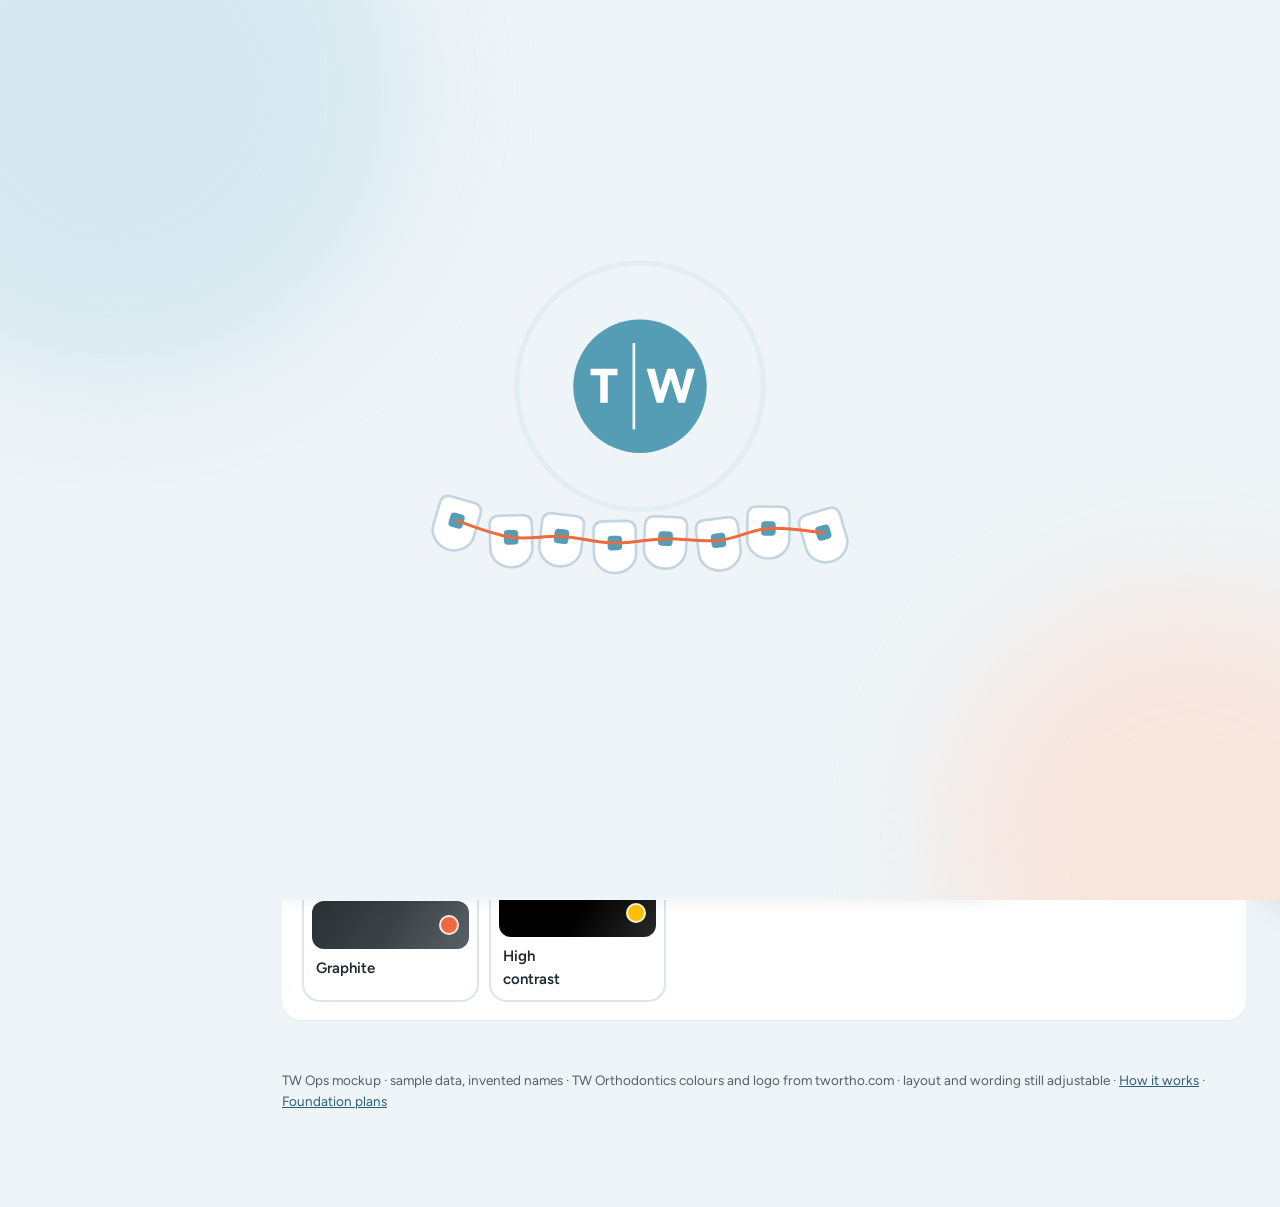
<file: profile.html>
<!DOCTYPE html>
<html lang="en">
<head>
<title>TW Ops · My profile (mockup)</title>
<meta charset="UTF-8">
<meta name="viewport" content="width=device-width, initial-scale=1">
<link href="https://fonts.googleapis.com/css2?family=Montserrat:wght@600;700&family=Figtree:wght@400;500;600&display=swap" rel="stylesheet">
<link rel="icon" type="image/svg+xml" href="assets/tw-mark.svg">
<link rel="stylesheet" href="assets/styles.css?v=18">
<script src="assets/splash.js?v=18"></script>
<script src="assets/theme.js?v=18"></script>
<style>
.pf-id{display:flex;flex-wrap:wrap;align-items:center;gap:16px 18px;background:#fff;border-radius:24px;box-shadow:var(--shadow);padding:20px 22px}
.pf-id .pf-av{width:84px;height:84px;font-size:28px}
.pf-id .who2{flex:1 1 220px;min-width:0}
.pf-id h1{font-size:26px;margin:0}
.pf-acts{display:flex;flex-wrap:wrap;gap:8px}
.pf-id .role{color:var(--muted);font-size:17px}
.pf-facts{display:grid;grid-template-columns:1fr 1fr;gap:10px;margin-top:12px}
@media (max-width:640px){.pf-facts{grid-template-columns:1fr}}
.pf-fact{background:#fff;border-radius:18px;box-shadow:var(--shadow);padding:12px 16px;display:grid;grid-template-columns:auto 1fr;gap:12px;align-items:center}
.pf-fact .fi{width:40px;height:40px;border-radius:50%;background:var(--brand-soft);color:var(--brand);display:grid;place-items:center}
.pf-fact svg{width:20px;height:20px;fill:none;stroke:currentColor;stroke-width:2;stroke-linecap:round;stroke-linejoin:round}
.pf-fact small{display:block;color:var(--muted);font-size:13.5px}
.pf-fact b{font-weight:600;overflow-wrap:anywhere}
.pv{border-radius:20px;overflow:hidden;background:var(--bg);margin-top:14px}
.pv-hero{background:linear-gradient(120deg,var(--brand-deep,#244e63) 0%,var(--brand) 45%,var(--brand-mid) 100%);color:#fff;padding:16px 18px;display:flex;flex-wrap:wrap;align-items:center;justify-content:space-between;gap:10px}
.pv-hero b{font-family:var(--title);font-size:19px;display:block}
.pv-hero span{font-size:14.5px}
.pv-ring{width:56px;height:56px;position:relative;flex:none}
.pv-ring svg{width:56px;height:56px;transform:rotate(-90deg)}
.pv-ring circle{fill:none;stroke-width:7;stroke-linecap:round}
.pv-ring .a{stroke:rgba(255,255,255,.25)}.pv-ring .b{stroke:#fff}
.pv-row{display:flex;flex-wrap:wrap;align-items:center;gap:10px;padding:14px 18px}
.pv-nav{display:inline-flex;align-items:center;gap:8px;background:var(--brand);color:#fff;border-radius:14px;padding:0 14px;min-height:42px;font-weight:600}
.pv-nav i{background:var(--orange);color:var(--on-accent,var(--ink));font-style:normal;font-size:12.5px;font-weight:700;border-radius:999px;min-width:22px;height:22px;display:grid;place-items:center}
.pv-bar{flex:1 1 140px;height:8px;border-radius:999px;background:var(--line2);overflow:hidden}
.pv-bar i{display:block;height:100%;width:68%;background:var(--brand-bright);border-radius:999px}
.tsw{position:relative}
.tsw-ck{position:absolute;top:14px;left:14px;width:24px;height:24px;border-radius:50%;background:#fff;display:none;place-items:center;box-shadow:0 1px 3px rgba(0,0,0,.25)}
.tsw-ck svg{width:14px;height:14px;fill:none;stroke:var(--ink);stroke-width:3;stroke-linecap:round;stroke-linejoin:round}
.tsw[aria-checked="true"] .tsw-ck{display:grid}
.pf-reset{margin-top:14px}
@media (max-width:560px){.tsw-grid{grid-template-columns:repeat(2,minmax(0,1fr))}.tsw{min-width:0}.tsw-name{flex-wrap:wrap}}
</style>
</head>
<body>
<script>
window.PAGE = { id: 'profile', title: 'My profile', hood: [
  { what: 'About you', how: 'Name, photo and email come from the Google Workspace account you signed in with. Role and office come from the directory in the database, which Savannah and the owners manage. Nobody types a profile in twice.', svc: ['auth','db'] },
  { what: 'Colors for TW Ops', how: 'Each scheme is two colours. Every other shade is worked out from them, and contrast is checked so no scheme can make text hard to read. Your choice is saved on your own row, so it follows you to any computer, and a shared office screen shows each person their own. The logo and the status colours (red, amber, green) never change.', svc: ['db','auth'] }
]};
</script>
<div class="wrap">
  <div class="pf-id">
    <span class="pf-av" id="pfAv" aria-hidden="true"></span>
    <div class="who2"><div class="lbl">My profile <button class="uth" data-h="0"></button></div><h1 id="pfName">My profile</h1><div class="role" id="pfRole"></div></div>
    <div class="pf-acts"><input type="file" id="pfFile" accept="image/*" hidden><button class="btn" type="button" id="pfPhoto">Change photo</button><button class="btn" type="button" id="pfPhotoOff" hidden>Remove photo</button><a class="btn" href="signin.html">Sign out</a></div>
  </div>
  <div class="pf-facts">
    <div class="pf-fact"><span class="fi"><svg viewBox="0 0 24 24" aria-hidden="true"><path d="M3 21h18M5 21V7l7-4 7 4v14M9 21v-5h6v5M9 10h.010M15 10h.010"/></svg></span><span><small>Office</small><b id="pfOffice"></b></span></div>
    <div class="pf-fact"><span class="fi"><svg viewBox="0 0 24 24" aria-hidden="true"><rect x="3" y="5" width="18" height="14" rx="2"/><path d="M3 7l9 6 9-6"/></svg></span><span><small>Email</small><b id="pfEmail"></b></span></div>
    <div class="pf-fact"><span class="fi"><svg viewBox="0 0 24 24" aria-hidden="true"><path d="M3 11l9-7 9 7v9a1 1 0 0 1-1 1h-5v-6H9v6H4a1 1 0 0 1-1-1z"/></svg></span><span><small>Your home screen</small><b id="pfHome"></b></span></div>
    <div class="pf-fact"><span class="fi"><svg viewBox="0 0 24 24" aria-hidden="true"><rect x="5" y="11" width="14" height="9" rx="2"/><path d="M8 11V8a4 4 0 0 1 8 0v3"/></svg></span><span><small>Signs in with</small><b>Google Workspace</b></span></div>
  </div>
  <p class="small muted" style="margin:10px 4px 0">These come from your Google account and the TW directory. To change one, ask Savannah. In this mockup your photo stays on this device; in the real build it is saved with your profile.</p>

  <h2 class="sec">Colors for TW Ops <button class="uth" data-h="1"></button></h2>
  <div class="card">
    <p class="muted" style="margin:0">Pick the look you like. It changes only your own view, on every screen. The preview shows it straight away.</p>
    <div class="pv" aria-label="Preview of the selected colors">
      <div class="pv-hero"><span><b id="pvHi">Good morning</b><span>4 things need you today.</span></span><div class="pv-ring"><svg viewBox="0 0 56 56" aria-hidden="true"><circle class="a" cx="28" cy="28" r="23"/><circle class="b" cx="28" cy="28" r="23" stroke-dasharray="98 145"/></svg></div></div>
      <div class="pv-row"><span class="pv-nav">Command Center <i>6</i></span><span class="btn pri sm" aria-hidden="true">Nudge</span><span class="btn sm" aria-hidden="true">Review</span><span class="pill info">Same huddle today</span><span class="pv-bar"><i></i></span></div>
    </div>
    <div class="tsw-grid" id="tsw" role="radiogroup" aria-label="Color scheme"></div>
    <div class="pf-reset" id="pfReset" hidden><button class="btn sm" type="button" id="pfBack">Back to TW Blue</button></div>
  </div>
</div>
<script src="assets/app.js?v=18"></script>
<script>
(function () {
  var me = window.TW.me, T = window.TWTheme, role = window.TW.role;
  // Where each role lands, in the Hub Map's own words
  var HOME = { owners: "Owner's Desk + all-office summary", ops: 'Command Center office grid', lead: "Morning huddle + today's checklist", inv: 'Inventory & budgets', team: 'My tasks, training, my HR file' };
  var av = document.getElementById('pfAv'), file = document.getElementById('pfFile'), offBtn = document.getElementById('pfPhotoOff'), KEY = 'tw_photo_' + role;
  function showPhoto(data) {
    av.classList.toggle('has-photo', !!data); av.innerHTML = data ? '<img src="' + data + '" alt="">' : ''; if (!data) av.textContent = me.ini;
    offBtn.hidden = !data; window.TW.setPhoto(data);
  }
  var saved = null; try { saved = localStorage.getItem(KEY); } catch (e) {}
  showPhoto(saved);
  document.getElementById('pfPhoto').addEventListener('click', function () { file.click(); });
  file.addEventListener('change', function () {
    var f = file.files && file.files[0]; if (!f) return;
    if (!/^image\//.test(f.type)) { window.TW.say('Please choose a picture.'); return; }
    var rd = new FileReader();
    rd.onload = function () {
      var img = new Image();
      img.onload = function () {                                   // crop to a square and shrink, so the saved photo is small
        var s = Math.min(img.width, img.height), c = document.createElement('canvas'); c.width = c.height = 256;
        c.getContext('2d').drawImage(img, (img.width - s) / 2, (img.height - s) / 2, s, s, 0, 0, 256, 256);
        var data = c.toDataURL('image/jpeg', 0.85);
        try { localStorage.setItem(KEY, data); } catch (e) { window.TW.say('That picture could not be saved on this device.'); return; }
        showPhoto(data); window.TW.say('Photo updated.');
      };
      img.onerror = function () { window.TW.say('That file could not be read as a picture.'); };
      img.src = rd.result;
    };
    rd.readAsDataURL(f); file.value = '';
  });
  offBtn.addEventListener('click', function () { try { localStorage.removeItem(KEY); } catch (e) {} showPhoto(null); window.TW.say('Photo removed.'); });
  document.getElementById('pfName').textContent = me.name;
  document.getElementById('pfRole').textContent = me.role;
  document.getElementById('pfOffice').textContent = me.office;
  document.getElementById('pfEmail').textContent = me.email;
  document.getElementById('pfHome').textContent = HOME[role];
  document.getElementById('pvHi').textContent = 'Good morning, ' + me.name.replace(/^Dr\. /, 'Dr. ').split(' ').slice(0, me.name.indexOf('Dr.') === 0 ? 2 : 1).join(' ');
  var box = document.getElementById('tsw'), reset = document.getElementById('pfReset');
  var CK = '<span class="tsw-ck" aria-hidden="true"><svg viewBox="0 0 24 24"><path d="M5 12.5l4.5 4.5L19 7.5"/></svg></span>';
  function draw() {
    var cur = T.current();
    box.innerHTML = T.THEMES.map(function (t) {
      var k = T.tokens(t), on = t.id === cur;
      return '<button type="button" class="tsw" role="radio" aria-checked="' + on + '" tabindex="' + (on ? 0 : -1) + '" data-id="' + t.id + '">' + CK +
        '<span class="tsw-prev" style="background:linear-gradient(120deg,' + k['--brand-deep'] + ',' + k['--brand'] + ' 50%,' + k['--brand-mid'] + ')"><i style="background:' + k['--orange'] + '"></i></span>' +
        '<span class="tsw-name">' + t.name + '<em>' + (t.id === 'tw' ? 'Default' : 'Selected') + '</em></span></button>';
    }).join('');
    reset.hidden = cur === 'tw';
  }
  function pick(id, quiet) {
    T.set(id); draw();
    var b = box.querySelector('[data-id="' + id + '"]'); if (b) b.focus();
    if (!quiet) window.TW.say('Saved. In the real build this follows you to any computer.');
  }
  box.addEventListener('click', function (e) { var b = e.target.closest('.tsw'); if (b) pick(b.getAttribute('data-id')); });
  // Arrow keys move through the schemes, as a radio group should
  box.addEventListener('keydown', function (e) {
    var keys = { ArrowRight: 1, ArrowDown: 1, ArrowLeft: -1, ArrowUp: -1 }; if (!keys[e.key]) return;
    e.preventDefault();
    var ids = T.THEMES.map(function (t) { return t.id; }), i = ids.indexOf(T.current());
    pick(ids[(i + keys[e.key] + ids.length) % ids.length], true);
  });
  document.getElementById('pfBack').addEventListener('click', function () { pick('tw'); });
  draw();
})();
</script>
</body>
</html>
</file>
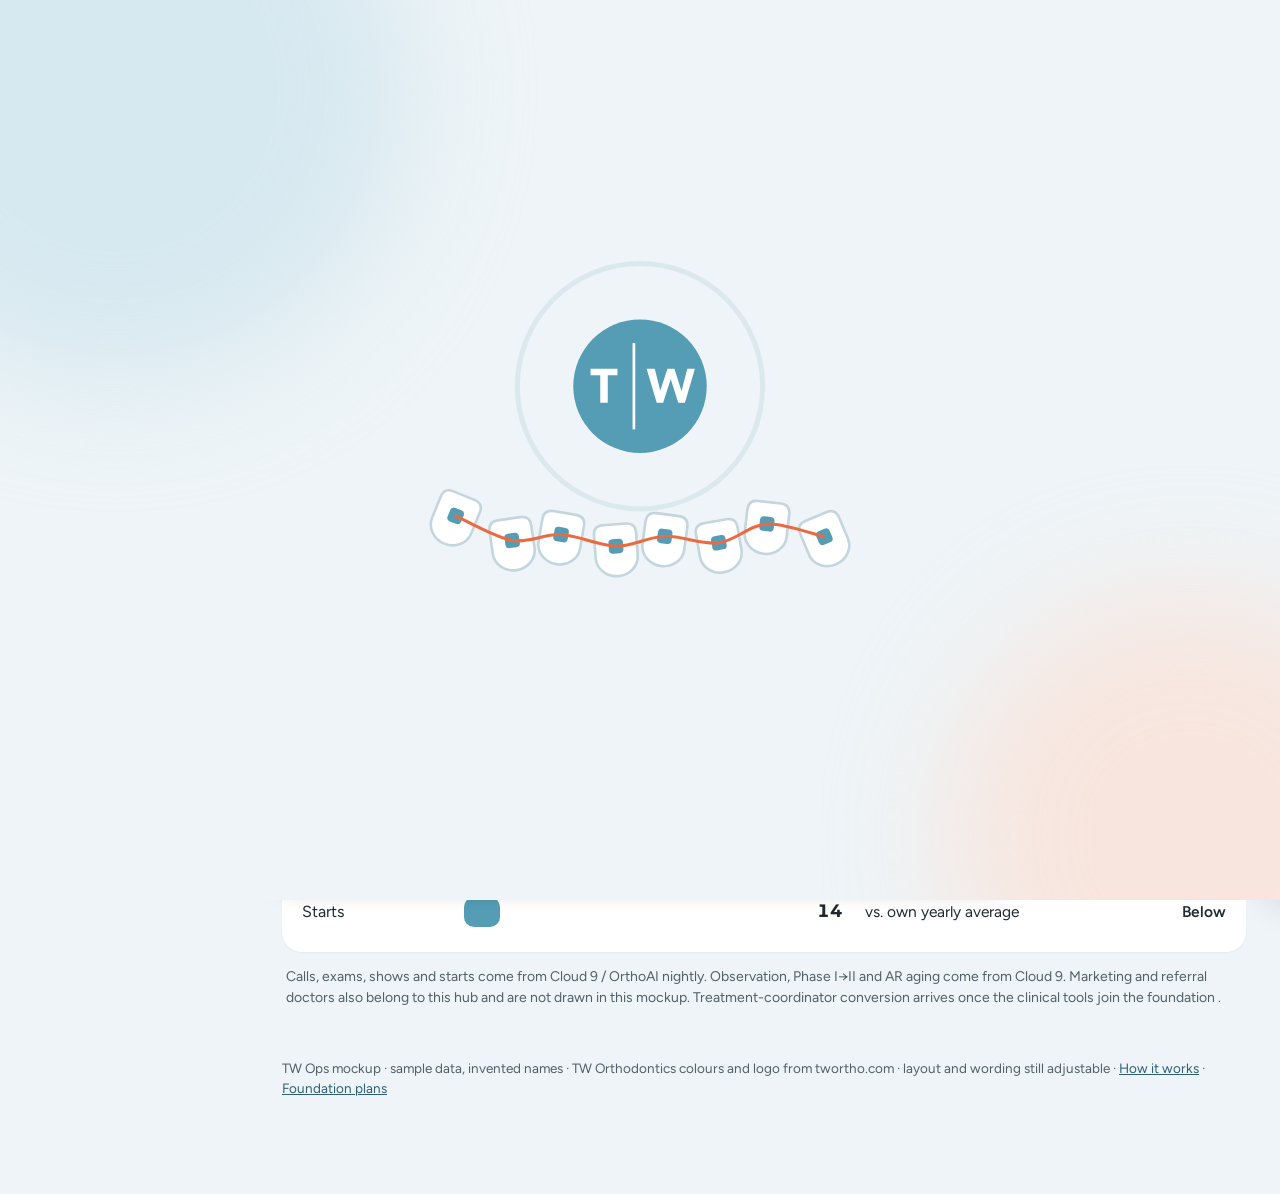
<file: scorecard.html>
<!DOCTYPE html>
<html lang="en">
<head>
<meta charset="UTF-8">
<meta name="viewport" content="width=device-width, initial-scale=1">
<link href="https://fonts.googleapis.com/css2?family=Montserrat:wght@600;700&family=Figtree:wght@400;500;600&display=swap" rel="stylesheet">
<link rel="icon" type="image/svg+xml" href="assets/tw-mark.svg">
<link rel="stylesheet" href="assets/styles.css?v=18">
<script src="assets/splash.js?v=18"></script>
<script src="assets/theme.js?v=18"></script>
<title>TW Ops · Scorecard (mockup)</title>
<style>
.key{display:flex;flex-wrap:wrap;align-items:center;gap:6px 16px;font-size:14px;color:var(--muted);margin:0 4px 10px}
.key span{display:inline-flex;align-items:center;gap:7px}
.key i{width:22px;height:8px;border-radius:999px;display:inline-block}
.key .tick{width:3px;height:14px;border-radius:2px;background:var(--ink)}
.sc{width:100%;border-collapse:separate;border-spacing:0}
.sc th{font-size:14px;font-weight:600;color:var(--muted);text-align:left;padding:4px 14px 10px;border-bottom:1px solid var(--line2);vertical-align:bottom}
.sc th small{display:block;font-weight:400;font-size:13px}
.sc td{padding:14px;border-bottom:1px solid var(--line2);vertical-align:middle}
.sc tr:last-child td{border-bottom:0}
.sc tr.sel td{background:var(--brand-soft)}
.sc tr.sel td:first-child{border-radius:16px 0 0 16px}.sc tr.sel td:last-child{border-radius:0 16px 16px 0}
.obtn{font:inherit;font-family:var(--title);font-weight:700;font-size:16px;color:var(--ink);background:transparent;border:0;padding:0;min-height:44px;display:flex;align-items:center;gap:8px;text-align:left;cursor:pointer}
.obtn::after{content:"›";font-family:var(--font);font-weight:400;color:var(--muted);font-size:20px;line-height:1}
.obtn:hover{color:var(--brand)}
.osub{display:block;font-size:13.5px;color:var(--muted);margin-top:-6px}
.m{min-width:118px}
.m .v{display:flex;align-items:baseline;gap:8px}
.m .v b{font-family:var(--title);font-size:19px;font-weight:700;font-variant-numeric:tabular-nums}
.m .v span{font-size:13.5px;font-weight:600}
.m.s-watch .v span{color:var(--amber)} .m.s-below .v span{color:var(--red)}
.bul{position:relative;height:8px;border-radius:999px;background:var(--line2);margin-top:8px}
.bul i{position:absolute;left:0;top:0;bottom:0;border-radius:999px;background:var(--brand-bright)}
.m.s-watch .bul i{background:#b46a00} .m.s-below .bul i{background:var(--red)}
.bul em{position:absolute;left:83.33%;top:-4px;bottom:-4px;width:3px;margin-left:-1.5px;border-radius:2px;background:var(--ink)}
.quiet{color:var(--muted);font-size:14.5px}
.fun{display:grid;gap:4px;margin-top:6px}
.fstep{display:grid;grid-template-columns:150px minmax(0,1fr) 64px;align-items:center;gap:12px;min-height:44px}
.fstep .fb{height:30px;border-radius:10px;background:var(--brand-bright);min-width:6px}
.fstep b{font-family:var(--title);font-size:18px;font-variant-numeric:tabular-nums;text-align:right}
.fdrop{display:grid;grid-template-columns:150px minmax(0,1fr);gap:12px;font-size:13.5px;color:var(--muted)}
.fdrop span:last-child::before{content:"↓ ";}
.fdrop.weak span:last-child{color:var(--red);font-weight:600}
.dgrid{display:grid;grid-template-columns:minmax(0,1.5fr) minmax(0,1fr);gap:22px;align-items:start}
@media (max-width:860px){.dgrid{grid-template-columns:1fr}}
/* The table follows the width of its card, not the window. Wide card: a table. Narrower: one block per office. */
#sc{container-type:inline-size}
.sc th{line-height:1.3}
.sc th .uth{margin:-4px 0 -4px 4px}
.sc td{padding:12px 10px}
.sc th{padding:4px 10px 10px}
.m{min-width:96px}
@container (max-width:919px){
  .sc thead{position:absolute;left:-9999px}
  .sc,.sc tbody{display:block;width:100%}
  .sc tr{display:grid;grid-template-columns:repeat(4,minmax(0,1fr));gap:12px 16px;padding:14px 14px 16px;border-bottom:1px solid var(--line2);border-radius:16px}
  .sc tr:last-child{border-bottom:0}
  .sc td{display:block;border:0;padding:0;min-width:0}
  .sc td.c-of{grid-column:span 2;order:0;align-self:center}
  .sc td.c-ar{order:1;align-self:center}
  .sc td.c-avg{order:2;align-self:center}
  .sc td.c-m{order:3}
  .sc td[data-l]::before{content:attr(data-l);display:block;font-size:13.5px;color:var(--muted);font-weight:600;margin-bottom:2px}
  .sc tr.sel{background:var(--brand-soft)}
  .sc tr.sel td,.sc tr.sel td:first-child,.sc tr.sel td:last-child{background:transparent;border-radius:0}
  .m{min-width:0}
}
@container (max-width:600px){
  .sc tr{grid-template-columns:1fr 1fr}
  .sc td.c-of{grid-column:1/-1}
}
@media (max-width:760px){.fstep{grid-template-columns:104px minmax(0,1fr) 52px}.fdrop{grid-template-columns:104px minmax(0,1fr)}}
</style>
</head>
<body>
<script>
window.PAGE = { id: 'scorecard', title: 'Scorecard', hood: [
  { what: 'Calls → exams → shows → starts', how: 'Counts per office per day, pulled nightly from Cloud 9 and OrthoAI by the night shift job. Counts only. No patient record exists in TW Ops.', svc: ['job','ext','db'] },
  { what: '% to benchmark, scaled to office size', how: 'Each office is compared to its own yearly average, scaled by chairs or team size, so Selma is not judged against Montgomery. The formula lives in one place and every screen uses it.', svc: ['db'] },
  { what: 'Who sees what', how: 'Owners and Savannah see every office in detail. An office lead sees their own office in detail and every office\'s progress to benchmark. The database returns only what the role allows.', svc: ['auth','db'] },
  { what: 'Where TC conversion comes from later', how: 'When the clinical tools are on the foundation, conversion rates by treatment coordinator arrive here as numbers from the same database, with no export.', svc: ['db'] }
]};
</script>
<div class="wrap">
  <div class="pagehead"><div><div class="lbl">Scorecard · weekly</div><h1>Progress to benchmark · all offices <button class="uth" data-h="2"></button></h1><div class="sub">Owners · Savannah · all leads · this month</div></div></div>
  <div class="attn"><span class="tag">Worth a look</span><span class="msg"><b>Enterprise and Selma are below their own yearly average.</b> <span>Case starts are the gap at both offices.</span></span></div>

  <div class="card" id="sc">
    <div class="key" aria-label="How to read the bars"><span><span class="tick"></span>Benchmark (100%)</span><span><i style="background:var(--brand-bright)"></i>On track</span><span><i style="background:#b46a00"></i>Watch</span><span><i style="background:var(--red)"></i>Below</span><span>Sample cut-offs. You set the real ones.</span></div>
    <table class="sc">
      <thead><tr><th scope="col">Office<small>needs help first</small></th><th scope="col">New-patient exams <button class="uth" data-h="0"></button></th><th scope="col">Show rate</th><th scope="col">Case starts</th><th scope="col">Observation recalls</th><th scope="col">AR aging</th><th scope="col">vs. own yearly average <button class="uth" data-h="1"></button></th></tr></thead>
      <tbody id="rows"></tbody>
    </table>
  </div>

  <div class="card" id="detail" style="margin-top:12px" aria-live="polite"></div>

  <p class="small muted" style="margin:14px 4px 0">Calls, exams, shows and starts come from Cloud 9 / OrthoAI nightly. Observation, Phase I→II and AR aging come from Cloud 9. Marketing and referral doctors also belong to this hub and are not drawn in this mockup. Treatment-coordinator conversion arrives once the clinical tools join the foundation <button class="uth" data-h="3"></button>.</p>
</div>
<script src="assets/app.js?v=18"></script>
<script>
(function () {
  var rows = document.getElementById('rows'), detail = document.getElementById('detail');
  if (!rows) return;                                   // role cannot open the Scorecard
  // Sample data. Percent of benchmark per office; funnel = calls, exams, shows, starts this month.
  var OFFICES = [
    { id: 'enterprise', name: 'Enterprise', exams: 81, show: 86, starts: 66, obs: 79, ar: 'OK', avg: 'Below', funnel: [118, 34, 29, 14] },
    { id: 'selma',      name: 'Selma',      exams: 92, show: 88, starts: 71, obs: 64, ar: 'OK', avg: 'Below', funnel: [96, 31, 27, 13] },
    { id: 'andalusia',  name: 'Andalusia',  exams: 98, show: 95, starts: 102, obs: 90, ar: 'Watch', avg: 'On', funnel: [110, 37, 34, 20] },
    { id: 'montgomery', name: 'Montgomery', exams: 104, show: 91, starts: 97, obs: 88, ar: 'OK', avg: 'On', funnel: [142, 46, 41, 24] }
  ];
  var COLS = [['exams', 'New-patient exams'], ['show', 'Show rate'], ['starts', 'Case starts'], ['obs', 'Observation recalls']];
  var STEPS = ['Calls', 'Exams', 'Shows', 'Starts'];
  var role = window.TW.role, own = (window.TW.me.office || '').toLowerCase();
  var leadOnly = role === 'lead';
  var sel = leadOnly ? own : OFFICES[0].id;
  function status(v) { return v >= 85 ? 'ok' : v >= 70 ? 'watch' : 'below'; }
  function word(s) { return s === 'watch' ? 'Watch' : s === 'below' ? 'Below' : ''; }
  function cell(v, label) {
    var s = status(v), w = Math.min(v, 120) / 120 * 100;
    return '<td class="c-m" data-l="' + label + '"><div class="m s-' + s + '"><div class="v"><b>' + v + '%</b>' + (word(s) ? '<span>' + word(s) + '</span>' : '') + '</div>' +
      '<div class="bul" role="img" aria-label="' + v + ' percent of benchmark' + (word(s) ? ', ' + word(s).toLowerCase() : '') + '"><i style="width:' + w.toFixed(1) + '%"></i><em></em></div></div></td>';
  }
  function drawRows() {
    rows.innerHTML = OFFICES.map(function (o) {
      return '<tr class="' + (o.id === sel ? 'sel' : '') + '">' +
        '<td class="c-of"><button type="button" class="obtn" data-id="' + o.id + '" aria-pressed="' + (o.id === sel) + '">' + o.name + '</button></td>' +
        COLS.map(function (c) { return cell(o[c[0]], c[1]); }).join('') +
        '<td class="c-ar" data-l="AR aging">' + (o.ar === 'Watch' ? '<span class="pill warn">Watch</span>' : '<span class="quiet">OK</span>') + '</td>' +
        '<td class="c-avg" data-l="vs. own yearly average">' + (o.avg === 'Below' ? '<span class="pill warn">Below its average</span>' : '<span class="quiet">At its average</span>') + '</td></tr>';
    }).join('');
  }
  function drawDetail() {
    var o = OFFICES.filter(function (x) { return x.id === sel; })[0], f = o.funnel, max = f[0], h = '', worst = 1, i, r;
    var rates = [f[1] / f[0], f[2] / f[1], f[3] / f[2]];
    // flag the step that is furthest below this office's benchmark: case starts or exams, taken from the table above
    worst = status(o.starts) !== 'ok' && o.starts <= o.exams ? 2 : status(o.exams) !== 'ok' ? 0 : -1;
    for (i = 0; i < 4; i++) {
      h += '<div class="fstep"><span>' + STEPS[i] + '</span><span><span class="fb" style="display:block;width:' + (f[i] / max * 100).toFixed(1) + '%"></span></span><b>' + f[i] + '</b></div>';
      if (i < 3) { r = Math.round(rates[i] * 100); h += '<div class="fdrop' + (i === worst ? ' weak' : '') + '"><span></span><span>' + r + '% go on to ' + STEPS[i + 1].toLowerCase() + (i === worst ? ' · the gap' : '') + '</span></div>'; }
    }
    var notes = COLS.map(function (c) { var s = status(o[c[0]]); return '<div class="row"><span>' + c[1] + '</span><b' + (s === 'below' ? ' style="color:var(--red)"' : s === 'watch' ? ' style="color:var(--amber)"' : '') + '>' + o[c[0]] + '% of benchmark' + (word(s) ? ' · ' + word(s) : '') + '</b></div>'; }).join('');
    detail.innerHTML = '<h2>' + o.name + ' · this month <span class="hint">· own office detail</span></h2>' +
      '<div class="dgrid"><div><h3 style="margin:6px 0 2px">Calls → exams → shows → starts</h3><div class="fun">' + h + '</div></div>' +
      '<div><h3 style="margin:6px 0 2px">Against benchmark</h3>' + notes +
      '<div class="row"><span>AR aging</span><b>' + o.ar + '</b></div><div class="row"><span>vs. own yearly average</span><b>' + (o.avg === 'Below' ? 'Below' : 'At its average') + '</b></div></div></div>';
  }
  rows.addEventListener('click', function (ev) {
    var b = ev.target.closest('.obtn'); if (!b) return;
    var id = b.getAttribute('data-id');
    if (leadOnly && id !== own) { window.TW.say('Office leads see detail for their own office only. Every office\'s progress to benchmark stays visible above.'); return; }
    sel = id; drawRows(); drawDetail();
    var again = rows.querySelector('[data-id="' + id + '"]'); if (again) again.focus();
  });
  drawRows(); drawDetail();
})();
</script>
</body>
</html>
</file>
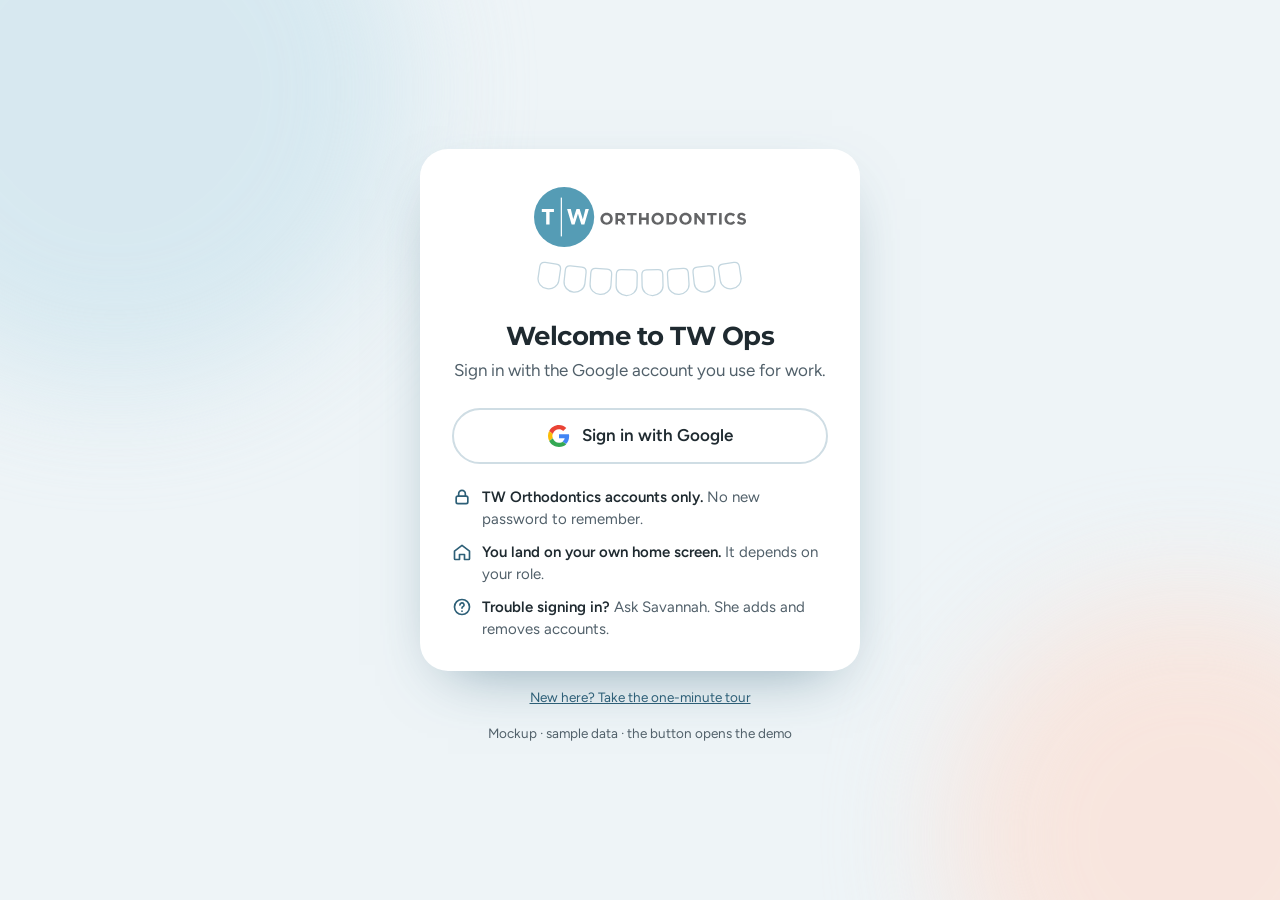
<file: signin.html>
<!DOCTYPE html>
<html lang="en">
<head>
<title>TW Ops · Sign in (mockup)</title>
<meta charset="UTF-8">
<meta name="viewport" content="width=device-width, initial-scale=1">
<link href="https://fonts.googleapis.com/css2?family=Montserrat:wght@600;700&family=Figtree:wght@400;500;600&display=swap" rel="stylesheet">
<link rel="icon" type="image/svg+xml" href="assets/tw-mark.svg">
<link rel="stylesheet" href="assets/styles.css?v=18">
<style>
body{min-height:100vh;display:grid;place-items:center;padding:24px 16px;overflow-x:hidden;position:relative}
.sblob{position:fixed;border-radius:50%;filter:blur(60px);opacity:.75;z-index:0;pointer-events:none}
.sblob.a{width:46vmax;height:46vmax;left:-14vmax;top:-16vmax;background:#cfe5ee;animation:sdrift-a 9s ease-in-out infinite alternate}
.sblob.b{width:38vmax;height:38vmax;right:-12vmax;bottom:-14vmax;background:#fbe1d6;animation:sdrift-b 11s ease-in-out infinite alternate}
@keyframes sdrift-a{to{transform:translate(5vmax,4vmax) scale(1.08)}}
@keyframes sdrift-b{to{transform:translate(-4vmax,-3vmax) scale(1.06)}}
@media (prefers-reduced-motion:reduce){.sblob{animation:none}}
.sbox{position:relative;z-index:1;width:min(440px,100%)}
.si{background:#fff;border-radius:28px;padding:38px 32px 30px;text-align:center;box-shadow:0 22px 60px -28px rgba(45,95,119,.6)}
.si .logo{height:60px;width:auto;display:block;margin:0 auto}
.si .smile{display:block;width:62%;height:auto;margin:14px auto 0}
.si .smile path{fill:#fff;stroke:#c3d6df;stroke-width:1.6}
.si h1{margin:22px 0 6px;font-size:26px}
.si .say{color:var(--muted);margin:0 0 24px;font-size:17px}
.gbtn{display:flex;align-items:center;justify-content:center;gap:12px;width:100%;min-height:56px;border:2px solid #cfdde4;border-radius:999px;background:#fff;padding:0 18px;font-weight:600;font-size:17px;color:var(--ink);text-decoration:none;transition:border-color .15s,box-shadow .15s}
.gbtn:hover{border-color:var(--brand-bright);box-shadow:0 6px 18px -10px rgba(45,95,119,.6)}
.gbtn svg{width:22px;height:22px;flex:none}
.facts{list-style:none;margin:22px 0 0;padding:0;text-align:left;display:grid;gap:10px}
.facts li{display:grid;grid-template-columns:auto 1fr;gap:10px;align-items:start;font-size:15px;color:var(--muted)}
.facts svg{width:20px;height:20px;fill:none;stroke:var(--brand);stroke-width:2;stroke-linecap:round;stroke-linejoin:round;margin-top:1px}
.facts b{color:var(--ink);font-weight:600}
.under{margin-top:16px;text-align:center;font-size:13.5px;color:var(--muted)}
</style>
</head>
<body>
<div class="sblob a"></div><div class="sblob b"></div>
<main class="sbox">
  <div class="si">
    <img class="logo" src="assets/tw-logo.svg" alt="TW Orthodontics">
    <svg class="smile" viewBox="0 0 342 56" aria-hidden="true"><path d="M-13 -10Q-13 -16 -7 -16H7Q13 -16 13 -10V4A13 12 0 0 1 -13 4Z" transform="translate(38.0 22.0) rotate(8.55) scale(1.18)"/><path d="M-13 -10Q-13 -16 -7 -16H7Q13 -16 13 -10V4A13 12 0 0 1 -13 4Z" transform="translate(76.0 26.9) rotate(6.13) scale(1.18)"/><path d="M-13 -10Q-13 -16 -7 -16H7Q13 -16 13 -10V4A13 12 0 0 1 -13 4Z" transform="translate(114.0 30.2) rotate(3.69) scale(1.18)"/><path d="M-13 -10Q-13 -16 -7 -16H7Q13 -16 13 -10V4A13 12 0 0 1 -13 4Z" transform="translate(152.0 31.8) rotate(1.23) scale(1.18)"/><path d="M-13 -10Q-13 -16 -7 -16H7Q13 -16 13 -10V4A13 12 0 0 1 -13 4Z" transform="translate(190.0 31.8) rotate(-1.23) scale(1.18)"/><path d="M-13 -10Q-13 -16 -7 -16H7Q13 -16 13 -10V4A13 12 0 0 1 -13 4Z" transform="translate(228.0 30.2) rotate(-3.69) scale(1.18)"/><path d="M-13 -10Q-13 -16 -7 -16H7Q13 -16 13 -10V4A13 12 0 0 1 -13 4Z" transform="translate(266.0 26.9) rotate(-6.13) scale(1.18)"/><path d="M-13 -10Q-13 -16 -7 -16H7Q13 -16 13 -10V4A13 12 0 0 1 -13 4Z" transform="translate(304.0 22.0) rotate(-8.55) scale(1.18)"/></svg>
    <h1>Welcome to TW Ops</h1>
    <p class="say">Sign in with the Google account you use for work.</p>
    <a class="gbtn" id="go" href="index.html?splash"><svg viewBox="0 0 48 48" aria-hidden="true"><path fill="#EA4335" d="M24 9.5c3.5 0 6.6 1.2 9.1 3.6l6.8-6.8C35.8 2.4 30.3 0 24 0 14.6 0 6.5 5.4 2.6 13.2l7.9 6.2C12.4 13.6 17.7 9.5 24 9.5z"/><path fill="#4285F4" d="M46.1 24.5c0-1.6-.1-3.1-.4-4.5H24v9h12.4c-.5 2.9-2.2 5.3-4.6 6.9l7.5 5.8c4.4-4.1 6.8-10 6.8-17.2z"/><path fill="#FBBC05" d="M10.5 28.6A14.5 14.5 0 0 1 9.5 24c0-1.6.3-3.2.8-4.6l-7.9-6.2A24 24 0 0 0 0 24c0 3.9.9 7.5 2.6 10.8l7.9-6.2z"/><path fill="#34A853" d="M24 48c6.5 0 11.9-2.1 15.900-5.800l-7.500-5.800c-2.100 1.400-4.800 2.300-8.400 2.300-6.300 0-11.600-4.100-13.500-9.900l-7.900 6.200C6.500 42.600 14.600 48 24 48z"/></svg>Sign in with Google</a>
    <ul class="facts">
      <li><svg viewBox="0 0 24 24" aria-hidden="true"><rect x="5" y="11" width="14" height="9" rx="2"/><path d="M8 11V8a4 4 0 0 1 8 0v3"/></svg><span><b>TW Orthodontics accounts only.</b> No new password to remember.</span></li>
      <li><svg viewBox="0 0 24 24" aria-hidden="true"><path d="M3 11l9-7 9 7v9a1 1 0 0 1-1 1h-5v-6H9v6H4a1 1 0 0 1-1-1z"/></svg><span><b>You land on your own home screen.</b> It depends on your role.</span></li>
      <li><svg viewBox="0 0 24 24" aria-hidden="true"><circle cx="12" cy="12" r="9"/><path d="M9.500 9.500a2.500 2.500 0 1 1 3.500 2.300c-.700.300-1 .900-1 1.700M12 17h.010"/></svg><span><b>Trouble signing in?</b> Ask Savannah. She adds and removes accounts.</span></li>
    </ul>
  </div>
  <p class="under"><a href="index.html" id="tourGo">New here? Take the one-minute tour</a></p>
  <p class="under">Mockup · sample data · the button opens the demo</p>
</main>
<script>
// Mockup: go to the home screen of whichever sample person is selected, and play the loading screen as the app opens.
(function () {
  var home = { owners: 'owners.html', ops: 'index.html', lead: 'huddle.html', inv: 'operations.html', team: 'huddle.html' }, role = 'ops';
  try { role = localStorage.getItem('tw_role') || 'ops'; } catch (e) {}
  document.getElementById('go').href = (home[role] || 'index.html') + '?splash';
  document.getElementById('tourGo').addEventListener('click', function () { try { localStorage.setItem('tw_role', 'ops'); sessionStorage.setItem('tw_tour', '0'); sessionStorage.setItem('tw_skip_splash', '1'); } catch (e) {} });
})();
</script>
</body>
</html>
</file>
<file: assets/styles.css>
/* TW Ops mockup — "Friendly" direction, in TW Orthodontics' brand (blue #559cb5, grey #636466, orange #ed6a40, Montserrat; from twortho.com).
   Large type, rounded surfaces, finger-sized buttons, colour only for exceptions. Still a mockup: the foundation is the decision. */
:root{
  --ink:#1f2a30; --fg:#1f2a30; --muted:#51606a; --bg:#eef4f7; --paper:#fff; --line:#dbe6ec; --line2:#edf2f5;
  --brand:#2d5f77; --brand-ink:#244e63; --brand-mid:#3d7a96; --brand-bright:#559cb5; --brand-soft:#e1eff5; --brand-text:#2d5f77;
  --orange:#ed6a40; --orange-soft:#fdeee8;
  --navy:#1f2a30; --teal:#3d7a96; --teal-soft:#e1eff5; --acc:#2d5f77; --acc-soft:#e1eff5; --grad:#1f2a30;
  --green:#1f7a45; --green-soft:#e2f4e9; --amber:#8f5400; --amber-soft:#fff0d6; --red:#b3261e; --red-soft:#fde7e4; --violet:#5b3fc4; --violet-soft:#ece8fb;
  --title:"Montserrat",-apple-system,BlinkMacSystemFont,"Segoe UI",sans-serif; --font:"Figtree",-apple-system,BlinkMacSystemFont,"Segoe UI",Roboto,sans-serif; --mono:ui-monospace,SFMono-Regular,Menlo,Consolas,monospace;
  --r:20px; --shadow:0 1px 2px rgba(31,42,48,.05);
}
*{box-sizing:border-box}
[hidden]{display:none!important}
html,body{margin:0;min-height:100%}
body{font-family:var(--font);font-size:16px;line-height:1.5;color:var(--fg);background:var(--bg);-webkit-font-smoothing:antialiased}
a{color:var(--brand-text)}
:focus-visible{outline:3px solid var(--orange);outline-offset:2px;border-radius:12px}
h1,h2,h3,h4{margin:0;line-height:1.2;font-family:var(--title);font-weight:700;letter-spacing:-.01em}
h1{font-size:28px;letter-spacing:-.02em}
h2{font-size:18px}
h3{font-size:16px}
p{margin:8px 0}
button{font:inherit;cursor:pointer}
.mono{font-family:var(--mono)}

/* shell */
.shell{display:flex;min-height:100vh}
aside.side{width:248px;flex:none;background:#fff;padding:22px 14px 16px;position:sticky;top:0;height:100vh;overflow:auto;display:flex;flex-direction:column;border-radius:0 28px 28px 0}
aside.side .logo{display:block;margin:0 10px 22px;flex:none}
aside.side .logo img{height:38px;width:auto;display:block}
nav.hubs{display:flex;flex-direction:column;gap:4px}
nav.hubs .sec{font-size:13.5px;font-weight:600;color:var(--muted);padding:14px 14px 4px}
nav.hubs a{display:flex;align-items:center;gap:10px;color:#3a4850;text-decoration:none;padding:0 12px;border-radius:14px;font-weight:500;min-height:46px;white-space:nowrap}
nav.hubs a svg{width:20px;height:20px;flex:none}
nav.hubs a:hover{background:var(--bg)}
nav.hubs a.on{background:var(--brand);color:#fff;font-weight:600}
nav.hubs a.locked{opacity:.4;pointer-events:none}
nav.hubs a .cnt{margin-left:auto;background:var(--orange);color:var(--on-accent,var(--ink));font-size:12.5px;font-weight:700;border-radius:999px;min-width:24px;height:24px;display:grid;place-items:center;padding:0 7px}
.sidefoot{margin-top:auto;padding:14px 4px 10px}
.sidefoot a{display:flex;align-items:center;gap:10px;color:var(--muted);text-decoration:none;font-size:14.5px;font-weight:500;padding:0 10px;min-height:40px;border-radius:12px}
.sidefoot a:hover{background:var(--bg);color:var(--ink)}
.sidefoot svg{width:17px;height:17px}
.who{display:flex;align-items:center;gap:12px;padding:12px;background:var(--bg);border-radius:16px;font-size:14px;color:var(--muted);flex:none;text-decoration:none;min-height:64px}
.who:hover{background:var(--brand-soft)}
.who.on{background:var(--brand-soft);box-shadow:inset 0 0 0 2px var(--brand-bright)}
.who .go{margin-left:auto;color:var(--muted);font-size:18px}
.who b{display:block;color:var(--ink);font-size:15px;font-weight:600}
.avatar{width:40px;height:40px;border-radius:50%;background:var(--brand-bright);color:#fff;display:grid;place-items:center;font-weight:700;font-size:14px;flex:none;font-family:var(--title)}
main{flex:1;min-width:0}
/* phone and small tablet: a slim top bar, and the sidebar becomes a menu that slides in */
.mtop,.mback,.mclose{display:none}
@media (max-width:900px){
  .shell{display:block}
  .mtop{display:flex;align-items:center;gap:10px;position:sticky;top:0;z-index:30;background:#fff;padding:8px 10px;border-radius:0 0 20px 20px;box-shadow:0 2px 10px -6px rgba(31,42,48,.3)}
  .mbtn,.mclose{width:46px;height:46px;border-radius:14px;border:0;background:var(--bg);color:var(--ink);display:grid;place-items:center;flex:none}
  .mbtn svg,.mclose svg{width:22px;height:22px}
  .mlogo{display:block;flex:none}.mlogo img{width:34px;height:34px;display:block}
  .mtitle{font-family:var(--title);font-weight:700;font-size:17px;flex:1;min-width:0;white-space:nowrap;overflow:hidden;text-overflow:ellipsis}
  .mme{flex:none;text-decoration:none}
  aside.side{position:fixed;inset:0 auto 0 0;z-index:70;width:min(320px,86vw);height:100%;border-radius:0 28px 28px 0;transform:translateX(-105%);transition:transform .22s ease;box-shadow:12px 0 40px rgba(31,42,48,.25);visibility:hidden}
  body.menu-open aside.side{transform:none;visibility:visible}
  .mclose{display:grid;align-self:flex-end;margin-bottom:6px}
  .mback{position:fixed;inset:0;background:rgba(31,42,48,.4);z-index:65}
  body.menu-open .mback{display:block}
  body.menu-open{overflow:hidden}
  nav.hubs a{min-height:50px}
}
@media (prefers-reduced-motion:reduce){aside.side{transition:none}}

/* page */
.wrap{max-width:1040px;margin:0 auto;padding:26px 34px 40px}
@media (max-width:640px){.wrap{padding:16px 14px 30px}}
.pagehead{display:flex;flex-wrap:wrap;justify-content:space-between;align-items:flex-end;gap:14px;margin-bottom:18px}
.pagehead>div:last-child{display:flex;flex-wrap:wrap;align-items:center;gap:8px}
.pagehead>div:first-child{display:block}
.pagehead .sub{color:var(--muted);font-size:15px}
.lbl{font-size:14.5px;font-weight:500;color:var(--muted)}
.lede{font-size:18px;margin:6px 0 0}
.lede b{font-weight:600}
.hint{font-family:var(--font);font-weight:400;font-size:15px;color:var(--muted);letter-spacing:0}
h2.sec{display:flex;align-items:center;flex-wrap:wrap;gap:8px;margin:30px 4px 12px;font-size:19px}

/* hero banner */
.pagehead.hero{background:linear-gradient(120deg,var(--brand-deep,#244e63) 0%,var(--brand) 45%,var(--brand-mid) 100%);color:#fff;border-radius:26px;padding:26px 30px;align-items:center;position:relative;overflow:hidden;gap:20px 28px}
.pagehead.hero::after{content:"";position:absolute;right:-70px;top:-110px;width:240px;height:240px;border-radius:50%;background:rgba(255,255,255,.05);pointer-events:none}
.pagehead.hero>div{position:relative;z-index:1}
.pagehead.hero>div:first-child{flex:1 1 340px}
.hero .lbl{color:#fff;opacity:.92}
.hero h1{font-size:32px;margin:4px 0 6px}
.hero .lede{color:#fff}
.hero .btn{background:rgba(255,255,255,.16);border-color:transparent;color:#fff}
.hero .btn:hover{background:rgba(255,255,255,.26)}
.hero .pill{background:rgba(255,255,255,.18);color:#fff}
.hero .uth{background:transparent;border-color:#fff;color:#fff}
.chips{display:flex;flex-wrap:wrap;gap:10px}
.chip{background:rgba(255,255,255,.16);border-radius:18px;padding:12px 16px;min-width:108px}
.chip b{display:block;font-family:var(--title);font-size:24px;font-weight:700;line-height:1.1;font-variant-numeric:tabular-nums}
.chip span{font-size:13.5px;display:flex;align-items:center;gap:6px}

/* surfaces */
.grid{display:grid;gap:12px}
.g4{grid-template-columns:repeat(4,1fr)} .g3{grid-template-columns:repeat(3,1fr)} .g2{grid-template-columns:1fr 1fr}
@media (max-width:1100px){.g4{grid-template-columns:1fr 1fr}.g3{grid-template-columns:1fr 1fr}}
@media (max-width:640px){.g4,.g3,.g2{grid-template-columns:1fr}}
.card{background:var(--paper);border-radius:var(--r);padding:18px 20px;position:relative;min-width:0;box-shadow:var(--shadow)}
.card .card{box-shadow:none;background:var(--bg);border-radius:14px}
.card h2,.card h3{display:flex;align-items:center;gap:8px;flex-wrap:wrap;margin-bottom:8px}
.card.accent{background:var(--brand-soft)}
.kpi{font-family:var(--title);font-size:30px;font-weight:700;letter-spacing:-.02em;font-variant-numeric:tabular-nums;line-height:1.1;margin-top:6px}
.kpi small{font-family:var(--font);font-size:14.5px;font-weight:500;color:var(--muted);margin-left:6px;letter-spacing:0}
.row{display:flex;justify-content:space-between;align-items:center;gap:12px;padding:10px 0;border-top:1px solid var(--line2);font-size:15.5px}
.row:first-of-type{border-top:0}
.row b{font-variant-numeric:tabular-nums;font-weight:600;text-align:right}
.row span b{text-align:left}
.pill{display:inline-flex;align-items:center;font-size:13.5px;font-weight:600;padding:4px 12px;border-radius:999px;white-space:nowrap}
.ok{background:var(--green-soft);color:var(--green)} .warn{background:var(--amber-soft);color:var(--amber)} .bad{background:var(--red-soft);color:var(--red)} .launch{background:var(--violet-soft);color:var(--violet)} .info{background:var(--brand-soft);color:var(--brand)} .gray{background:var(--line2);color:var(--muted)}
.btn{display:inline-flex;align-items:center;justify-content:center;gap:6px;border:2px solid var(--btn-line,#cfdde4);background:#fff;border-radius:999px;padding:0 20px;min-height:46px;font-weight:600;font-size:15.5px;color:var(--brand);text-decoration:none;white-space:nowrap}
.btn:hover{background:var(--bg)}
.btn.pri{background:var(--brand);border-color:var(--brand);color:#fff}
.btn.pri:hover{background:var(--brand-ink);border-color:var(--brand-ink)}
.btn.sm{min-height:38px;padding:0 14px;font-size:14.5px}
.bar{height:8px;border-radius:999px;background:var(--line2);overflow:hidden;margin:6px 0 2px}
.bar i{display:block;height:100%;background:var(--brand-bright);border-radius:999px}
.bar.warn i{background:#b46a00} .bar.bad i{background:var(--red)} .bar.launch i{background:var(--violet)}
.chk{list-style:none;margin:0;padding:0}
.chk li{display:flex;align-items:center;gap:14px;padding:12px 0;border-top:1px solid var(--line2);min-height:50px}
.chk li:first-child{border-top:0}
.chk input{width:24px;height:24px;accent-color:var(--brand);flex:none}
.chk label{cursor:pointer}
.chk .by{margin-left:auto;color:var(--muted);font-size:14px;white-space:nowrap}
table{border-collapse:collapse;width:100%;font-size:15.5px;background:transparent}
th,td{padding:11px 10px;border-bottom:1px solid var(--line2);text-align:left;vertical-align:top}
th{font-size:14px;color:var(--muted);font-weight:600}
tr:last-child td{border-bottom:0}
td:last-child{white-space:nowrap}
.scroll{overflow-x:auto}
.muted{color:var(--muted)}
.small{font-size:14px}
.locked-page{background:#fff;border-radius:var(--r);padding:56px 24px;text-align:center;color:var(--muted)}
.locked-page h2{color:var(--ink);margin-bottom:8px}

/* needs-you list */
.todo{list-style:none;margin:0;padding:0}
.todo li{display:flex;align-items:center;flex-wrap:wrap;gap:12px 16px;background:#fff;border-radius:20px;padding:16px 18px;margin-bottom:10px;box-shadow:var(--shadow)}
.ic{width:48px;height:48px;border-radius:50%;display:grid;place-items:center;flex:none;background:var(--line2);color:var(--muted)}
.ic svg{width:22px;height:22px;fill:none;stroke:currentColor;stroke-width:2;stroke-linecap:round;stroke-linejoin:round}
.s-bad .ic{background:var(--red-soft);color:var(--red)} .s-warn .ic{background:var(--amber-soft);color:var(--amber)} .s-you .ic{background:var(--brand-soft);color:var(--brand)}
.todo .t{flex:1 1 300px;min-width:0}
.todo .t b{display:block;font-size:17px;font-weight:600}
.todo .t span{color:var(--muted);font-size:15px}
.todo .act{display:flex;align-items:center;gap:14px;flex:none}
.todo .more{font-size:15px;font-weight:600;color:var(--brand-text);text-decoration:none;padding:10px 2px}
.todo .more:hover{text-decoration:underline}
.todo li.done{background:var(--green-soft);box-shadow:none}
.todo li.done .ic{background:#fff;color:var(--green)}
.todo li.done .t b{text-decoration:line-through;font-weight:500}

.clear{background:var(--green-soft);color:var(--green);font-weight:600;border-radius:20px;padding:16px 18px;margin:0}

/* office cards with progress rings */
.offs{display:grid;grid-template-columns:repeat(4,1fr);gap:12px}
.offs.three{grid-template-columns:repeat(3,1fr)}
@media (max-width:1000px){.offs,.offs.three{grid-template-columns:1fr 1fr}}
.offs>*{min-width:0}
/* on a phone each office is one row: ring on the left, details on the right */
@media (max-width:560px){
  .offs,.offs.three{grid-template-columns:1fr}
  .offs .off{display:grid;grid-template-columns:auto minmax(0,1fr);column-gap:14px;align-items:center;text-align:left;padding:14px}
  .offs .off .ring{margin:0;grid-column:1;grid-row:1 / span 4;align-self:center}
  .offs .off>:not(.ring){grid-column:2}
  .offs .off small{margin:2px 0 8px}
  .offs .off .pill,.offs .off .streak{white-space:normal;justify-self:start}
  .offs .off .sk{margin-top:6px}
}
.row .cs{white-space:normal;text-align:right}
.off{background:#fff;border-radius:20px;padding:18px 14px 16px;text-align:center;box-shadow:var(--shadow);display:block;text-decoration:none;color:inherit;transition:box-shadow .15s}
.off:hover{box-shadow:0 10px 24px -14px rgba(45,95,119,.55)}
.off.static{cursor:default}.off.static:hover{box-shadow:var(--shadow)}
.ring{width:84px;height:84px;margin:0 auto 10px;position:relative}
.ring svg{width:84px;height:84px;transform:rotate(-90deg)}
.ring circle{fill:none;stroke-width:9;stroke-linecap:round}
.ring .trk{stroke:var(--brand-soft)}.ring .val{stroke:var(--brand-bright)}
.ring.r-bad .trk{stroke:#f1e3e1}.ring.r-bad .val{stroke:var(--red)}.ring.r-warn .trk{stroke:#f5ead6}.ring.r-warn .val{stroke:#b46a00}.ring.r-launch .trk{stroke:var(--violet-soft)}.ring.r-launch .val{stroke:var(--violet)}
.ring b{position:absolute;inset:0;display:grid;place-items:center;font-family:var(--title);font-size:17px;font-weight:700;font-variant-numeric:tabular-nums}
.off h3{font-size:16px}
.off small{display:block;color:var(--muted);font-size:14px;margin:2px 0 10px}

/* one attention line at the top of every hub */
.attn{display:flex;align-items:center;flex-wrap:wrap;gap:10px 14px;background:#fff;border-radius:18px;padding:12px 16px;margin:0 0 14px;box-shadow:var(--shadow)}
.attn .tag{font-size:13.5px;font-weight:600;border-radius:999px;padding:4px 12px;background:var(--amber-soft);color:var(--amber);flex:none}
.attn.a-bad .tag{background:var(--red-soft);color:var(--red)} .attn.a-ok .tag{background:var(--green-soft);color:var(--green)}
.attn .msg{flex:1 1 300px;min-width:0}
.attn .msg b{font-weight:600}
.attn .msg span{color:var(--muted)}

/* explain mode (hidden unless the switch is on) */
.uth{display:none;align-items:center;justify-content:center;width:24px;height:24px;border-radius:50%;border:2px solid var(--brand-mid);background:#fff;color:var(--brand);font-weight:700;font-size:12px;padding:0;flex:none;font-family:var(--font);vertical-align:middle}
body.explain .uth{display:inline-flex}
.uth:hover{background:var(--brand);color:#fff}
.drawer{position:fixed;inset:0 0 0 auto;width:min(440px,100%);background:#fff;z-index:50;box-shadow:-12px 0 40px rgba(31,42,48,.2);transform:translateX(100%);transition:transform .2s;overflow:auto;padding:20px 20px 40px;border-radius:26px 0 0 26px}
.drawer.open{transform:none}
@media (prefers-reduced-motion:reduce){.drawer,.off{transition:none}}
.drawer header{display:flex;justify-content:space-between;align-items:center;gap:10px;margin-bottom:12px}
.drawer header h2{font-size:17px}
.drawer .x{border:2px solid var(--btn-line,#cfdde4);background:#fff;border-radius:999px;padding:0 16px;min-height:40px;font-weight:600;font-size:14.5px;color:var(--brand)}
.drawer .note{background:var(--bg);border-radius:14px;padding:11px 14px;font-size:14.5px;margin-bottom:12px;color:#3a4850}
.hood{background:var(--bg);border-radius:16px;padding:13px 15px;margin:10px 0;scroll-margin-top:12px;border:2px solid transparent}
.hood.hl{border-color:var(--orange);background:#fff}
.hood .what{font-weight:600;display:flex;gap:10px;align-items:center}
.hood .num{width:24px;height:24px;border-radius:50%;background:var(--brand);color:#fff;display:inline-flex;align-items:center;justify-content:center;font-size:12px;font-weight:700;flex:none}
.hood .how{font-size:15px;margin-top:6px;color:#3a4850}
.hood .svc{display:flex;flex-wrap:wrap;gap:5px;margin-top:9px}
.svc span{font-size:12.5px;font-weight:600;padding:3px 9px;border-radius:999px;background:#fff;color:var(--muted)}
.svc span.db{background:#e3ecff;color:#1d4ed8}.svc span.job{background:var(--violet-soft);color:var(--violet)}.svc span.mail{background:var(--amber-soft);color:var(--amber)}.svc span.ai{background:#ffe4ee;color:#a3154f}.svc span.auth{background:var(--green-soft);color:var(--green)}.svc span.vault{background:#fff6cc;color:#7a5900}.svc span.ext{background:#fff;color:#3a4850}
.backdrop{position:fixed;inset:0;background:rgba(31,42,48,.35);z-index:45;display:none}
.backdrop.open{display:block}
.toast{position:fixed;left:50%;bottom:84px;transform:translateX(-50%) translateY(8px);background:var(--ink);color:#fff;padding:12px 18px;border-radius:999px;font-size:15px;font-weight:500;box-shadow:0 10px 24px -8px rgba(0,0,0,.4);opacity:0;transition:opacity .15s,transform .15s;z-index:60;max-width:min(92vw,560px);text-align:center;pointer-events:none}
.toast.show{opacity:1;transform:translateX(-50%)}
footer.ft{max-width:1040px;margin:0 auto;padding:10px 34px 96px;color:var(--muted);font-size:13.5px}

/* demo controls: kept out of the product chrome */
.demobar{position:fixed;left:272px;bottom:16px;z-index:40;display:flex;align-items:center;gap:6px;background:var(--ink);color:#fff;border-radius:999px;padding:6px 8px 6px 16px;font-size:13.5px;box-shadow:0 10px 24px -10px rgba(0,0,0,.5)}
.demobar .mock{display:inline-flex;align-items:center;gap:8px;font-weight:600;white-space:nowrap;margin-right:6px}
.demobar .mock i{width:8px;height:8px;border-radius:50%;background:var(--orange)}
.demobar label{display:inline-flex;align-items:center;gap:8px;white-space:nowrap}
.demobar select{font:inherit;font-size:13.5px;color:#fff;background:rgba(255,255,255,.14);border:0;border-radius:999px;padding:0 10px;min-height:36px;max-width:230px}
.demobar select option{color:var(--ink);background:#fff}
.explain-btn{display:inline-flex;align-items:center;gap:8px;font-size:13.5px;font-weight:600;color:#fff;border:0;border-radius:999px;padding:0 12px 0 8px;min-height:36px;background:rgba(255,255,255,.14);white-space:nowrap}
.explain-btn .sw{width:32px;height:20px;border-radius:999px;background:#6b7780;position:relative;transition:background .15s;flex:none}
.explain-btn .sw::after{content:"";position:absolute;top:2px;left:2px;width:16px;height:16px;border-radius:50%;background:#fff;transition:left .15s}
body.explain .explain-btn .sw{background:var(--orange)} body.explain .explain-btn .sw::after{left:14px}
@media (max-width:900px){.demobar{left:10px;right:10px;justify-content:space-between;padding-left:14px}.demobar .x{display:none}.demobar select{max-width:120px}}

/* how-it-works */
.hiw figure{margin:16px 0}
.hiw figure svg{display:block;width:100%;height:auto;background:#fff;border-radius:var(--r)}
.hiw figcaption{font-size:14px;color:var(--muted);margin-top:8px}
.steps{list-style:none;padding:0;margin:12px 0;counter-reset:s}
.steps li{display:grid;grid-template-columns:40px 1fr;gap:12px;padding:12px 0;border-top:1px solid var(--line)}
.steps li::before{counter-increment:s;content:counter(s);font-weight:700;font-size:16px;color:#fff;background:var(--brand);width:32px;height:32px;border-radius:50%;display:grid;place-items:center;font-family:var(--title)}
.steps b{display:block;font-size:16px}
.prose{max-width:72ch}
.motto{font-family:var(--title);font-weight:600;color:var(--brand)}

/* profile and colour scheme picker (class names no page styles: lesson from Home-Brace) */
.pf-top{display:flex;align-items:center;gap:16px;margin-bottom:6px}
.pf-av{width:72px;height:72px;border-radius:50%;background:var(--brand-bright);color:#fff;display:grid;place-items:center;font-family:var(--title);font-weight:700;font-size:24px;flex:none}
.pf-top b{display:block;font-family:var(--title);font-size:20px}
.tsw-grid{display:grid;grid-template-columns:repeat(auto-fill,minmax(150px,1fr));gap:10px;margin-top:12px}
.tsw{font:inherit;text-align:left;background:#fff;border:2px solid var(--line);border-radius:18px;padding:8px 8px 10px;cursor:pointer;min-height:104px;color:var(--ink)}
.tsw:hover{border-color:var(--brand-bright)}
.tsw[aria-checked="true"]{border-color:var(--brand);box-shadow:0 0 0 3px var(--brand-soft)}
.tsw-prev{display:flex;align-items:center;justify-content:flex-end;height:48px;border-radius:12px;padding:0 10px}
.tsw-prev i{width:20px;height:20px;border-radius:50%;border:2px solid rgba(255,255,255,.85)}
.tsw-name{display:flex;align-items:center;justify-content:space-between;gap:6px;font-weight:600;font-size:15px;margin:8px 4px 0}
.tsw-name em{font-style:normal;font-size:13px;font-weight:600;color:var(--brand);visibility:hidden}
.tsw[data-id="tw"] .tsw-name em{visibility:visible;color:var(--muted)}
.tsw[aria-checked="true"] .tsw-name em{visibility:visible}

/* shared by the hub pages: small counts, status chips, value bars */
.stats{display:flex;flex-wrap:wrap;gap:8px}
.stat{background:#fff;border-radius:16px;padding:8px 14px;box-shadow:var(--shadow);font-size:14px;color:var(--muted)}
.stat b{font-family:var(--title);font-size:18px;color:var(--ink);margin-right:6px;font-variant-numeric:tabular-nums}
.stat.late b{color:var(--red)} .stat.soon b{color:var(--amber)}
.cs{display:inline-flex;align-items:center;gap:7px;font-size:14.5px;font-weight:600;white-space:nowrap}
.cs svg{width:18px;height:18px;flex:none;fill:none;stroke:currentColor;stroke-width:2.2;stroke-linecap:round;stroke-linejoin:round}
.cs.done{color:var(--muted);font-weight:500} .cs.done svg{color:var(--green)}
.cs.due{color:var(--amber);background:var(--amber-soft);border-radius:999px;padding:4px 11px 4px 8px}
.cs.late{color:var(--red);background:var(--red-soft);border-radius:999px;padding:4px 11px 4px 8px}
.vrow{display:grid;grid-template-columns:130px minmax(0,1fr) auto;align-items:center;gap:14px;padding:12px 0;border-top:1px solid var(--line2)}
.vrow:first-of-type{border-top:0}
.vrow>b:first-child{font-family:var(--title);font-size:16px}
.vrow .num{text-align:right;white-space:nowrap}
.vrow .num b{font-family:var(--title);font-size:17px;font-variant-numeric:tabular-nums}
.vrow .num span{display:block;font-size:13.5px;color:var(--muted)}
.vrow .num span.w{color:var(--amber);font-weight:600}
.vbar{height:10px;border-radius:999px;background:var(--line2);overflow:hidden}
.vbar i{display:block;height:100%;border-radius:999px;background:var(--brand-bright)}
.vbar.w i{background:#b46a00}
@media (max-width:560px){.vrow{grid-template-columns:1fr auto}.vrow .vbar,.vrow .dv{grid-column:1/-1;grid-row:2}}

/* photo avatars */
.avatar.has-photo,.pf-av.has-photo{background:var(--line2);overflow:hidden;padding:0}
.avatar img,.pf-av img{width:100%;height:100%;object-fit:cover;display:block}
/* streaks */
.streak{display:inline-flex;align-items:center;gap:6px;font-size:13.5px;font-weight:600;border-radius:999px;padding:3px 10px 3px 8px;background:var(--orange-soft);color:#a8431f;white-space:nowrap}
.streak svg{width:15px;height:15px;fill:none;stroke:currentColor;stroke-width:2;stroke-linecap:round;stroke-linejoin:round;flex:none}
.streak.none{background:var(--line2);color:var(--muted)}
.hero .streak{background:rgba(255,255,255,.18);color:#fff}
/* celebration burst */
.burst{position:fixed;z-index:80;pointer-events:none;width:0;height:0}
.burst i{position:absolute;left:-5px;top:-5px;width:10px;height:10px;border-radius:50%;opacity:0;animation:burst .95s cubic-bezier(.15,.8,.3,1) forwards}
.burst i.st{border-radius:2px}
@keyframes burst{0%{transform:translate(0,0) scale(.4);opacity:1}70%{opacity:1}100%{transform:translate(var(--dx),var(--dy)) scale(1);opacity:0}}
/* tour */
.tour-btn{font:inherit;font-size:13.5px;font-weight:600;color:var(--ink);background:#fff;border:0;border-radius:999px;padding:0 14px;min-height:36px;white-space:nowrap}
.tour-hole{position:fixed;z-index:90;border-radius:22px;box-shadow:0 0 0 9999px rgba(31,42,48,.58),0 0 0 3px var(--orange);pointer-events:none;transition:left .25s ease,top .25s ease,width .25s ease,height .25s ease}
.tour-card{position:fixed;z-index:95;width:min(370px,calc(100vw - 24px));background:#fff;border-radius:20px;padding:16px 18px 14px;box-shadow:0 18px 50px -12px rgba(0,0,0,.45);outline:0}
.tour-card .tc-n{font-size:13.5px;font-weight:600;color:var(--brand)}
.tour-card h3{font-size:19px;margin:2px 0 6px}
.tour-card p{margin:0;font-size:15.5px}
.tour-card .tc-b{display:flex;align-items:center;justify-content:space-between;gap:10px;margin-top:14px}
.tour-card .tc-end{font:inherit;font-size:14.5px;font-weight:600;color:var(--muted);background:transparent;border:0;min-height:38px;padding:0 4px}
body.touring .demobar{display:none}
@media (max-width:700px){.tour-card{left:10px;right:10px;bottom:10px;width:auto}}
@media (prefers-reduced-motion:reduce){.tour-hole{transition:none}}
@media (max-width:900px){.demobar .tour-btn{padding:0 12px}.explain-btn .t{display:none}.explain-btn{padding:0 8px}}

.off .sk{margin-top:8px}

/* the mockup bar tucks away so it never has to sit on top of what you are reading */
.bar-min{width:32px;height:32px;border-radius:50%;border:0;background:transparent;color:#fff;display:grid;place-items:center;flex:none;opacity:.8}
.bar-min:hover{opacity:1;background:rgba(255,255,255,.14)}
.bar-min svg{width:15px;height:15px}
.demobar.min{padding:6px 14px;gap:0}
.demobar.min>:not(.mock){display:none}
.demobar.min .mock{margin:0;cursor:pointer}
.demobar.min .mock .x{display:none}
.demobar.min .mock::after{content:"· show controls";font-weight:500;opacity:.8;margin-left:6px}
@media (max-width:900px){.demobar.min{right:auto}}
.drawer .note.when{background:var(--brand-soft);color:var(--brand)}

/* grid children may always shrink, so nothing pushes a page sideways on a small phone */
.grid>*,.offs>*,.tsw-grid>*{min-width:0}
</file>
